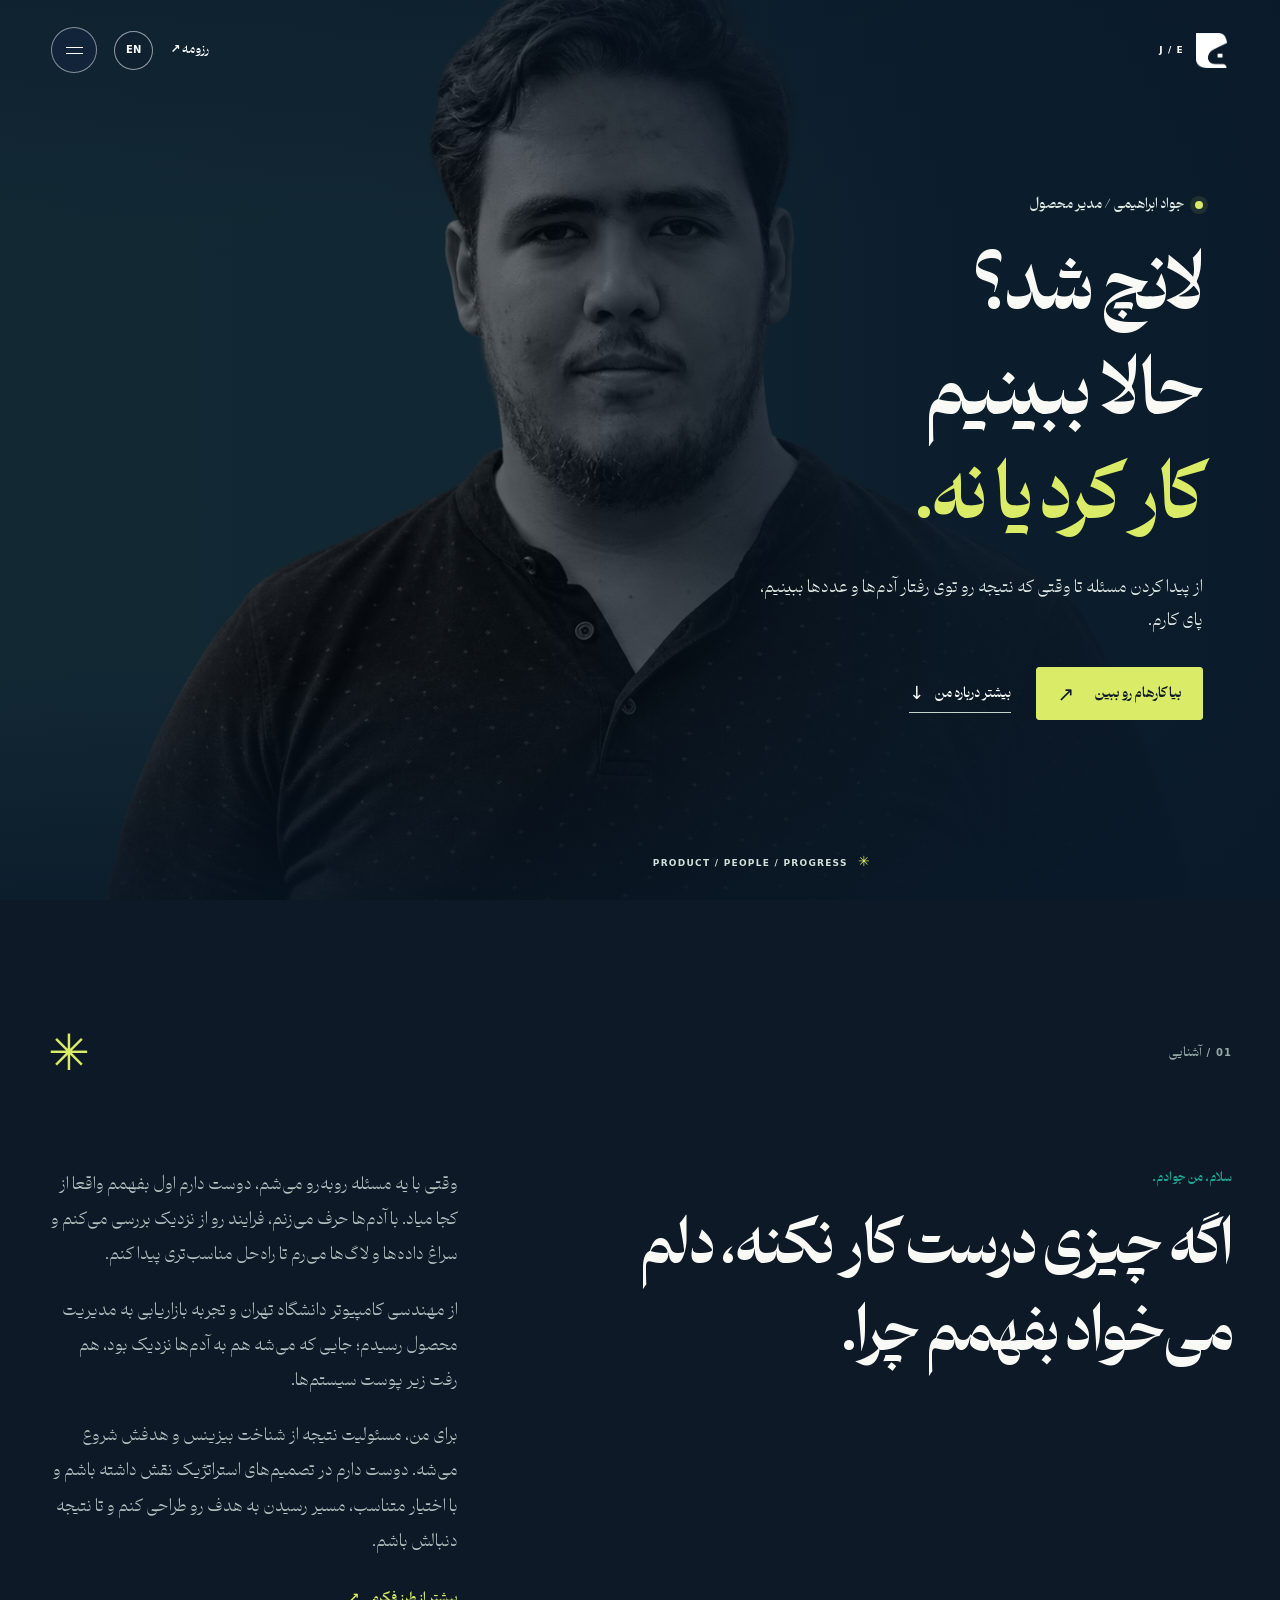
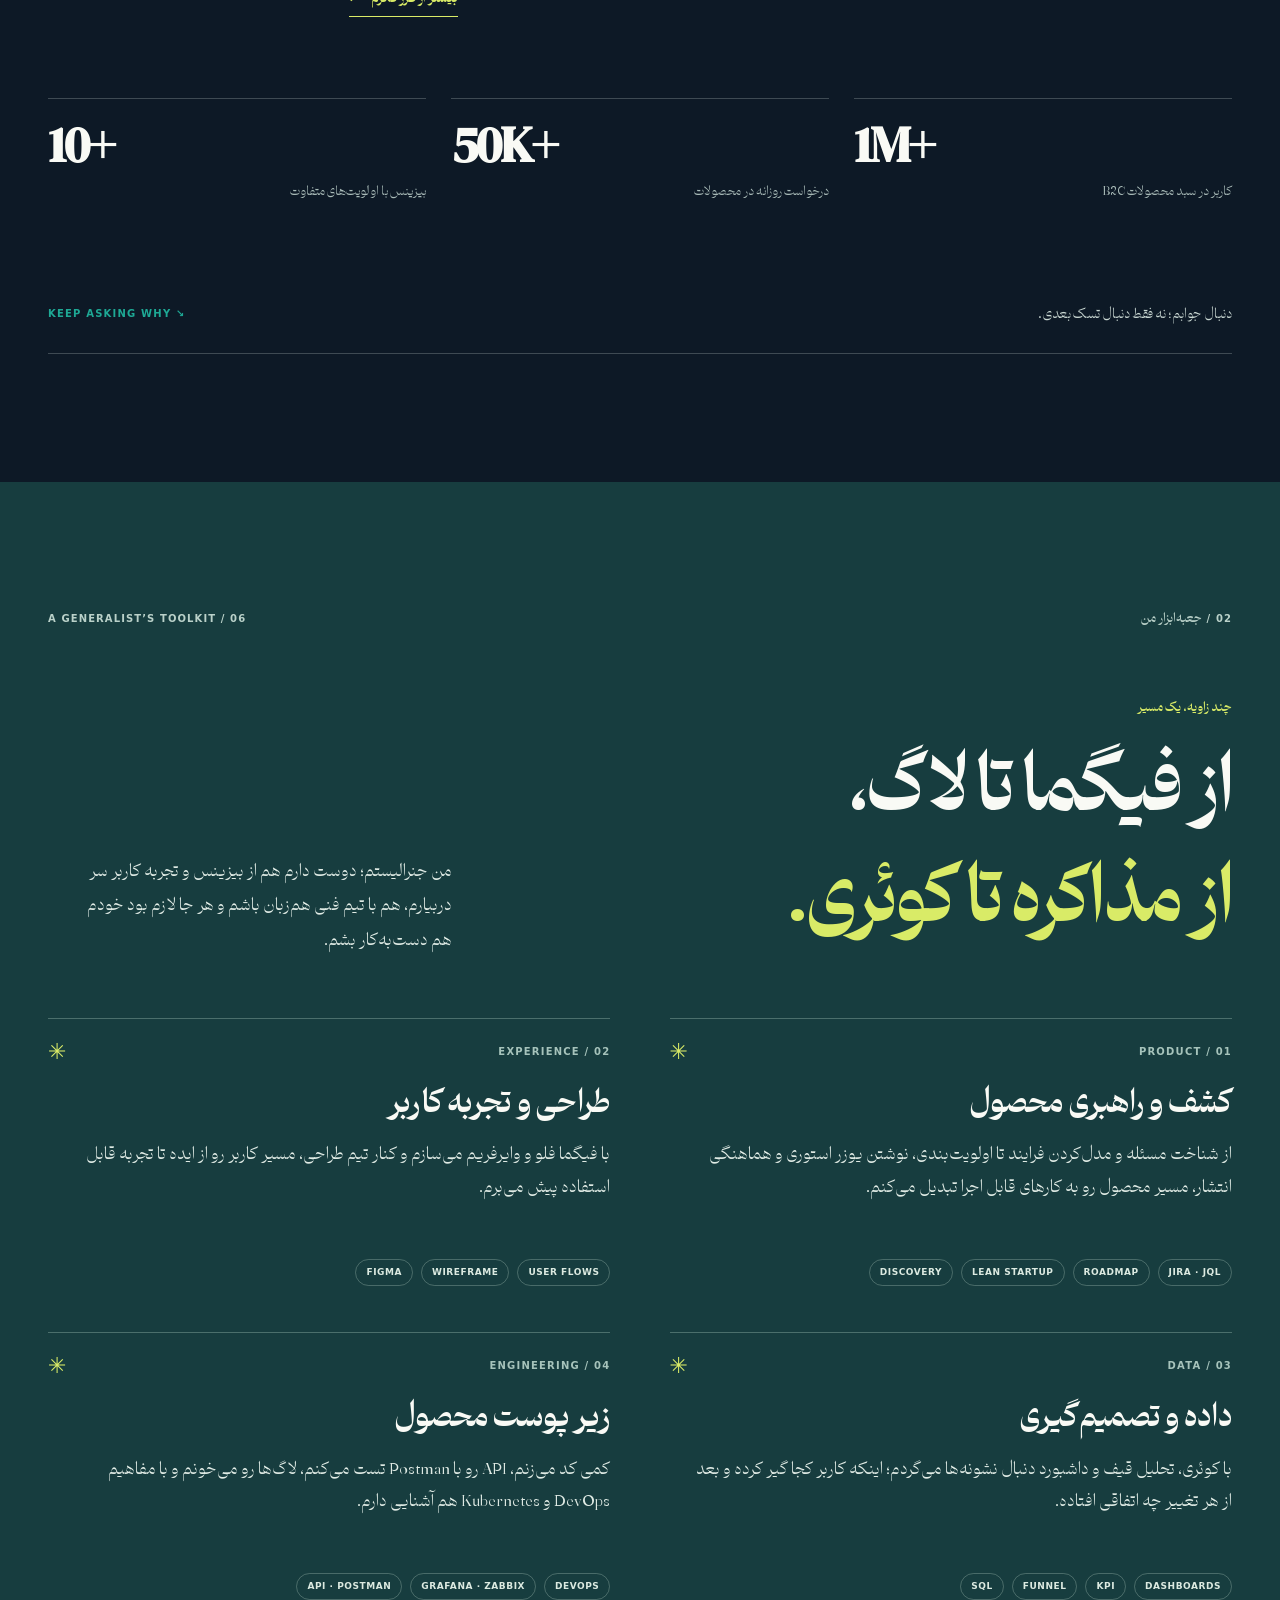
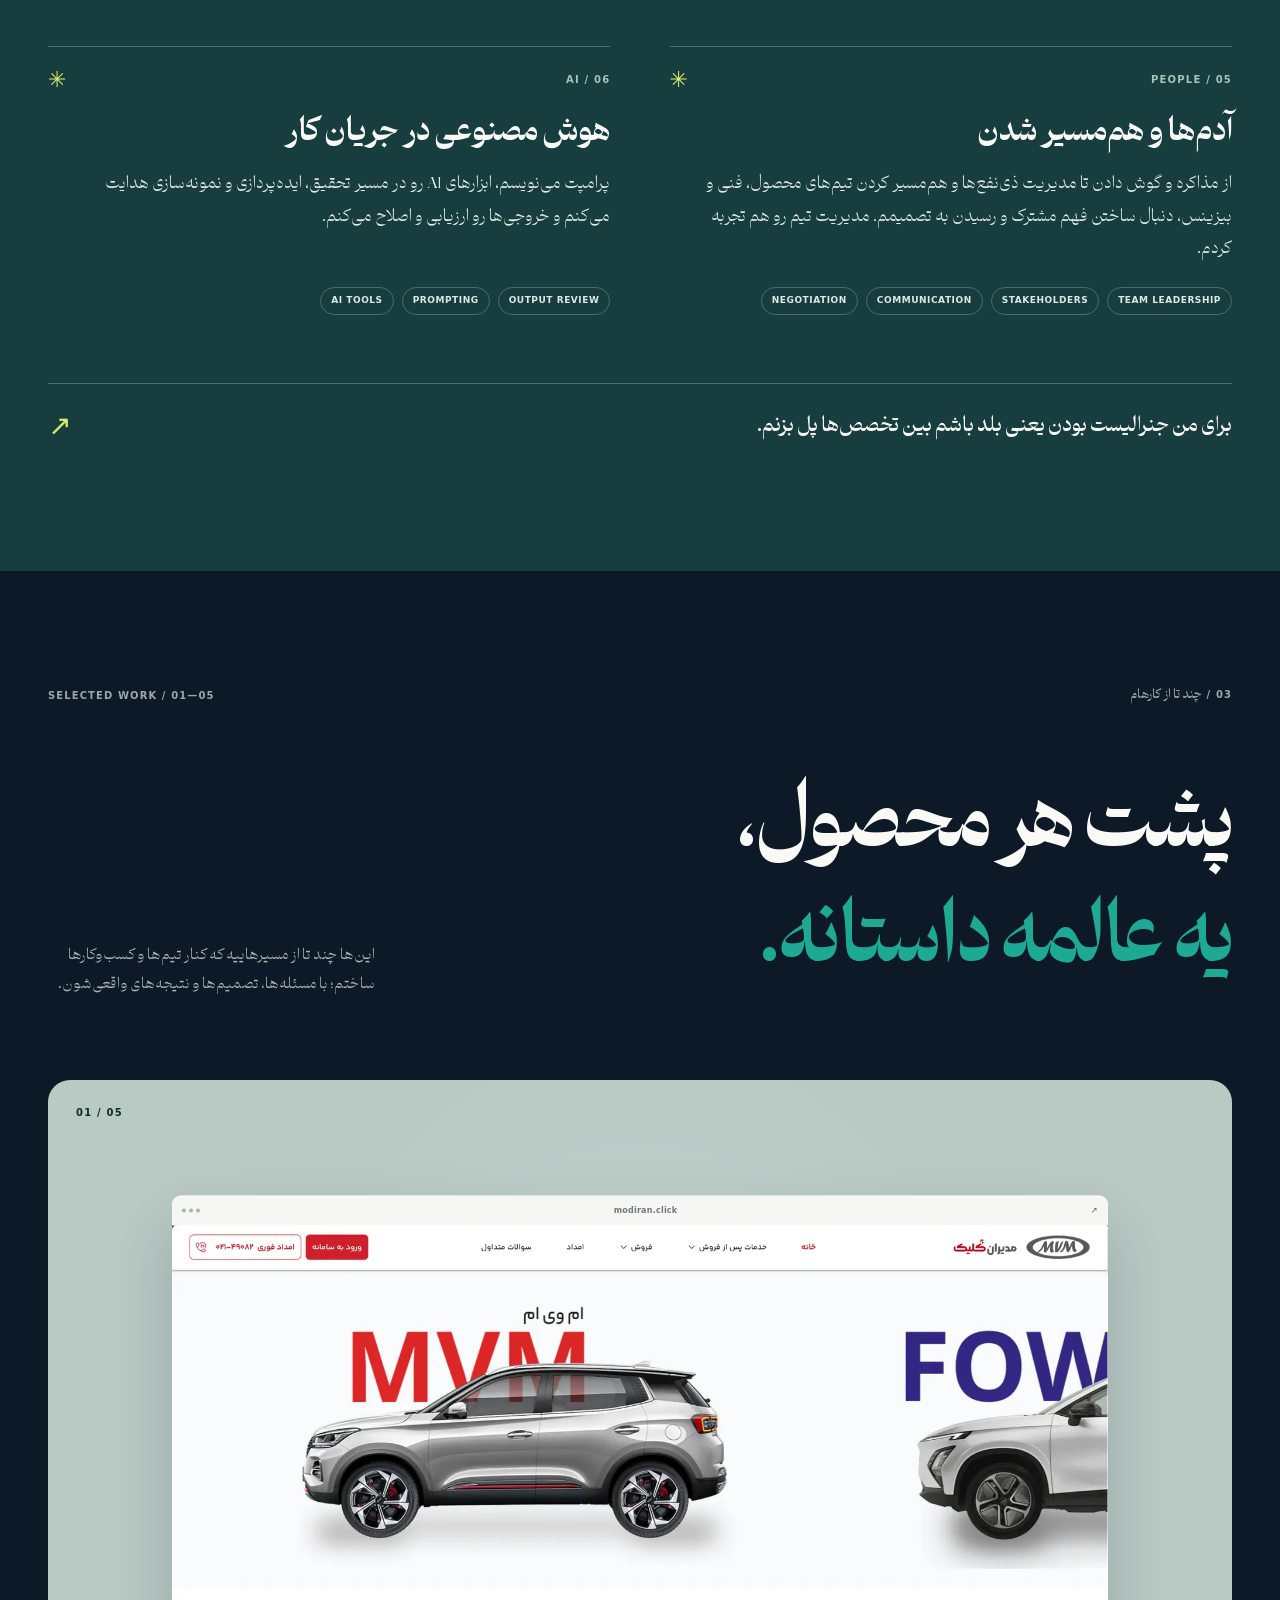
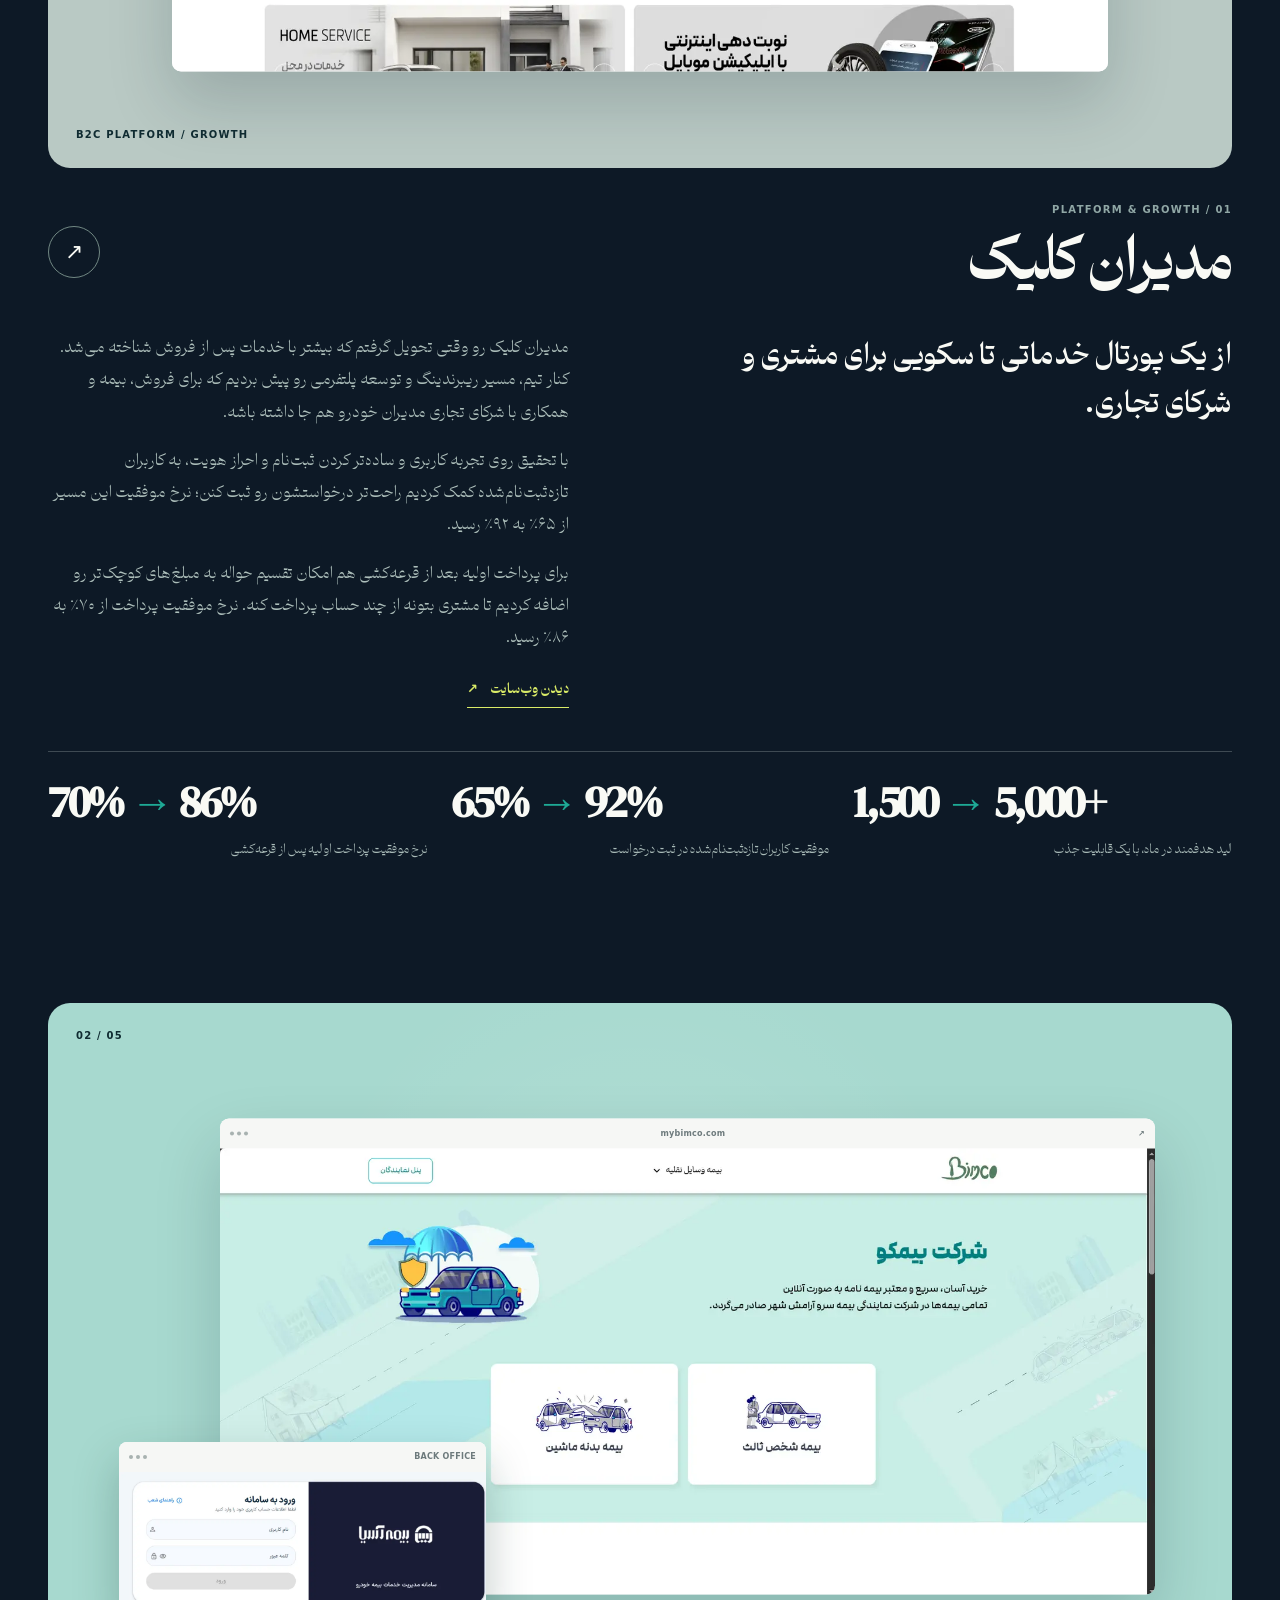
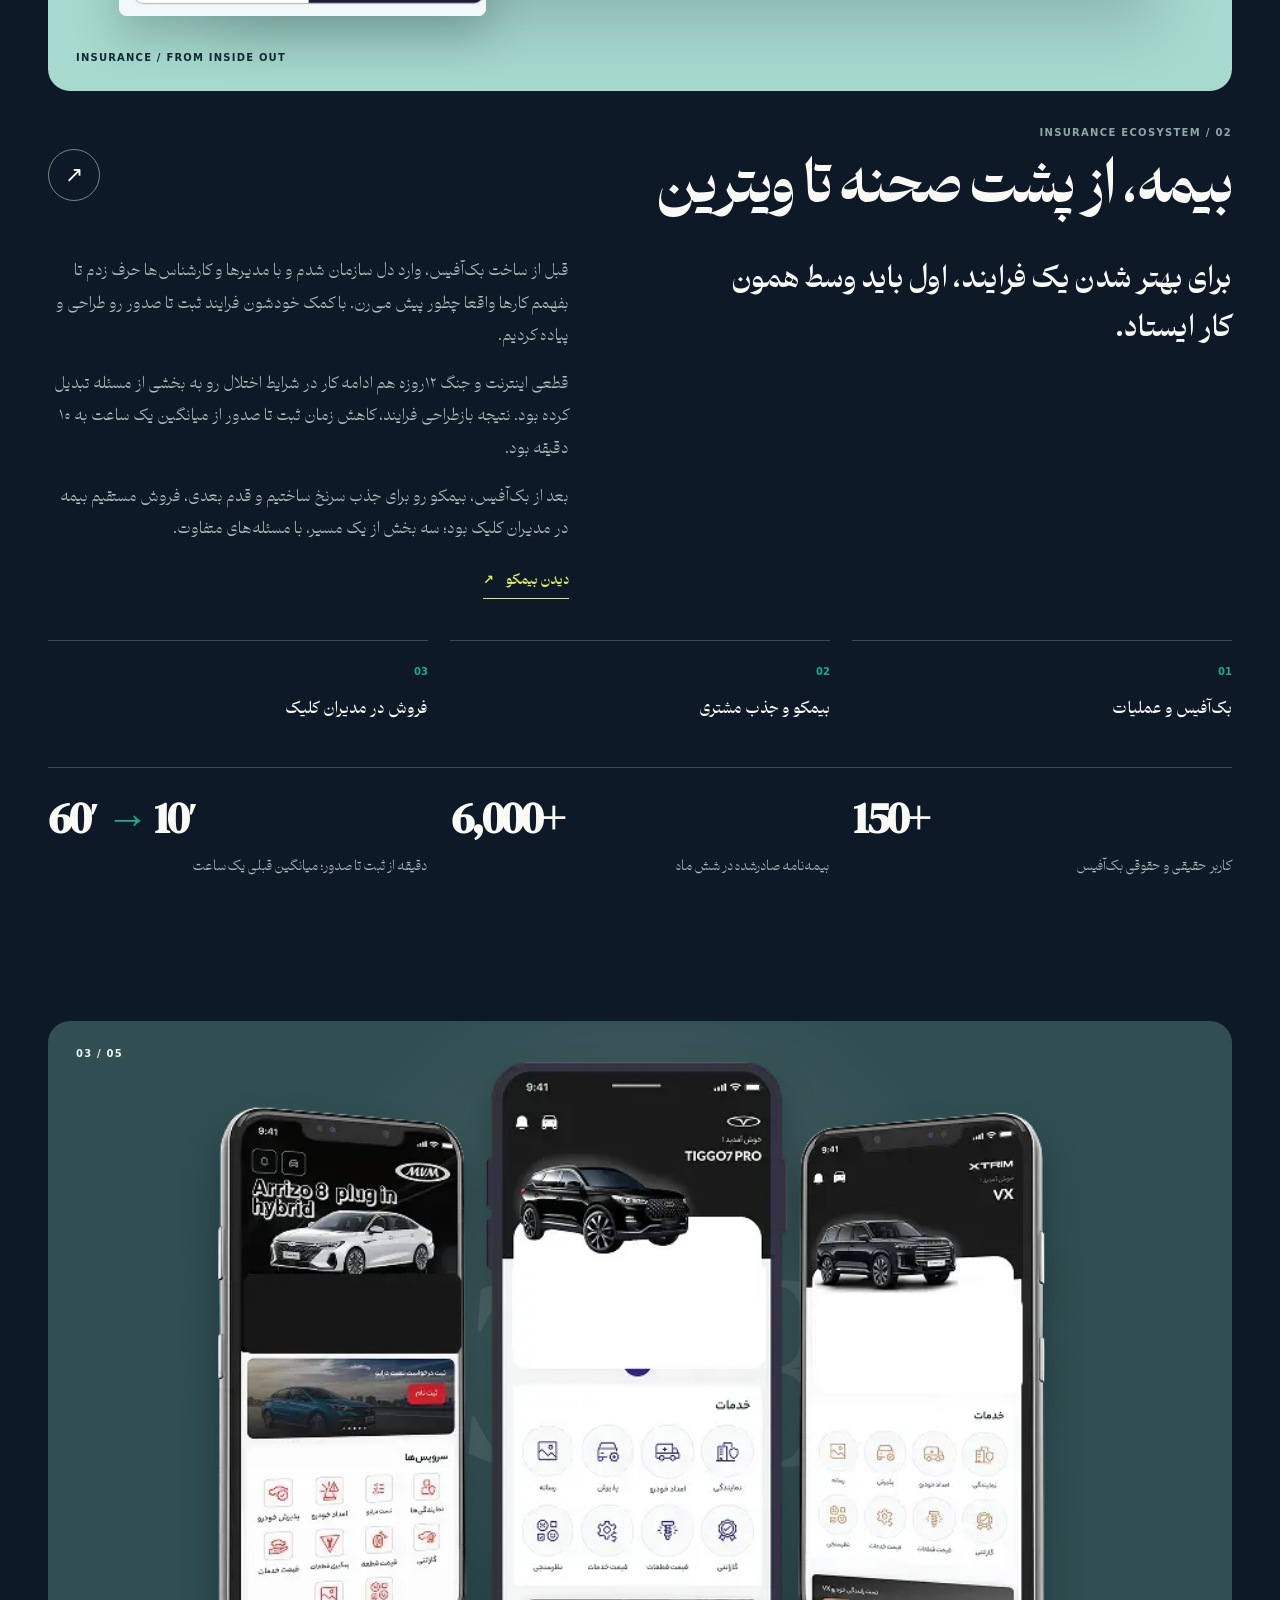
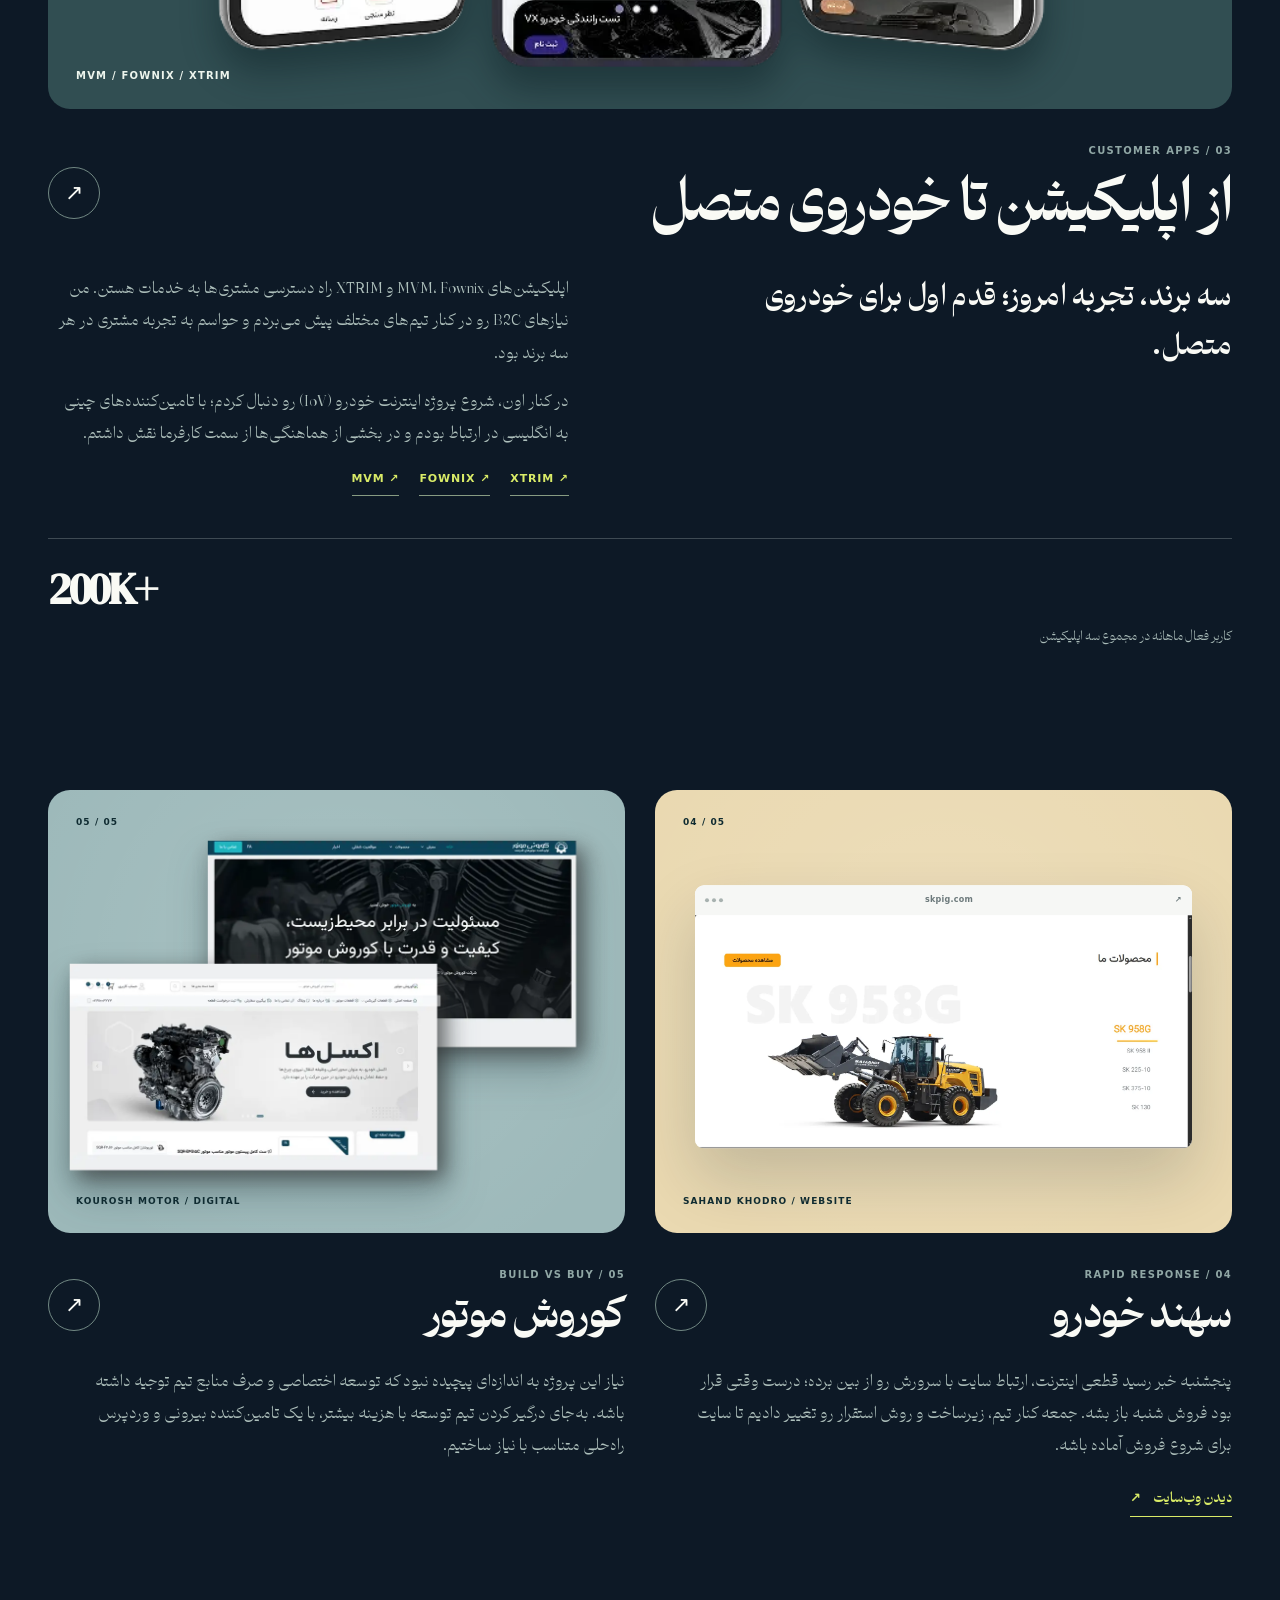
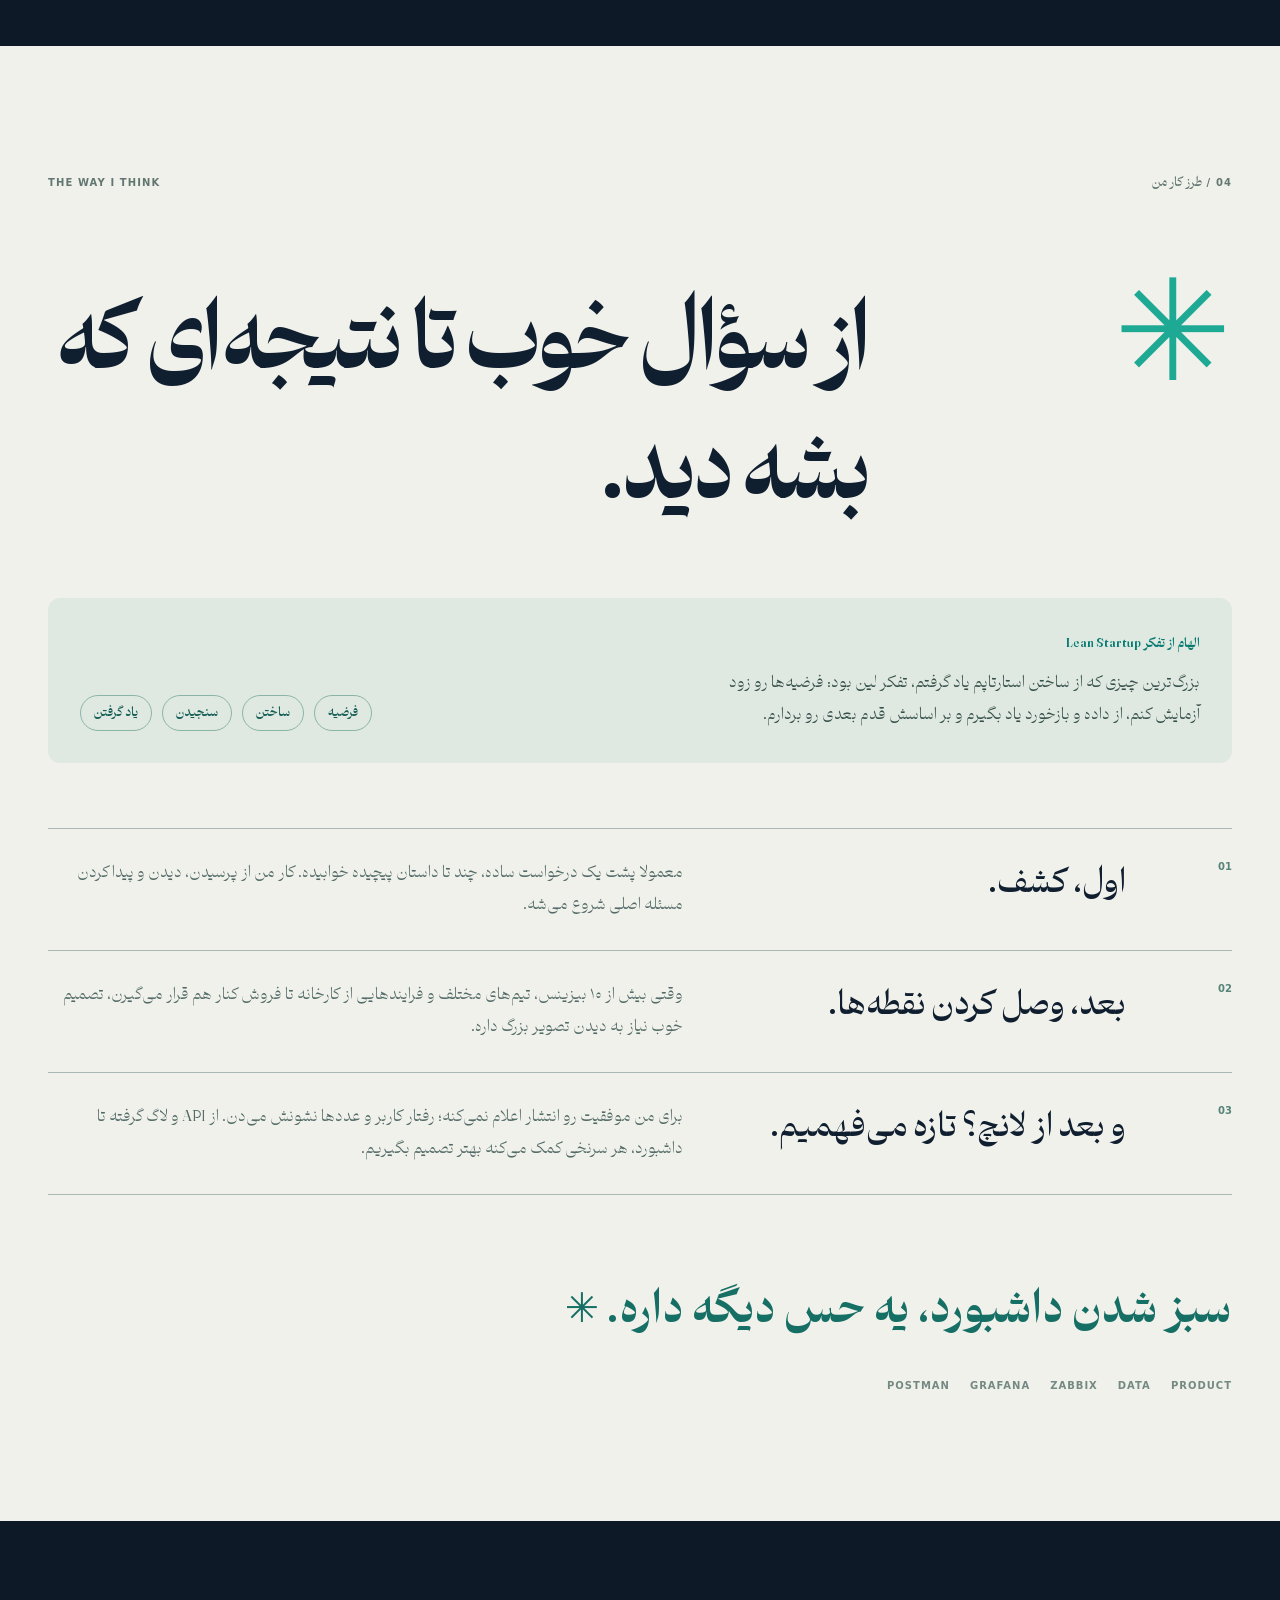
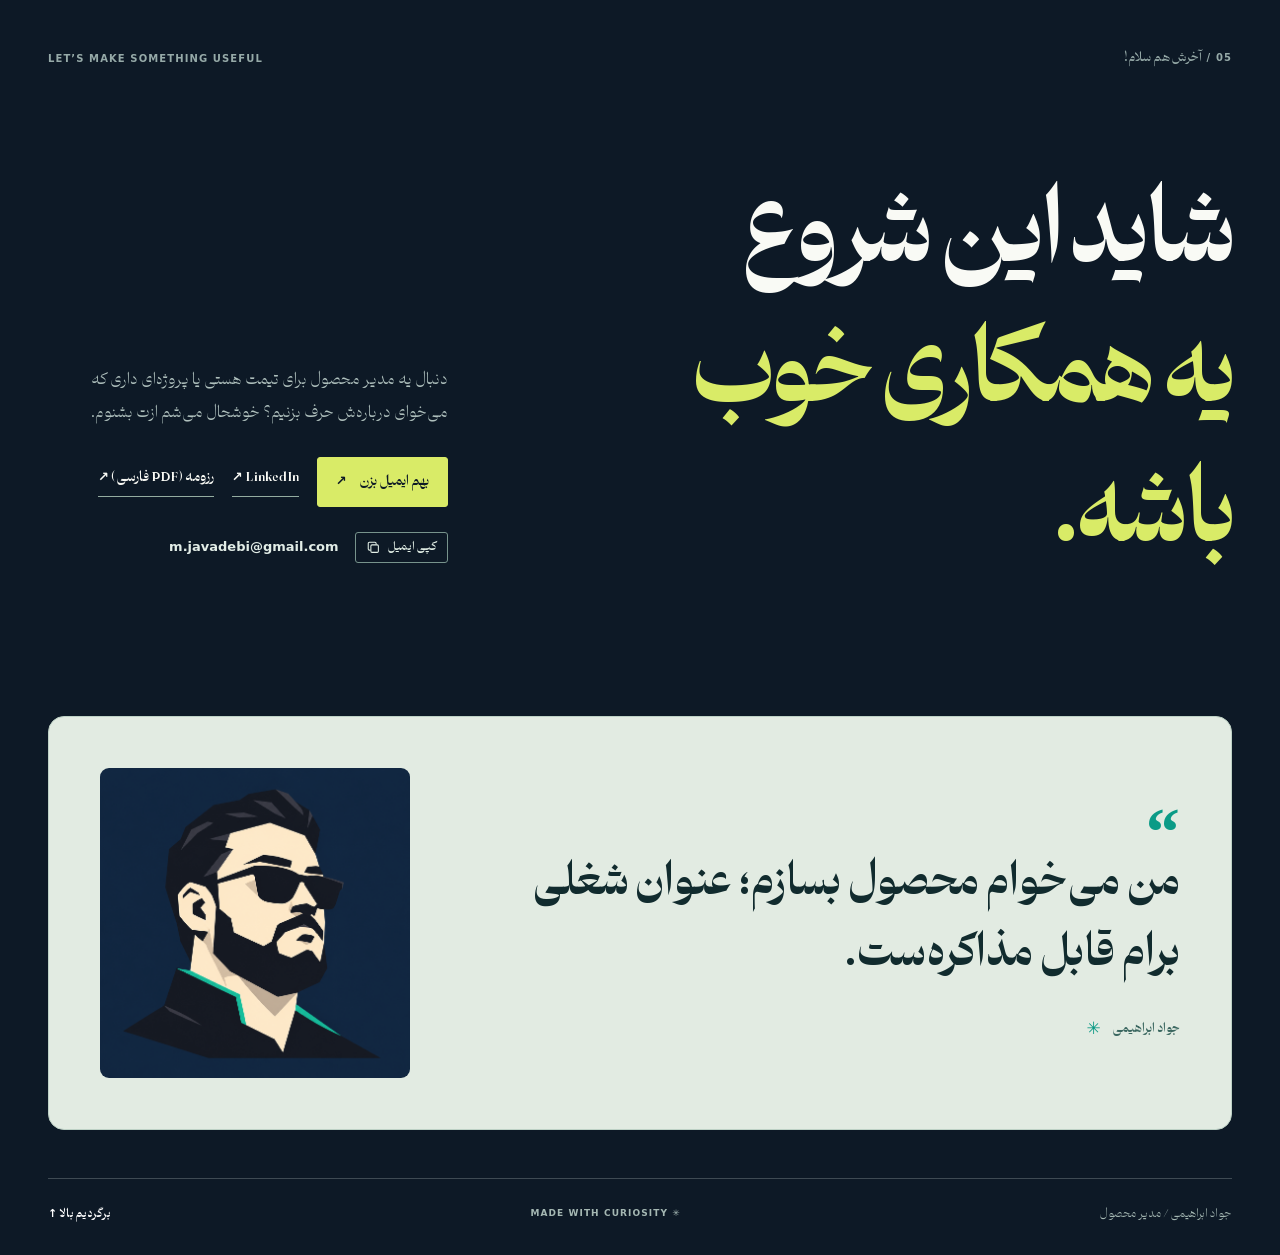
<file: index.html>
<!doctype html>
<html lang="fa" dir="rtl" class="no-js">
<head>
  <meta charset="utf-8">
  <meta name="viewport" content="width=device-width, initial-scale=1">
  <meta name="theme-color" content="#101f30">
  <meta name="description" content="جواد ابراهیمی، مدیر محصول؛ از پیدا کردن سؤال درست تا دیدن نتیجه در دنیای واقعی.">
  <meta property="og:type" content="website">
  <meta property="og:title" content="جواد ابراهیمی — مدیر محصول">
  <meta property="og:description" content="محصول، آدم‌ها و کمی کنجکاویِ بی‌پایان.">
  <link rel="icon" type="image/png" href="./assets/images/brand-dark.png">
  <link rel="preload" href="./assets/fonts/Doran-VF.ttf" as="font" type="font/ttf" crossorigin>
  <link rel="preload" href="./assets/portfolio-v3/javad-hero.png" as="image" fetchpriority="high">
  <link rel="stylesheet" href="./styles.css">
  <title>جواد ابراهیمی — مدیر محصول</title>
  <script>document.documentElement.classList.replace('no-js','js');</script>
  <script src="./script.js" defer></script>
</head>
<body>
<a href="#main" class="skip-link" data-i18n="skip">رفتن به محتوای اصلی</a>
<div class="loader" id="loader" aria-hidden="true">
  <div class="loader-top"><img src="./assets/images/brand-light.png" alt=""><span>JAVAD EBRAHIMI / PORTFOLIO</span><span>EST. CURIOSITY</span></div>
  <div class="loader-main" dir="ltr"><span class="loader-outline">javad.</span><span class="loader-fill" id="loader-fill">javad.</span></div>
  <div class="loader-bottom"><span data-i18n="loadingNote">جواد همین دور و براست، صداش کنم بیاد…</span><span dir="ltr"><span id="loader-count">00</span> / 100</span></div>
  <div class="loader-line"><span id="loader-line"></span></div>
</div>
<header class="site-header" id="site-header">
  <a class="mark" href="#top" aria-label="جواد ابراهیمی، صفحه اصلی" data-i18n-aria="homeAria"><img src="./assets/images/brand-light.png" alt=""><span>J / E</span></a>
  <div class="header-right"><a class="header-cv" href="./assets/portfolio-v3/javad-cv-fa.pdf" target="_blank" rel="noopener noreferrer"><span data-i18n="cv">رزومه</span> ↗</a><button class="lang-switch" id="language-toggle" type="button" aria-label="Switch to English">EN</button><button class="menu-button" id="menu-toggle" type="button" aria-label="باز کردن منو" aria-expanded="false" aria-controls="site-menu"><span></span><span></span></button></div>
  <nav class="site-menu" id="site-menu" aria-label="منوی اصلی" data-i18n-aria="navAria"><a href="#about"><small>01</small><span data-i18n="navAbout">درباره من</span><b>↗</b></a><a href="#skills"><small>02</small><span data-i18n="navSkills">مهارت‌ها</span><b>↗</b></a><a href="#work"><small>03</small><span data-i18n="navWork">پروژه‌ها</span><b>↗</b></a><a href="#approach"><small>04</small><span data-i18n="navApproach">طرز فکر</span><b>↗</b></a><a href="#contact"><small>05</small><span data-i18n="navContact">ارتباط</span><b>↗</b></a></nav>
</header>
<main id="main">
  <section class="hero" id="top" aria-labelledby="hero-title">
    <div class="hero-content">
      <p class="hero-kicker"><span class="hero-dot" aria-hidden="true"></span><span data-i18n="heroKicker">جواد ابراهیمی / مدیر محصول</span></p>
      <h1 id="hero-title"><span data-i18n="heroLine1">لانچ شد؟</span><br><span data-i18n="heroLine2">حالا ببینیم</span><br><em data-i18n="heroLine3">کار کرد یا نه.</em></h1>
      <p class="hero-lede" data-i18n="heroLede">از پیدا کردن مسئله تا وقتی که نتیجه رو توی رفتار آدم‌ها و عددها ببینیم، پای کارم.</p>
      <div class="hero-actions"><a class="hero-primary" href="#work"><span data-i18n="heroPrimary">بیا کارهام رو ببین</span><span aria-hidden="true">↗</span></a><a class="hero-secondary" href="#about"><span data-i18n="heroSecondary">بیشتر درباره من</span><span aria-hidden="true">↓</span></a></div>
      <p class="hero-signature" dir="ltr">PRODUCT / PEOPLE / PROGRESS <span>✳</span></p>
    </div>
    <div class="hero-portrait"><img src="./assets/portfolio-v3/javad-hero.png" alt="پرتره جواد ابراهیمی" data-i18n-alt="heroPhotoAlt" fetchpriority="high" width="1080" height="700"></div>
  </section>

  <section class="intro section shell" id="about" aria-labelledby="intro-title">
    <div class="section-top reveal"><span>01 / <span data-i18n="aboutLabel">آشنایی</span></span><span class="tiny-star" aria-hidden="true">✳</span></div>
    <div class="intro-grid"><div class="reveal"><p class="eyebrow" data-i18n="introEyebrow">سلام، من جوادم.</p><h2 id="intro-title" data-i18n="introTitle">اگه چیزی درست کار نکنه، دلم می‌خواد بفهمم چرا.</h2></div><div class="intro-copy reveal"><p data-i18n="introBody1">وقتی با یه مسئله روبه‌رو می‌شم، دوست دارم اول بفهمم واقعا از کجا میاد. با آدم‌ها حرف می‌زنم، فرایند رو از نزدیک بررسی می‌کنم و سراغ داده‌ها و لاگ‌ها می‌رم تا راه‌حل مناسب‌تری پیدا کنم.</p><p data-i18n="introBody2">از مهندسی کامپیوتر دانشگاه تهران و تجربه بازاریابی به مدیریت محصول رسیدم؛ جایی که می‌شه هم به آدم‌ها نزدیک بود، هم رفت زیر پوست سیستم‌ها.</p><p data-i18n="introBody3">برای من، مسئولیت نتیجه از شناخت بیزینس و هدفش شروع می‌شه. دوست دارم در تصمیم‌های استراتژیک نقش داشته باشم و با اختیار متناسب، مسیر رسیدن به هدف رو طراحی کنم و تا نتیجه دنبالش باشم.</p><a class="text-link" href="#approach"><span data-i18n="introLink">بیشتر از طرز فکرم</span> <span>↗</span></a></div></div>
    <div class="scale-line reveal"><div><strong dir="ltr"><b data-count="1" data-precision="1" data-suffix="M+">1M+</b></strong><span data-i18n="scaleUsers">کاربر در سبد محصولات B2C</span></div><div><strong dir="ltr"><b data-count="50" data-suffix="K+">50K+</b></strong><span data-i18n="scaleRequests">درخواست روزانه در محصولات</span></div><div><strong dir="ltr"><b data-count="10" data-suffix="+">10+</b></strong><span data-i18n="scaleClients">بیزینس با اولویت‌های متفاوت</span></div></div>
    <div class="intro-foot reveal"><span data-i18n="introFoot">دنبال جوابم؛ نه فقط دنبال تسک بعدی.</span><span dir="ltr">KEEP ASKING WHY ↘</span></div>
  </section>

  <section class="skills section" id="skills" aria-labelledby="skills-title"><div class="shell">
    <div class="section-top skills-top reveal"><span>02 / <span data-i18n="skillsLabel">جعبه‌ابزار من</span></span><span dir="ltr">A GENERALIST’S TOOLKIT / 06</span></div>
    <div class="skills-heading reveal"><div><p class="skills-kicker" data-i18n="skillsKicker">چند زاویه، یک مسیر</p><h2 id="skills-title"><span data-i18n="skillsTitle1">از فیگما تا لاگ،</span><br><em data-i18n="skillsTitle2">از مذاکره تا کوئری.</em></h2></div><p class="skills-intro" data-i18n="skillsIntro">من جنرالیستم؛ دوست دارم هم از بیزینس و تجربه کاربر سر دربیارم، هم با تیم فنی هم‌زبان باشم و هر جا لازم بود خودم هم دست‌به‌کار بشم.</p></div>
    <div class="skills-grid">
      <article class="skill-card reveal"><div class="skill-card-head"><span>01 / PRODUCT</span><span aria-hidden="true">✳</span></div><h3 data-i18n="skillProductTitle">کشف و راهبری محصول</h3><p data-i18n="skillProductBody">از شناخت مسئله و مدل‌کردن فرایند تا اولویت‌بندی، نوشتن یوزر استوری و هماهنگی انتشار، مسیر محصول رو به کارهای قابل اجرا تبدیل می‌کنم.</p><ul class="skill-tags" aria-label="مهارت‌های محصول" data-i18n-aria="skillAriaProduct"><li>DISCOVERY</li><li>LEAN STARTUP</li><li>ROADMAP</li><li>JIRA · JQL</li></ul></article>
      <article class="skill-card reveal"><div class="skill-card-head"><span>02 / EXPERIENCE</span><span aria-hidden="true">✳</span></div><h3 data-i18n="skillDesignTitle">طراحی و تجربه کاربر</h3><p data-i18n="skillDesignBody">با فیگما فلو و وایرفریم می‌سازم و کنار تیم طراحی، مسیر کاربر رو از ایده تا تجربه قابل استفاده پیش می‌برم.</p><ul class="skill-tags" aria-label="مهارت‌های طراحی" data-i18n-aria="skillAriaDesign"><li>FIGMA</li><li>WIREFRAME</li><li>USER FLOWS</li></ul></article>
      <article class="skill-card reveal"><div class="skill-card-head"><span>03 / DATA</span><span aria-hidden="true">✳</span></div><h3 data-i18n="skillDataTitle">داده و تصمیم‌گیری</h3><p data-i18n="skillDataBody">با کوئری، تحلیل قیف و داشبورد دنبال نشونه‌ها می‌گردم؛ اینکه کاربر کجا گیر کرده و بعد از هر تغییر چه اتفاقی افتاده.</p><ul class="skill-tags" aria-label="مهارت‌های داده" data-i18n-aria="skillAriaData"><li>SQL</li><li>FUNNEL</li><li>KPI</li><li>DASHBOARDS</li></ul></article>
      <article class="skill-card reveal"><div class="skill-card-head"><span>04 / ENGINEERING</span><span aria-hidden="true">✳</span></div><h3 data-i18n="skillTechTitle">زیر پوست محصول</h3><p data-i18n="skillTechBody">کمی کد می‌زنم، API رو با Postman تست می‌کنم، لاگ‌ها رو می‌خونم و با مفاهیم DevOps و Kubernetes هم آشنایی دارم.</p><ul class="skill-tags" aria-label="مهارت‌های فنی" data-i18n-aria="skillAriaTech"><li>API · POSTMAN</li><li>GRAFANA · ZABBIX</li><li>DEVOPS</li></ul></article>
      <article class="skill-card reveal"><div class="skill-card-head"><span>05 / PEOPLE</span><span aria-hidden="true">✳</span></div><h3 data-i18n="skillPeopleTitle">آدم‌ها و هم‌مسیر شدن</h3><p data-i18n="skillPeopleBody">از مذاکره و گوش دادن تا مدیریت ذی‌نفع‌ها و هم‌مسیر کردن تیم‌های محصول، فنی و بیزینس، دنبال ساختن فهم مشترک و رسیدن به تصمیمم. مدیریت تیم رو هم تجربه کردم.</p><ul class="skill-tags" aria-label="مهارت‌های کار با آدم‌ها" data-i18n-aria="skillAriaPeople"><li>NEGOTIATION</li><li>COMMUNICATION</li><li>STAKEHOLDERS</li><li>TEAM LEADERSHIP</li></ul></article>
      <article class="skill-card reveal"><div class="skill-card-head"><span>06 / AI</span><span aria-hidden="true">✳</span></div><h3 data-i18n="skillAiTitle">هوش مصنوعی در جریان کار</h3><p data-i18n="skillAiBody">پرامپت می‌نویسم، ابزارهای AI رو در مسیر تحقیق، ایده‌پردازی و نمونه‌سازی هدایت می‌کنم و خروجی‌ها رو ارزیابی و اصلاح می‌کنم.</p><ul class="skill-tags" aria-label="مهارت‌های هوش مصنوعی" data-i18n-aria="skillAriaAi"><li>AI TOOLS</li><li>PROMPTING</li><li>OUTPUT REVIEW</li></ul></article>
    </div>
    <p class="skills-note reveal"><span data-i18n="skillsNote">برای من جنرالیست بودن یعنی بلد باشم بین تخصص‌ها پل بزنم.</span><span aria-hidden="true">↗</span></p>
  </div></section>

  <section class="work section shell" id="work" aria-labelledby="work-title">
    <div class="section-top reveal"><span>03 / <span data-i18n="workLabel">چند تا از کارهام</span></span><span dir="ltr">SELECTED WORK / 01—05</span></div>
    <div class="work-heading reveal"><h2 id="work-title"><span data-i18n="workTitleA">پشت هر محصول،</span><br><em data-i18n="workTitleB">یه عالمه داستانه.</em></h2><p data-i18n="workIntro">این‌ها چند تا از مسیرهاییه که کنار تیم‌ها و کسب‌وکارها ساختم؛ با مسئله‌ها، تصمیم‌ها و نتیجه‌های واقعی‌شون.</p></div>

    <article class="case reveal" id="modiran-case">
      <a class="case-cover cover-click" href="#modiran-story" aria-label="مشاهده داستان مدیران کلیک" data-i18n-aria="clickCoverAria"><div class="cover-no">01 / 05</div><div class="browser-window"><div class="browser-bar" dir="ltr"><span class="dots"><i></i><i></i><i></i></span><span>modiran.click</span><span>↗</span></div><img src="./assets/portfolio-v3/modiran-home.webp" alt="نمای کامل صفحه اصلی مدیران کلیک" data-i18n-alt="clickAlt" loading="lazy"></div><div class="cover-label" dir="ltr">B2C PLATFORM / GROWTH</div><span class="pointer-bubble" aria-hidden="true">↗</span></a>
      <div class="case-title"><div><span class="case-meta">01 / PLATFORM &amp; GROWTH</span><h3 data-i18n="clickTitle">مدیران کلیک</h3></div><span class="case-arrow" aria-hidden="true">↗</span></div>
      <div class="case-story" id="modiran-story"><p class="case-headline" data-i18n="clickHeadline">از یک پورتال خدماتی تا سکویی برای مشتری و شرکای تجاری.</p><div class="case-copy"><p data-i18n="clickBody">مدیران کلیک رو وقتی تحویل گرفتم که بیشتر با خدمات پس از فروش شناخته می‌شد. کنار تیم، مسیر ریبرندینگ و توسعه پلتفرمی رو پیش بردیم که برای فروش، بیمه و همکاری با شرکای تجاری مدیران خودرو هم جا داشته باشه.</p><p data-i18n="clickBody2">با تحقیق روی تجربه کاربری و ساده‌تر کردن ثبت‌نام و احراز هویت، به کاربران تازه‌ثبت‌نام‌شده کمک کردیم راحت‌تر درخواستشون رو ثبت کنن؛ نرخ موفقیت این مسیر از ۶۵٪ به ۹۲٪ رسید.</p><p data-i18n="clickPayment">برای پرداخت اولیه بعد از قرعه‌کشی هم امکان تقسیم حواله به مبلغ‌های کوچک‌تر رو اضافه کردیم تا مشتری بتونه از چند حساب پرداخت کنه. نرخ موفقیت پرداخت از ۷۰٪ به ۸۶٪ رسید.</p><a class="text-link" href="https://modiran.click" target="_blank" rel="noopener noreferrer"><span data-i18n="visit">دیدن وب‌سایت</span> ↗</a></div></div>
      <div class="stats"><div><strong dir="ltr"><b data-count="1500">1,500</b> <i>→</i> <b data-count="5000" data-suffix="+">5,000+</b></strong><span data-i18n="clickStat1">لید هدفمند در ماه، با یک قابلیت جذب</span></div><div><strong dir="ltr"><b data-count="65" data-suffix="%">65%</b> <i>→</i> <b data-count="92" data-suffix="%">92%</b></strong><span data-i18n="clickStat2">موفقیت کاربران تازه‌ثبت‌نام‌شده در ثبت درخواست</span></div><div><strong dir="ltr"><b data-count="70" data-suffix="%">70%</b> <i>→</i> <b data-count="86" data-suffix="%">86%</b></strong><span data-i18n="clickStat3">نرخ موفقیت پرداخت اولیه پس از قرعه‌کشی</span></div></div>
    </article>

    <article class="case reveal" id="insurance-case">
      <a class="case-cover cover-insurance" href="#insurance-story" aria-label="مشاهده داستان بیمه" data-i18n-aria="insuranceCoverAria"><div class="cover-no">02 / 05</div><div class="browser-window"><div class="browser-bar" dir="ltr"><span class="dots"><i></i><i></i><i></i></span><span>mybimco.com</span><span>↗</span></div><img src="./assets/portfolio-v3/mybimco.webp" alt="صفحه اصلی وب‌سایت بیمکو" data-i18n-alt="insuranceAlt" loading="lazy"></div><div class="floating-window"><div class="browser-bar" dir="ltr"><span class="dots"><i></i><i></i><i></i></span><span>BACK OFFICE</span></div><img src="./assets/portfolio-v3/insurance-office.webp" alt="نمای ورود به بک‌آفیس بیمه" data-i18n-alt="officeAlt" loading="lazy"></div><div class="cover-label" dir="ltr">INSURANCE / FROM INSIDE OUT</div><span class="pointer-bubble" aria-hidden="true">↗</span></a>
      <div class="case-title"><div><span class="case-meta">02 / INSURANCE ECOSYSTEM</span><h3 data-i18n="insuranceTitle">بیمه، از پشت صحنه تا ویترین</h3></div><span class="case-arrow" aria-hidden="true">↗</span></div>
      <div class="case-story" id="insurance-story"><p class="case-headline" data-i18n="insuranceHeadline">برای بهتر شدن یک فرایند، اول باید وسط همون کار ایستاد.</p><div class="case-copy"><p data-i18n="insuranceBody">قبل از ساخت بک‌آفیس، وارد دل سازمان شدم و با مدیرها و کارشناس‌ها حرف زدم تا بفهمم کارها واقعا چطور پیش می‌رن. با کمک خودشون فرایند ثبت تا صدور رو طراحی و پیاده کردیم.</p><p data-i18n="insuranceBody2">قطعی اینترنت و جنگ ۱۲روزه هم ادامه کار در شرایط اختلال رو به بخشی از مسئله تبدیل کرده بود. نتیجه بازطراحی فرایند، کاهش زمان ثبت تا صدور از میانگین یک ساعت به ۱۰ دقیقه بود.</p><p data-i18n="insuranceBody3">بعد از بک‌آفیس، بیمکو رو برای جذب سرنخ ساختیم و قدم بعدی، فروش مستقیم بیمه در مدیران کلیک بود؛ سه بخش از یک مسیر، با مسئله‌های متفاوت.</p><a class="text-link" href="https://mybimco.com" target="_blank" rel="noopener noreferrer"><span data-i18n="visitBimco">دیدن بیمکو</span> ↗</a></div></div>
      <div class="case-sequence"><div><span>01</span><b data-i18n="phase1">بک‌آفیس و عملیات</b></div><div><span>02</span><b data-i18n="phase2">بیمکو و جذب مشتری</b></div><div><span>03</span><b data-i18n="phase3">فروش در مدیران کلیک</b></div></div>
      <div class="stats insurance-stats" role="group" aria-label="دستاوردهای محصول بیمه" data-i18n-aria="insuranceStatsAria">
        <div><strong dir="ltr"><b data-count="150" data-suffix="+">150+</b></strong><span data-i18n="insuranceStatUsers">کاربر حقیقی و حقوقی بک‌آفیس</span></div>
        <div><strong dir="ltr"><b data-count="6000" data-suffix="+">6,000+</b></strong><span data-i18n="insuranceStatPolicies">بیمه‌نامه صادرشده در شش ماه</span></div>
        <div><strong dir="ltr"><b data-count="60" data-suffix="′">60′</b> <i>→</i> <b data-count="10" data-suffix="′">10′</b></strong><span data-i18n="insuranceStatTime">دقیقه از ثبت تا صدور؛ میانگین قبلی یک ساعت</span></div>
      </div>
    </article>

    <article class="case reveal" id="apps-case">
      <a class="case-cover cover-apps" href="#apps-story" aria-label="مشاهده داستان اپلیکیشن‌های مشتریان" data-i18n-aria="appsCoverAria"><div class="cover-no">03 / 05</div><div class="cover-giant" aria-hidden="true">3 / 3</div><img class="phone-image" src="./assets/portfolio-v3/apps-masked.webp" alt="سه اپلیکیشن مشتریان با اطلاعات حساب پوشانده‌شده" data-i18n-alt="appsAlt" loading="lazy"><div class="cover-label" dir="ltr">MVM / FOWNIX / XTRIM</div><span class="pointer-bubble" aria-hidden="true">↗</span></a>
      <div class="case-title"><div><span class="case-meta">03 / CUSTOMER APPS</span><h3 data-i18n="appsTitle">از اپلیکیشن تا خودروی متصل</h3></div><span class="case-arrow" aria-hidden="true">↗</span></div>
      <div class="case-story" id="apps-story"><p class="case-headline" data-i18n="appsHeadline">سه برند، تجربه امروز؛ قدم اول برای خودروی متصل.</p><div class="case-copy"><p data-i18n="appsBody">اپلیکیشن‌های MVM، Fownix و XTRIM راه دسترسی مشتری‌ها به خدمات هستن. من نیازهای B2C رو در کنار تیم‌های مختلف پیش می‌بردم و حواسم به تجربه مشتری در هر سه برند بود.</p><p data-i18n="appsIov">در کنار اون، شروع پروژه اینترنت خودرو (IoV) رو دنبال کردم؛ با تامین‌کننده‌های چینی به انگلیسی در ارتباط بودم و در بخشی از هماهنگی‌ها از سمت کارفرما نقش داشتم.</p><div class="inline-links" dir="ltr"><a href="https://app.mvmco.ir" target="_blank" rel="noopener noreferrer">MVM ↗</a><a href="https://app.fownix.com" target="_blank" rel="noopener noreferrer">FOWNIX ↗</a><a href="https://app.xtrimcars.com" target="_blank" rel="noopener noreferrer">XTRIM ↗</a></div></div></div>
      <div class="stats one-stat"><div><strong dir="ltr"><b data-count="200" data-suffix="K+">200K+</b></strong><span data-i18n="appsStat">کاربر فعال ماهانه در مجموع سه اپلیکیشن</span></div></div>
    </article>

    <div class="paired-cases"><article class="case reveal" id="sahand-case"><a class="case-cover cover-sahand" href="#sahand-story" aria-label="مشاهده پروژه وب‌سایت سهند خودرو" data-i18n-aria="sahandAria"><div class="cover-no">04 / 05</div><div class="browser-window"><div class="browser-bar" dir="ltr"><span class="dots"><i></i><i></i><i></i></span><span>skpig.com</span><span>↗</span></div><img src="./assets/portfolio-v3/industrial.webp" alt="نمای کامل بخش محصولات وب‌سایت سهند خودرو" data-i18n-alt="sahandAlt" loading="lazy"></div><div class="cover-label" dir="ltr">SAHAND KHODRO / WEBSITE</div><span class="pointer-bubble" aria-hidden="true">↗</span></a><div class="case-title"><div><span class="case-meta">04 / RAPID RESPONSE</span><h3 data-i18n="sahandTitle">سهند خودرو</h3></div><span class="case-arrow" aria-hidden="true">↗</span></div><div id="sahand-story" class="small-story"><p data-i18n="sahandBody">پنجشنبه خبر رسید قطعی اینترنت، ارتباط سایت با سرورش رو از بین برده؛ درست وقتی قرار بود فروش شنبه باز بشه. جمعه کنار تیم، زیرساخت و روش استقرار رو تغییر دادیم تا سایت برای شروع فروش آماده باشه.</p><a class="text-link" href="https://skpig.com" target="_blank" rel="noopener noreferrer"><span data-i18n="visit">دیدن وب‌سایت</span> ↗</a></div></article>
    <article class="case reveal" id="kourosh-case"><a class="case-cover cover-kourosh" href="#kourosh-story" aria-label="مشاهده پروژه کوروش موتور" data-i18n-aria="kouroshAria"><div class="cover-no">05 / 05</div><img class="kourosh-first" src="./assets/portfolio-v3/kourosh-corporate.webp" alt="نمای وب‌سایت شرکتی کوروش موتور" data-i18n-alt="kouroshAlt" loading="lazy"><img class="kourosh-second" src="./assets/portfolio-v3/kourosh-shop.webp" alt="نمای فروشگاه کوروش موتور" data-i18n-alt="kouroshShopAlt" loading="lazy"><div class="cover-label" dir="ltr">KOUROSH MOTOR / DIGITAL</div><span class="pointer-bubble" aria-hidden="true">↗</span></a><div class="case-title"><div><span class="case-meta">05 / BUILD VS BUY</span><h3 data-i18n="kouroshTitle">کوروش موتور</h3></div><span class="case-arrow" aria-hidden="true">↗</span></div><div id="kourosh-story" class="small-story"><p data-i18n="kouroshBody">نیاز این پروژه به اندازه‌ای پیچیده نبود که توسعه اختصاصی و صرف منابع تیم توجیه داشته باشه. به‌جای درگیر کردن تیم توسعه با هزینه بیشتر، با یک تامین‌کننده بیرونی و وردپرس راه‌حلی متناسب با نیاز ساختیم.</p></div></article></div>
  </section>

  <section class="approach section" id="approach" aria-labelledby="approach-title"><div class="shell"><div class="section-top reveal"><span>04 / <span data-i18n="approachLabel">طرز کار من</span></span><span dir="ltr">THE WAY I THINK</span></div><div class="approach-heading reveal"><span class="approach-star">✳</span><h2 id="approach-title" data-i18n="approachTitle">از سؤال خوب تا نتیجه‌ای که بشه دید.</h2></div><div class="lean-framework reveal"><div><span class="lean-label" data-i18n="leanLabel">الهام از تفکر Lean Startup</span><p data-i18n="leanBody">بزرگ‌ترین چیزی که از ساختن استارتاپم یاد گرفتم، تفکر لین بود: فرضیه‌ها رو زود آزمایش کنم، از داده و بازخورد یاد بگیرم و بر اساسش قدم بعدی رو بردارم.</p></div><ol class="lean-steps"><li data-i18n="leanHypothesis">فرضیه</li><li data-i18n="leanBuild">ساختن</li><li data-i18n="leanMeasure">سنجیدن</li><li data-i18n="leanLearn">یاد گرفتن</li></ol></div><div class="approach-list"><div class="approach-row reveal"><span>01</span><h3 data-i18n="approach1Title">اول، کشف.</h3><p data-i18n="approach1Body">معمولا پشت یک درخواست ساده، چند تا داستان پیچیده خوابیده. کار من از پرسیدن، دیدن و پیدا کردن مسئله اصلی شروع می‌شه.</p></div><div class="approach-row reveal"><span>02</span><h3 data-i18n="approach2Title">بعد، وصل کردن نقطه‌ها.</h3><p data-i18n="approach2Body">وقتی بیش از ۱۰ بیزینس، تیم‌های مختلف و فرایندهایی از کارخانه تا فروش کنار هم قرار می‌گیرن، تصمیم خوب نیاز به دیدن تصویر بزرگ داره.</p></div><div class="approach-row reveal"><span>03</span><h3 data-i18n="approach3Title">و بعد از لانچ؟ تازه می‌فهمیم.</h3><p data-i18n="approach3Body">برای من موفقیت رو انتشار اعلام نمی‌کنه؛ رفتار کاربر و عددها نشونش می‌دن. از API و لاگ گرفته تا داشبورد، هر سرنخی کمک می‌کنه بهتر تصمیم بگیریم.</p></div></div><p class="approach-punch reveal" data-i18n="punch">سبز شدن داشبورد، یه حس دیگه داره. <span>✳</span></p><div class="tool-line reveal"><span>POSTMAN</span><span>GRAFANA</span><span>ZABBIX</span><span>DATA</span><span>PRODUCT</span></div></div></section>

  <section class="contact section shell" id="contact" aria-labelledby="contact-title"><div class="section-top reveal"><span>05 / <span data-i18n="contactLabel">آخرش هم سلام!</span></span><span dir="ltr">LET’S MAKE SOMETHING USEFUL</span></div><div class="contact-grid reveal"><h2 id="contact-title"><span data-i18n="contactTitle1">شاید این شروع</span><br><em data-i18n="contactTitle2">یه همکاری خوب باشه.</em></h2><div><p data-i18n="contactBody">دنبال یه مدیر محصول برای تیمت هستی یا پروژه‌ای داری که می‌خوای درباره‌ش حرف بزنیم؟ خوشحال می‌شم ازت بشنوم.</p><div class="contact-links"><a href="mailto:m.javadebi@gmail.com"><span data-i18n="contactMail">بهم ایمیل بزن</span> ↗</a><a href="https://www.linkedin.com/in/ebrahimi-javad" target="_blank" rel="noopener noreferrer">LinkedIn ↗</a><a href="./assets/portfolio-v3/javad-cv-fa.pdf" target="_blank" rel="noopener noreferrer"><span data-i18n="cvFull">رزومه (PDF فارسی)</span> ↗</a></div><div class="contact-email" dir="ltr"><span class="email-address" id="email-address">m.javadebi@gmail.com</span><button class="copy-email" id="copy-email" type="button" aria-label="کپی کردن آدرس ایمیل" data-i18n-aria="copyEmailAria"><svg viewBox="0 0 20 20" fill="none" aria-hidden="true"><rect x="6.5" y="6.5" width="10" height="10" rx="1.5" stroke="currentColor" stroke-width="1.4"/><path d="M13.5 6V4.5A1.5 1.5 0 0 0 12 3H4.5A1.5 1.5 0 0 0 3 4.5V12A1.5 1.5 0 0 0 4.5 13.5H6" stroke="currentColor" stroke-width="1.4"/></svg><span data-i18n="copyEmail">کپی ایمیل</span></button></div><p class="email-copy-status" id="email-copy-status" role="status" aria-live="polite"></p></div></div><figure class="quote-card reveal"><div class="quote-portrait"><img src="./assets/portfolio-v3/javad-quote.png" alt="تصویرسازی چهره جواد ابراهیمی" data-i18n-alt="quotePortraitAlt" width="1254" height="1254" loading="lazy"></div><blockquote class="quote-content"><span class="quote-mark" aria-hidden="true">“</span><p data-i18n="personalQuote">من می‌خوام محصول بسازم؛ عنوان شغلی برام قابل مذاکره‌ست.</p><footer><span data-i18n="quoteName">جواد ابراهیمی</span><span aria-hidden="true">✳</span></footer></blockquote></figure><div class="footer-bottom"><span data-i18n="footerName">جواد ابراهیمی / مدیر محصول</span><span dir="ltr">MADE WITH CURIOSITY ✳</span><a href="#top"><span data-i18n="backTop">برگردیم بالا</span> ↑</a></div></section>
</main>
</body>
</html>
</file>
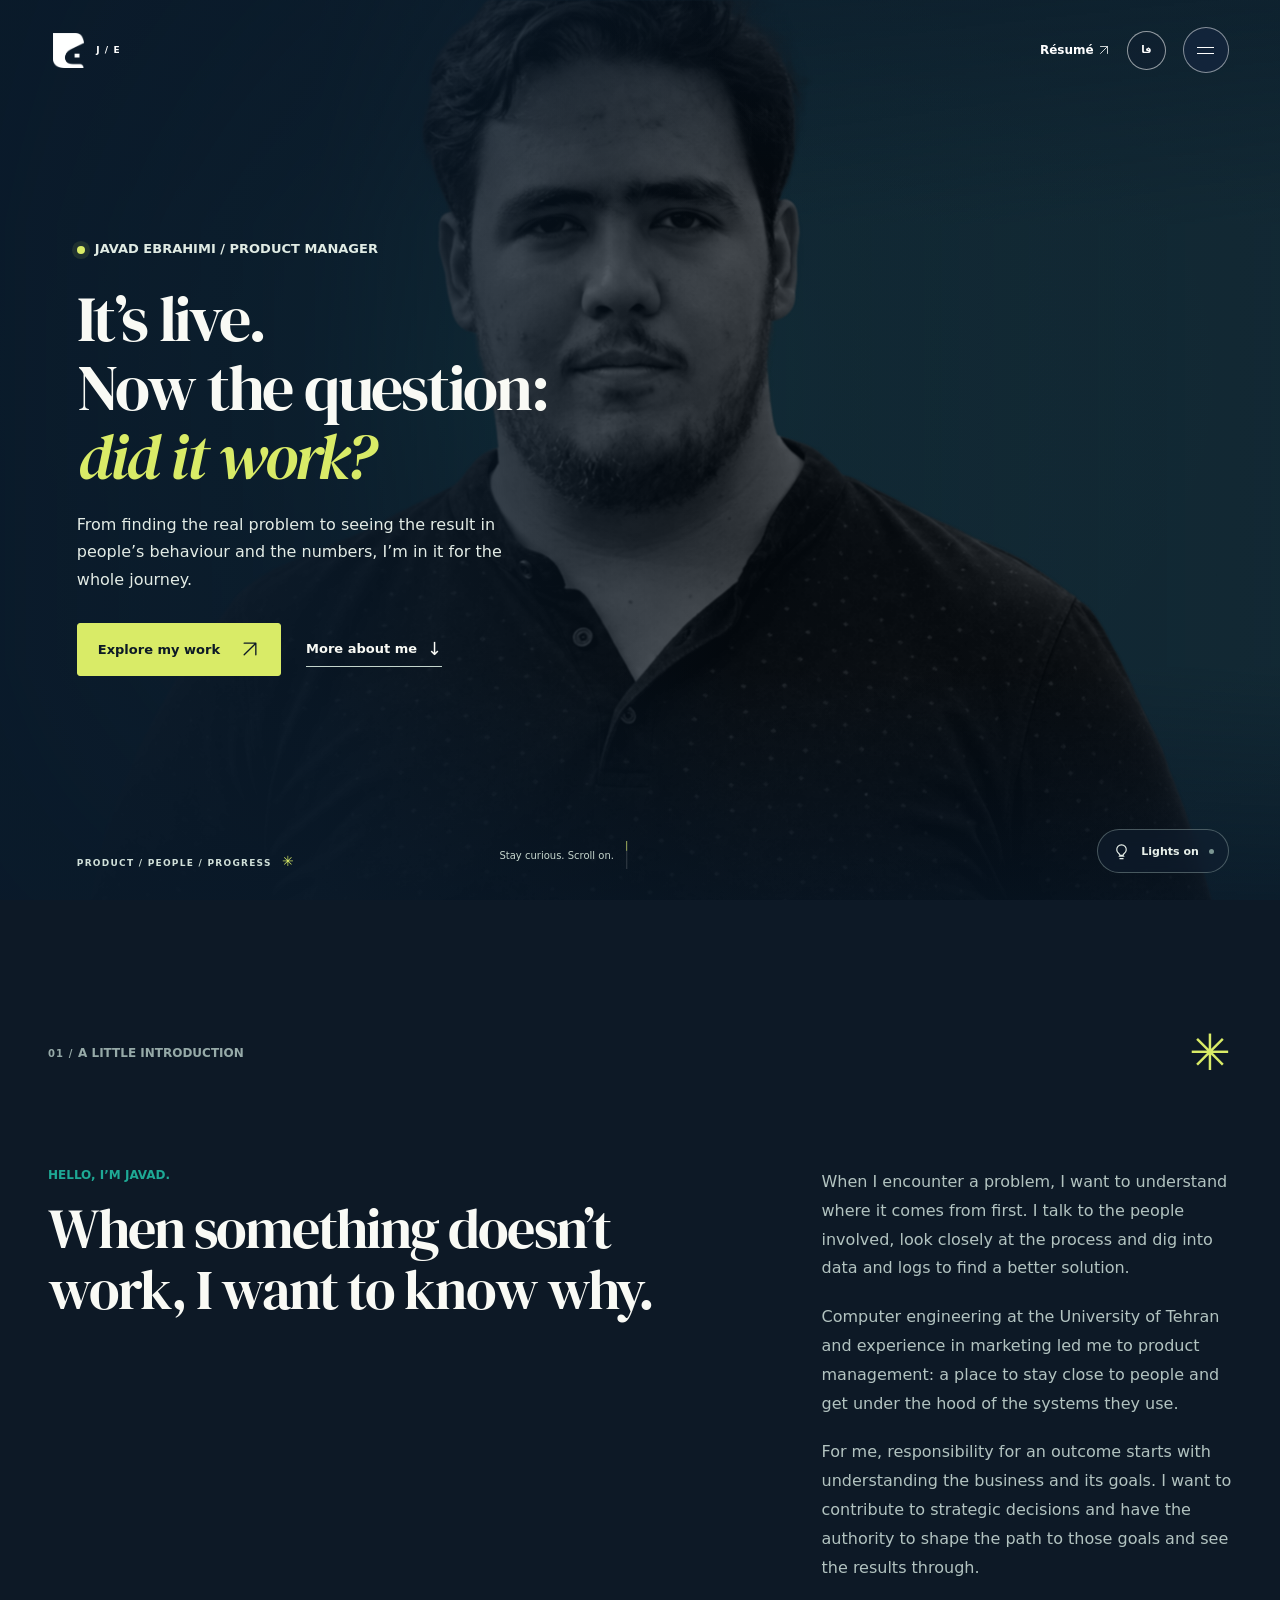
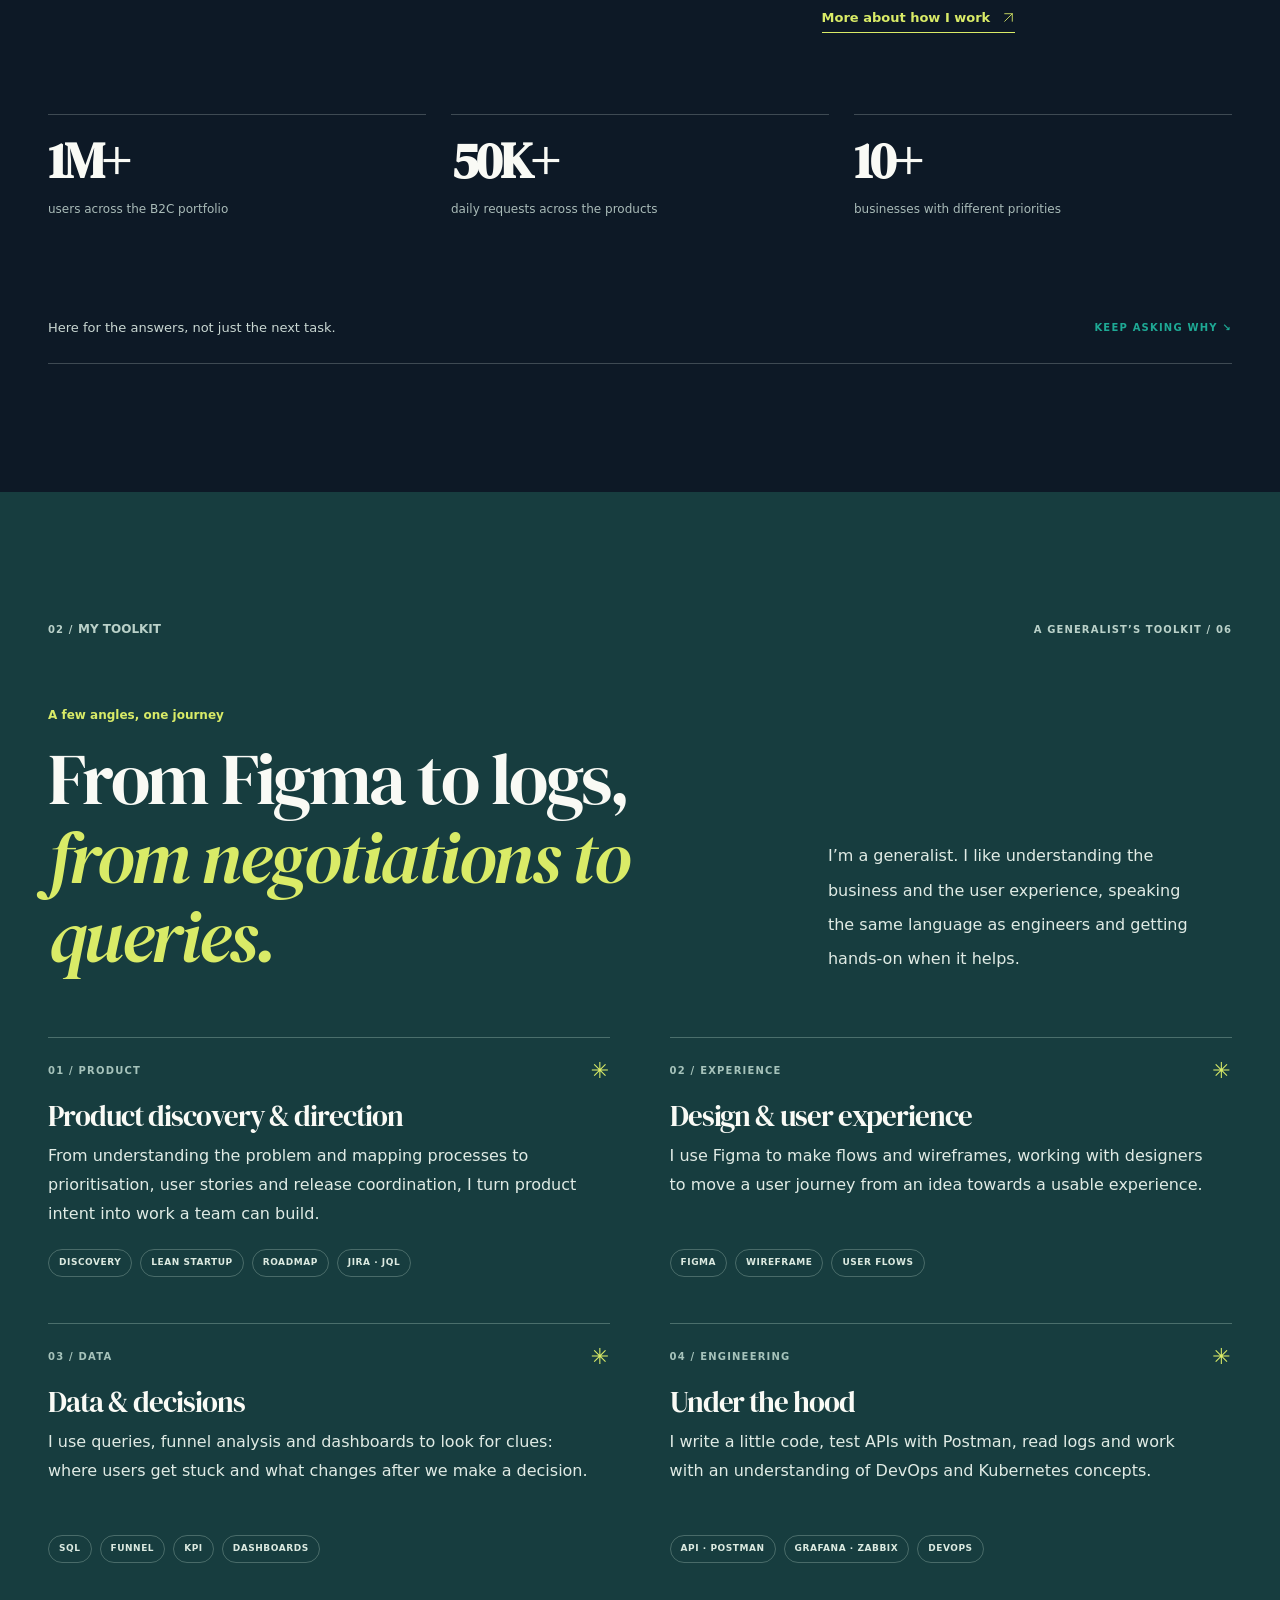
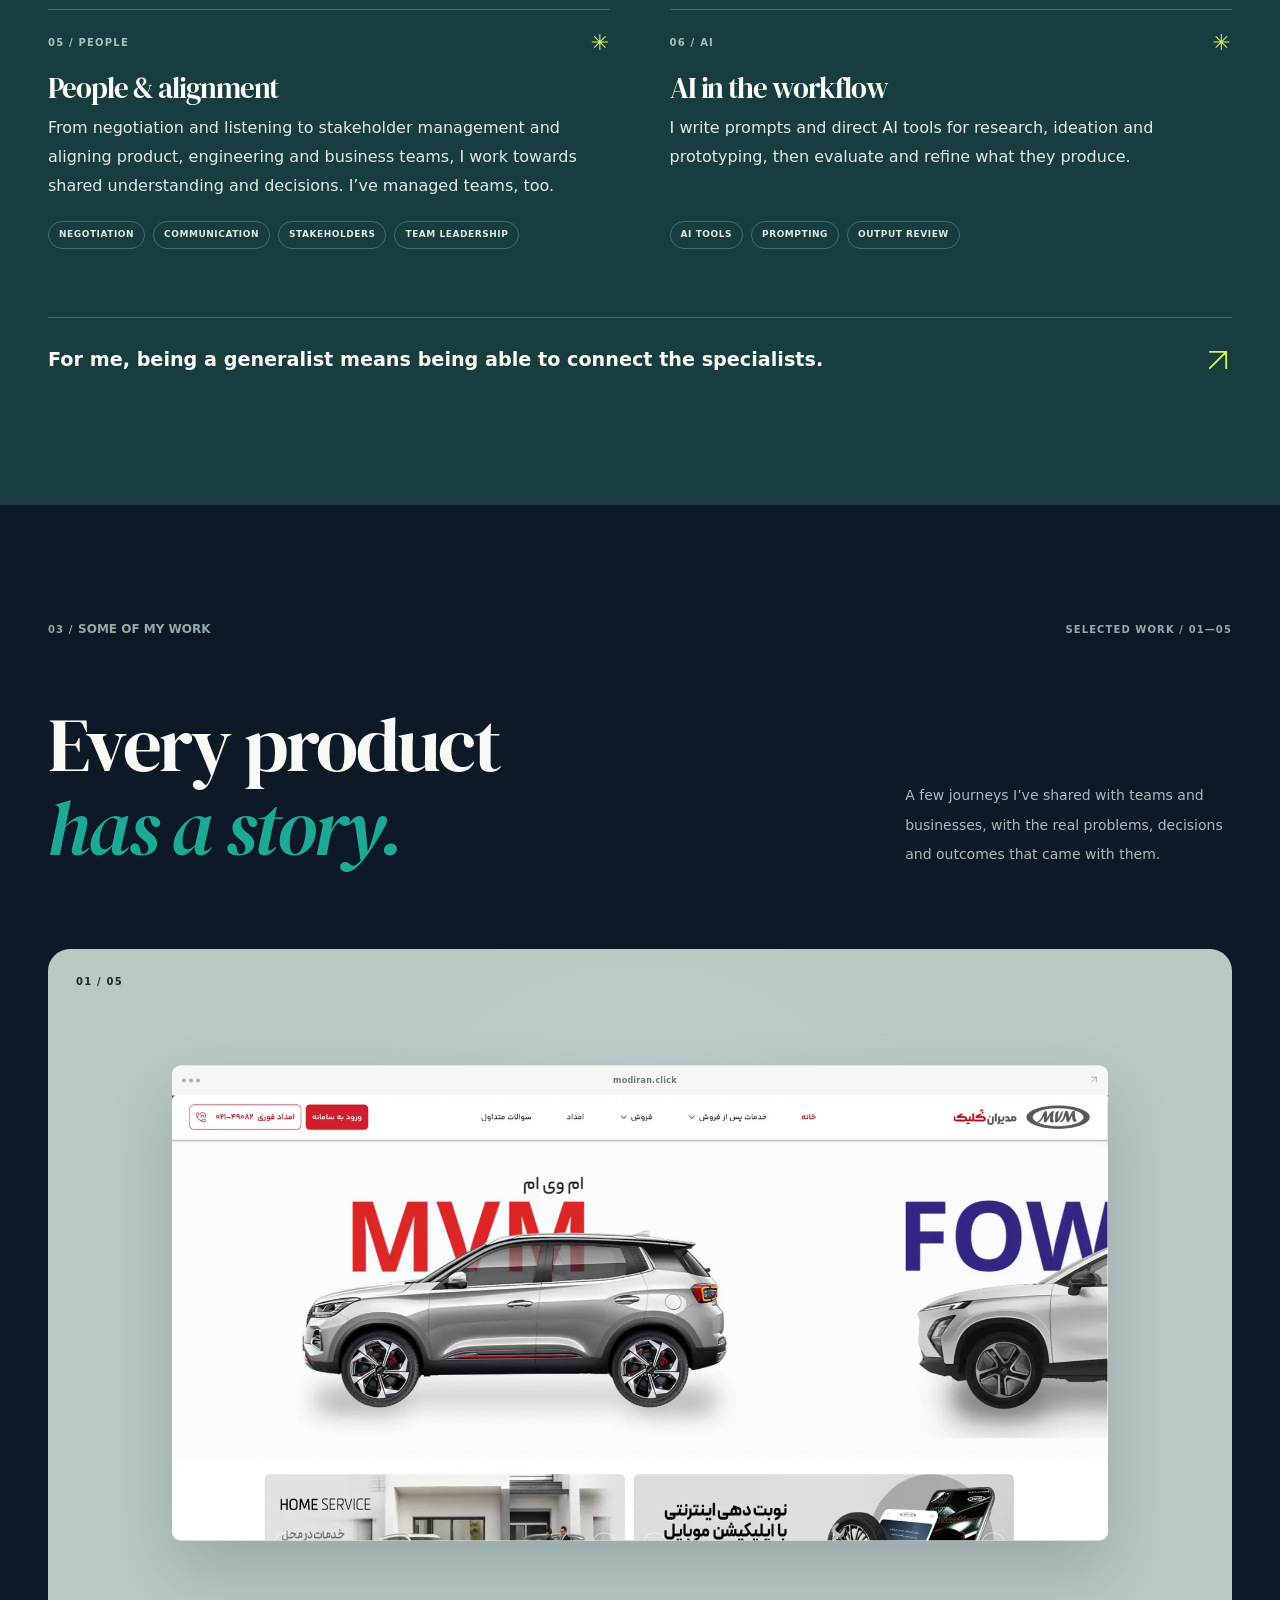
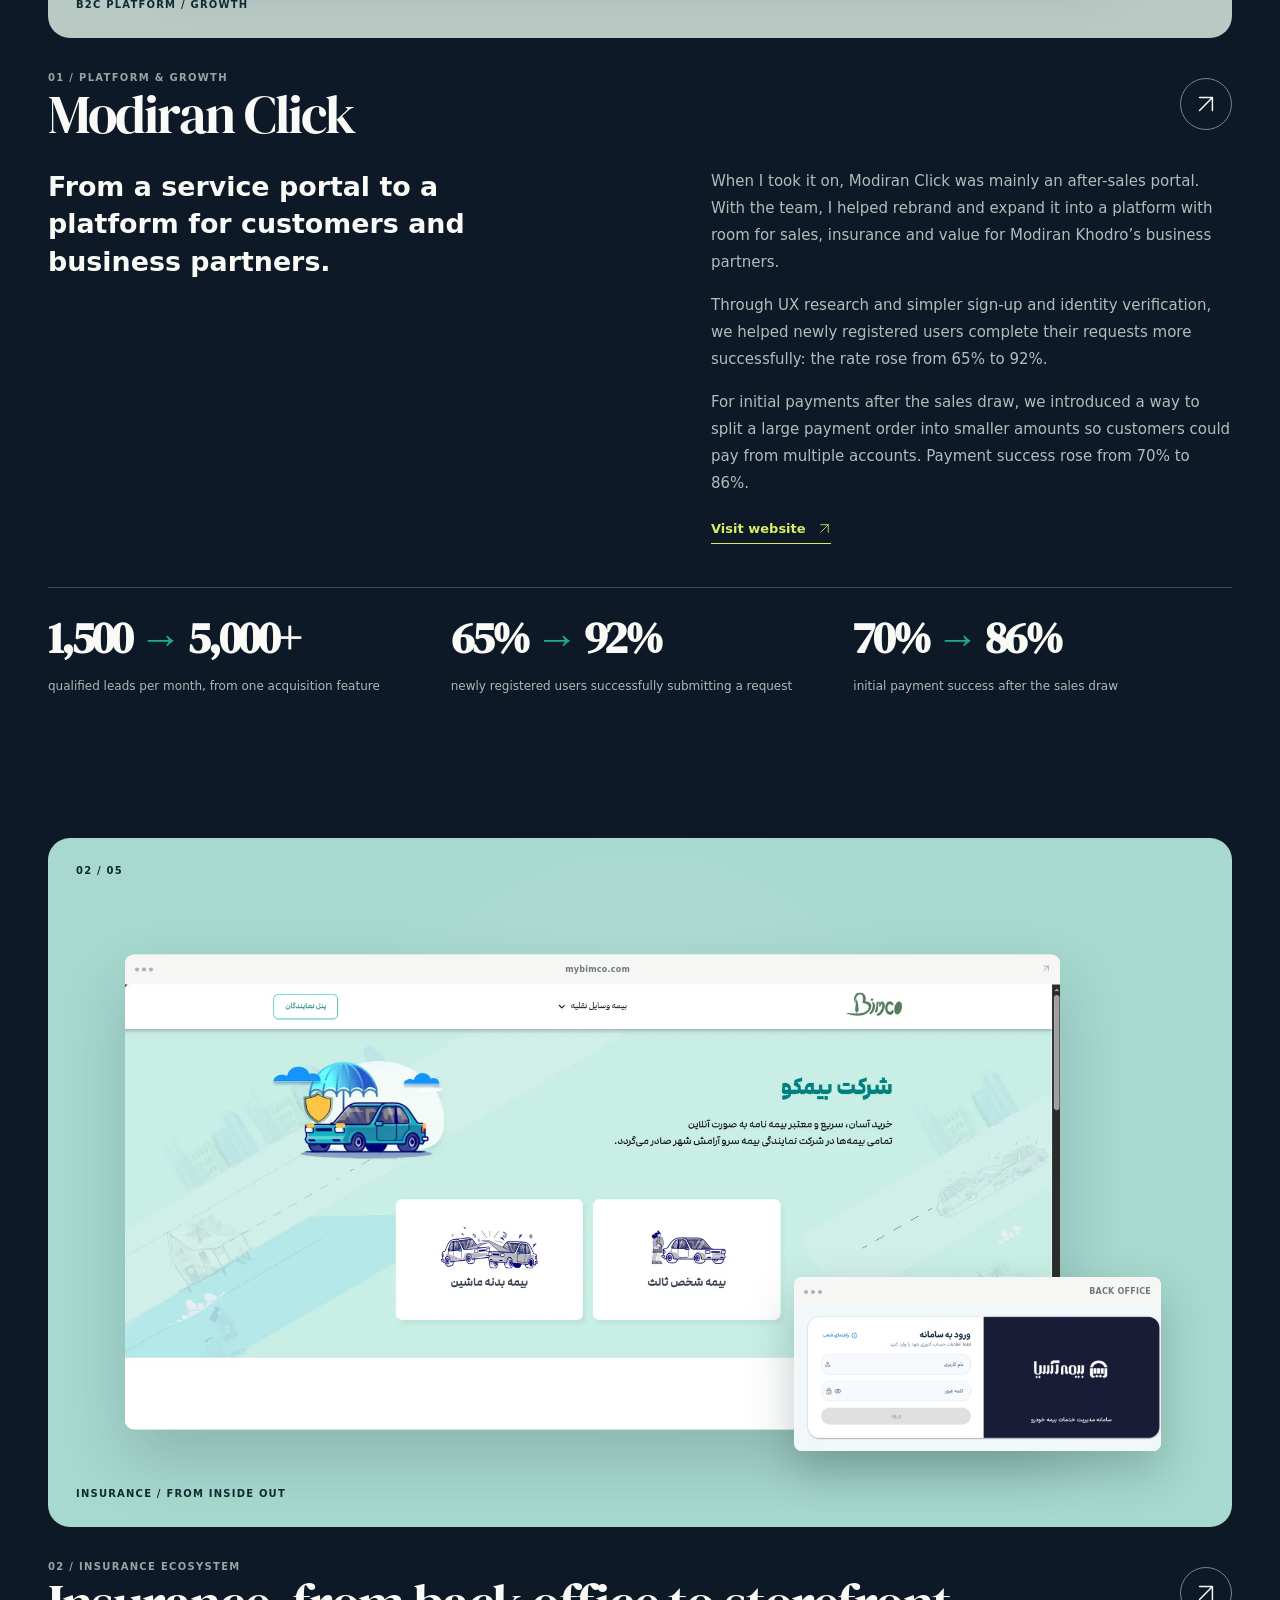
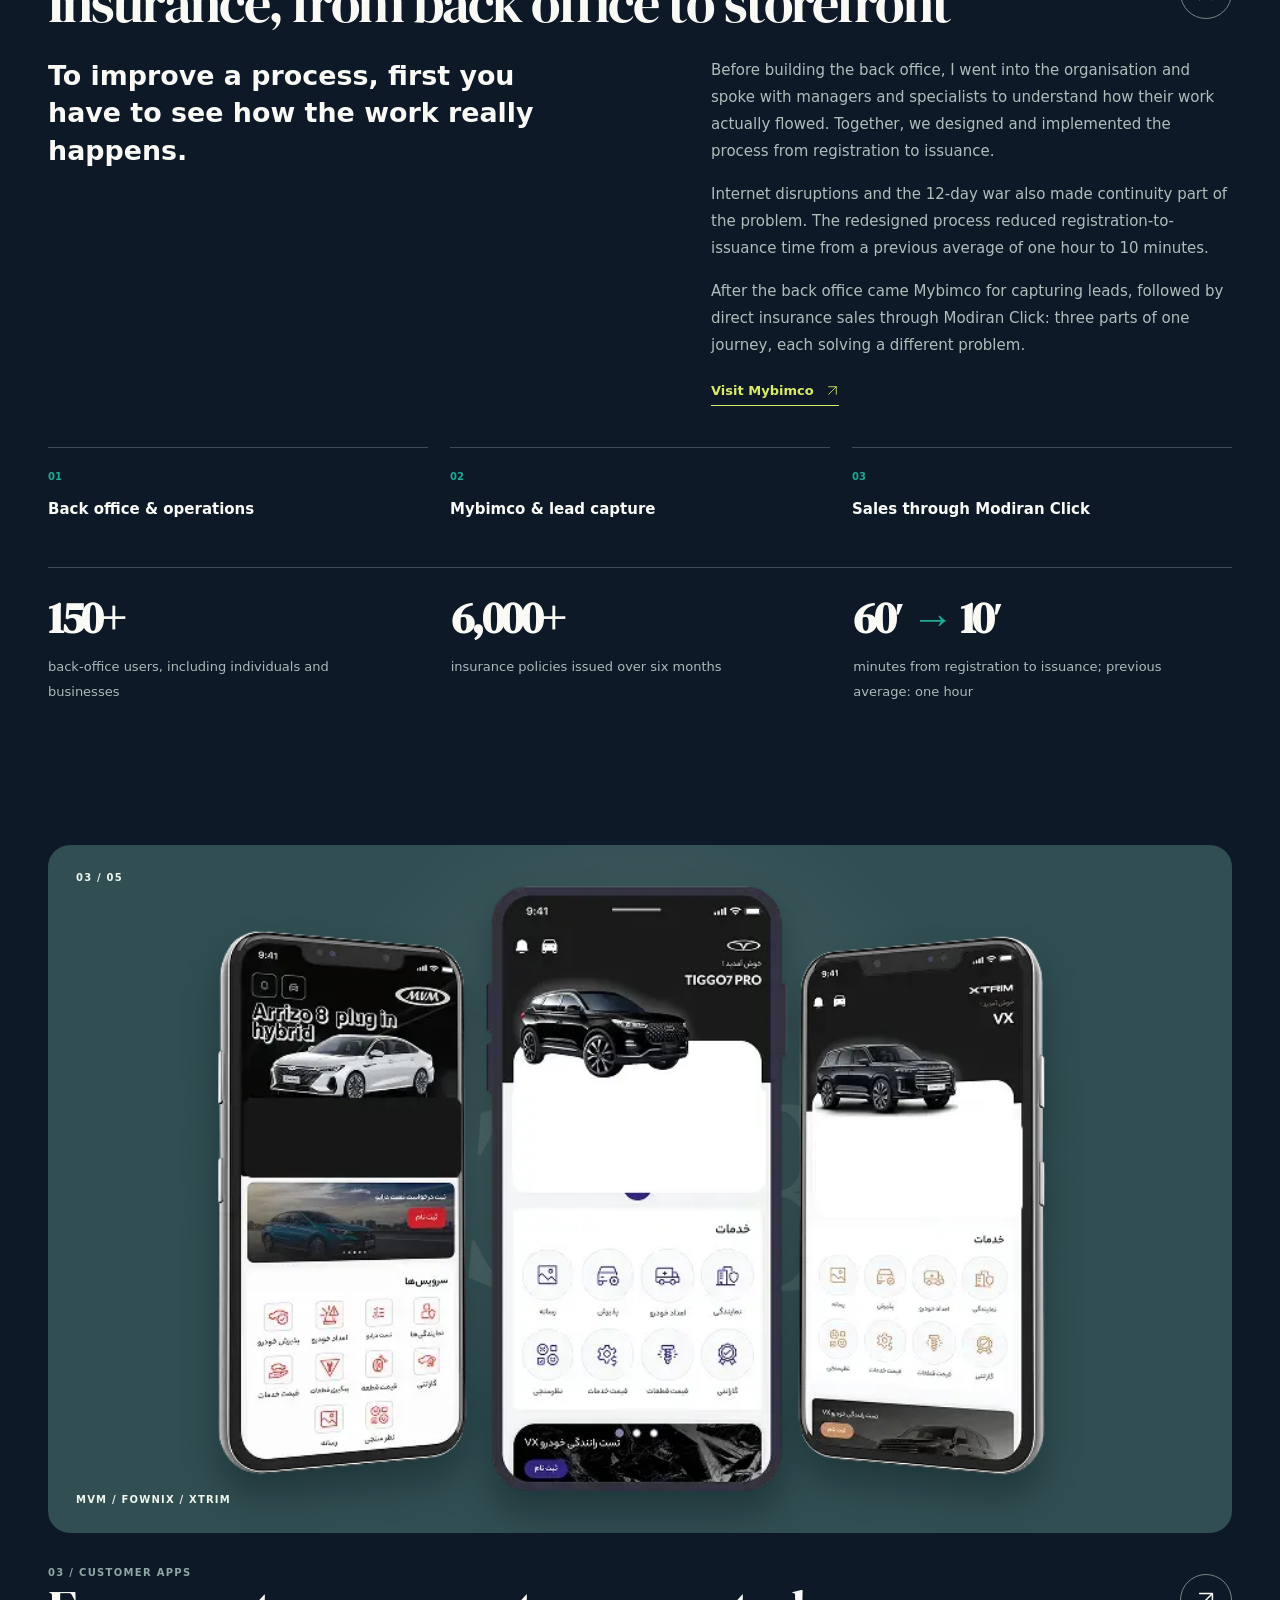
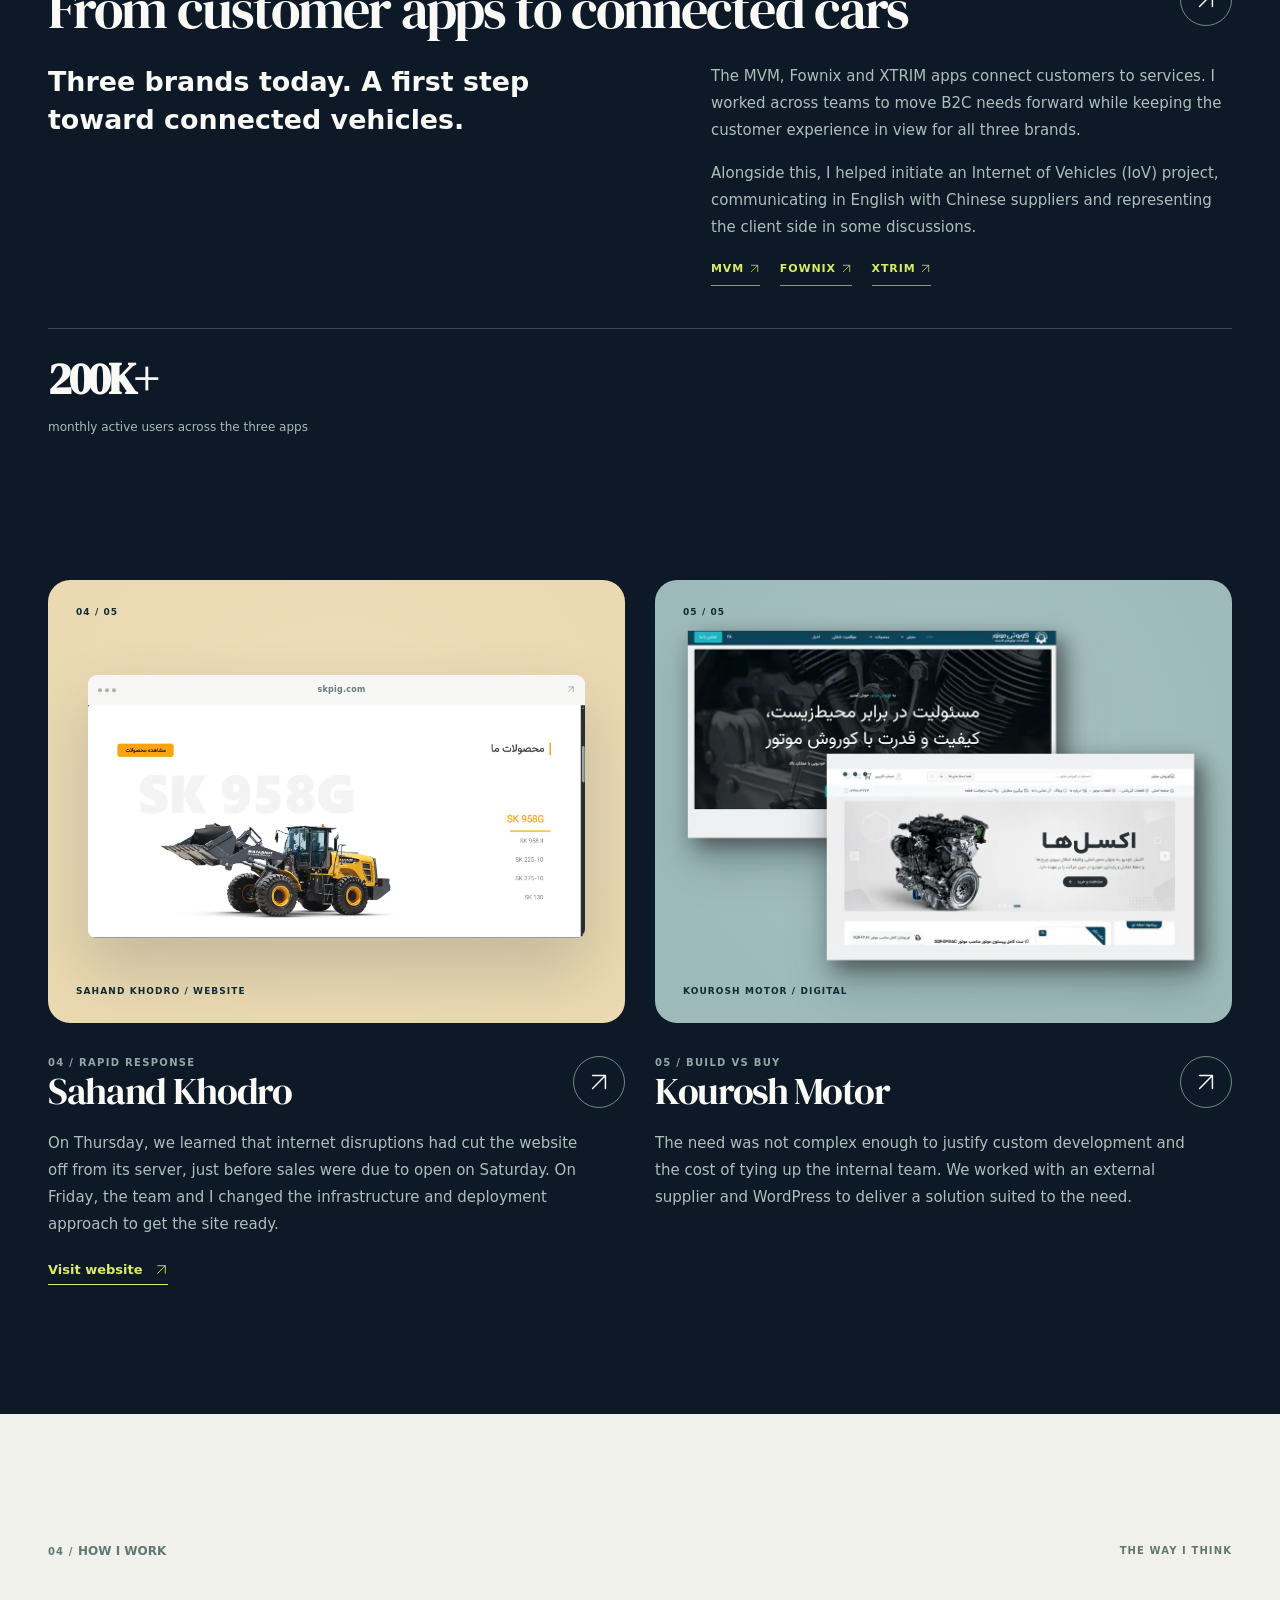
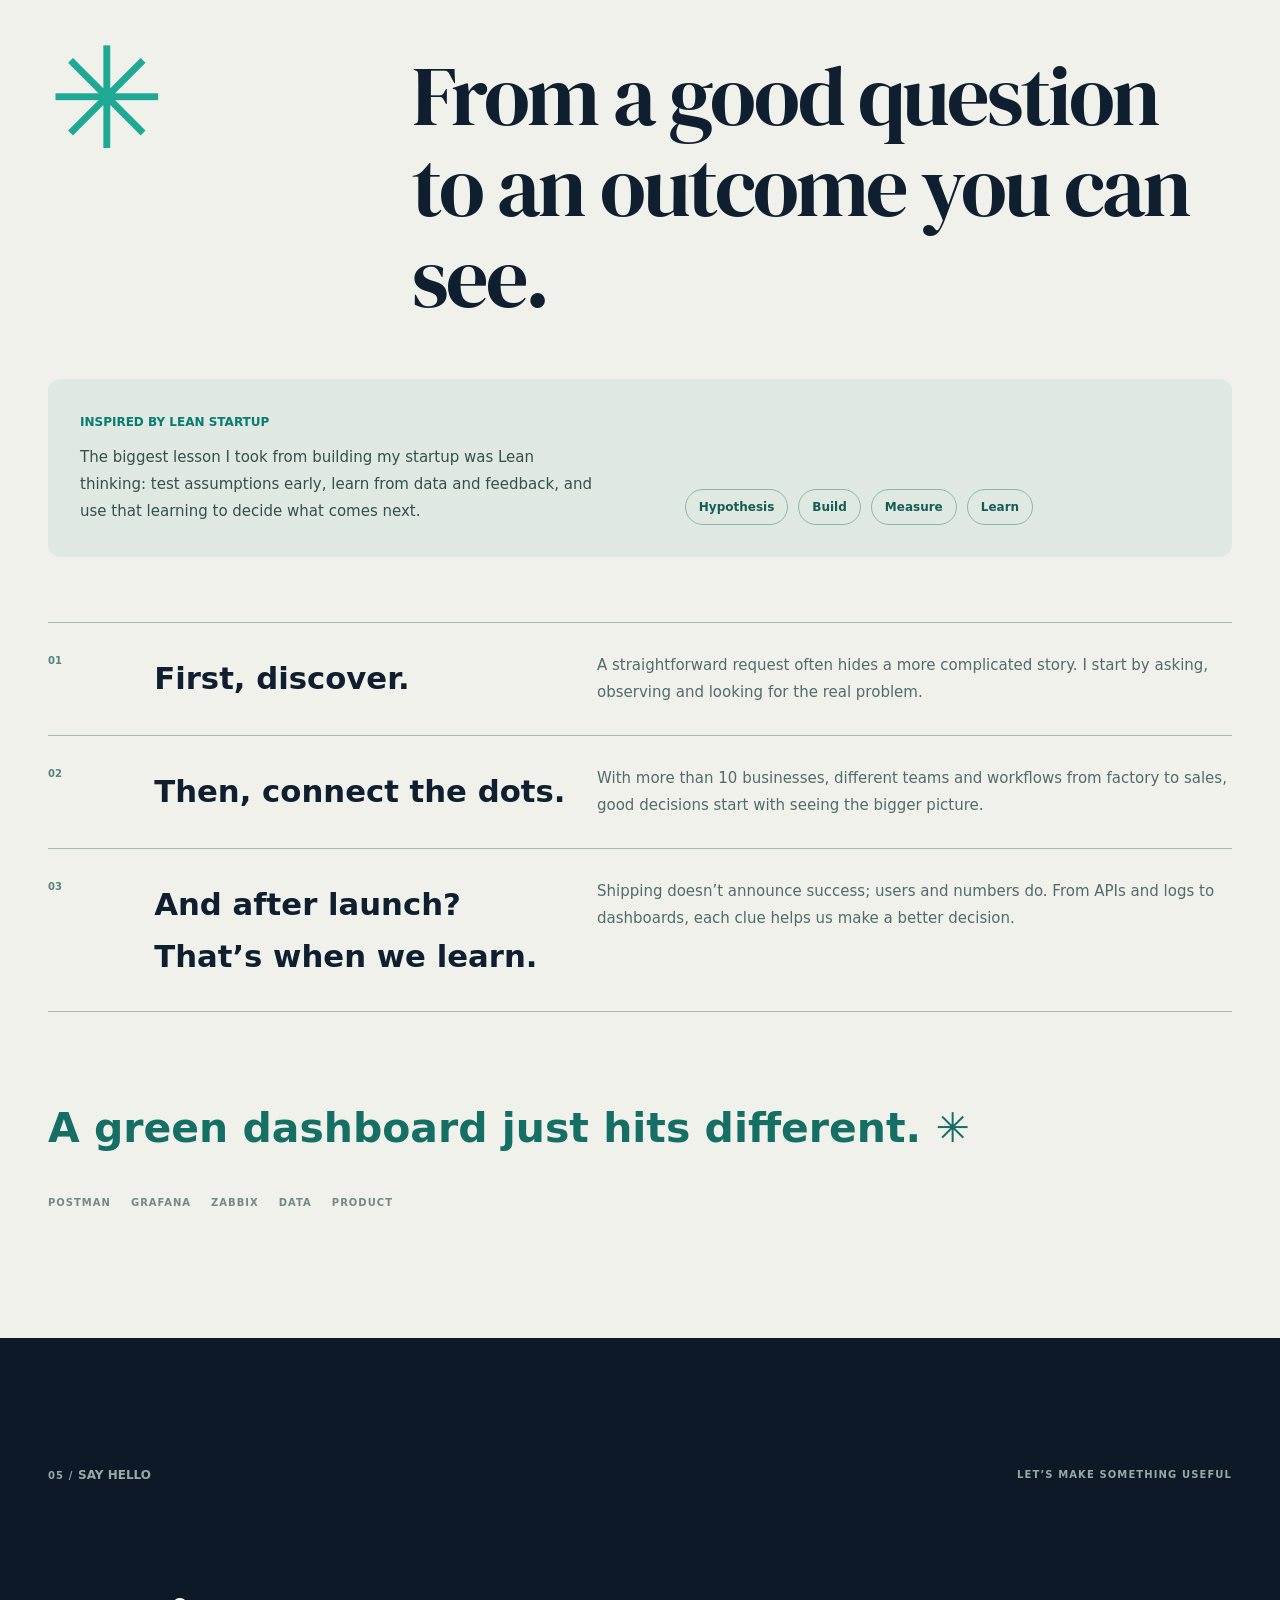
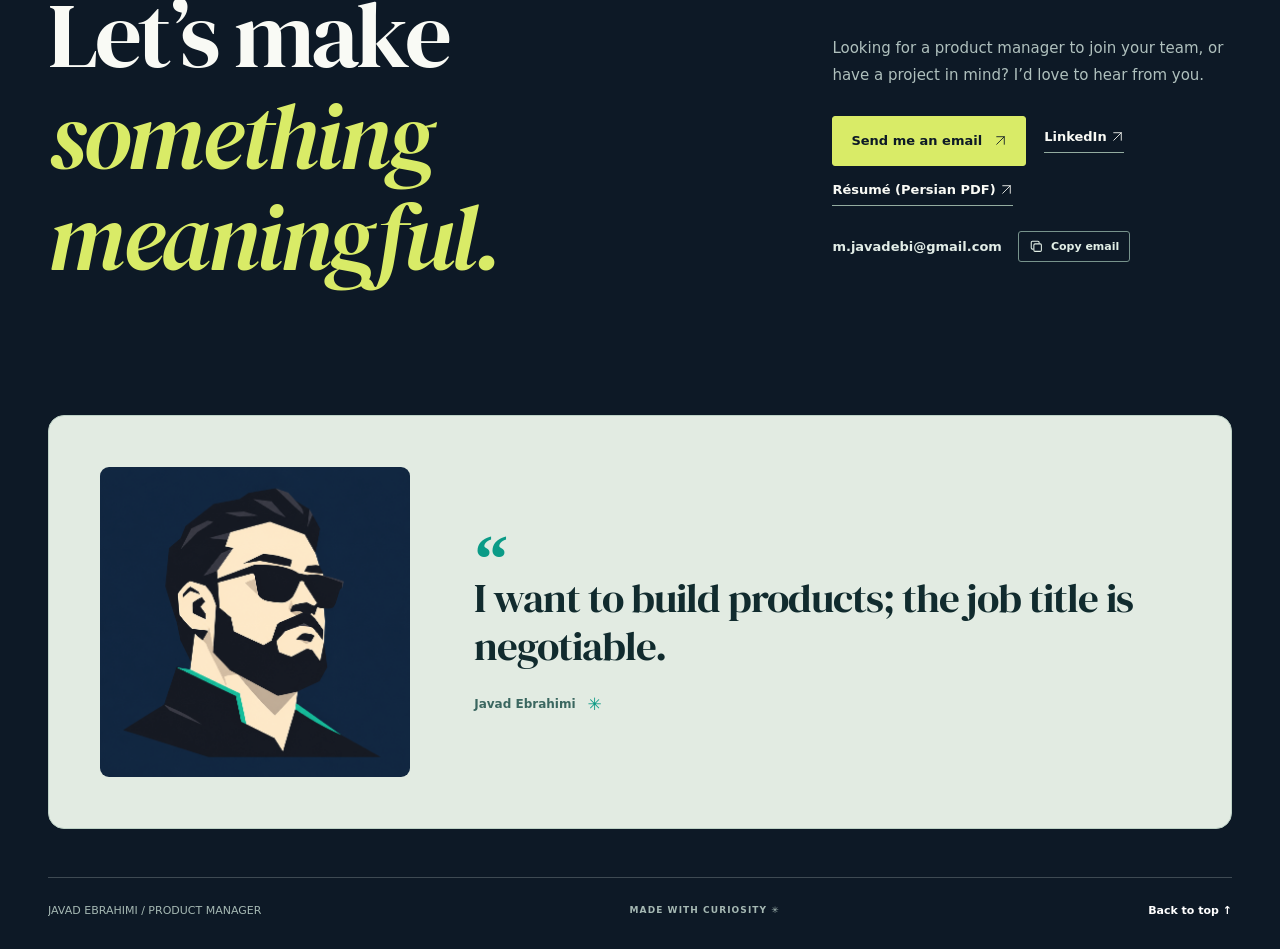
<file: en/index.html>
<!doctype html>
<html lang="en" dir="ltr" class="no-js">
<head>
  <meta charset="utf-8">
  <meta name="viewport" content="width=device-width, initial-scale=1">
  <meta name="theme-color" content="#101f30">
  <meta name="description" content="Javad Ebrahimi, product manager: from asking the right question to seeing results in the real world.">
  <meta property="og:type" content="website">
  <meta property="og:title" content="Javad Ebrahimi — Product Manager">
  <meta property="og:description" content="Javad Ebrahimi, product manager: from asking the right question to seeing results in the real world.">
  <link rel="icon" type="image/png" href="../assets/images/brand-dark.png">
  <link rel="preload" href="../assets/fonts/Doran-VF.ttf" as="font" type="font/ttf" crossorigin>
  <link rel="preload" href="../assets/portfolio-v3/javad-hero.png" as="image" fetchpriority="high">
  <link rel="stylesheet" href="../styles.css">
  <title>Javad Ebrahimi — Product Manager</title>
  <script>document.documentElement.classList.replace('no-js','js');</script>
  <script src="../script.js" defer></script>
  <script src="../motion.js" defer></script>
</head>
<body>
<div class="reading-progress" aria-hidden="true"><span id="reading-progress"></span></div>
<a href="#main" class="skip-link" data-i18n="skip">Skip to main content</a>
<div class="loader" id="loader" aria-hidden="true">
  <div class="loader-top"><img src="../assets/images/brand-light.png" alt=""><span>JAVAD EBRAHIMI / PORTFOLIO</span><span>EST. CURIOSITY</span></div>
  <div class="loader-main" dir="ltr"><span class="loader-outline">javad.</span><span class="loader-fill" id="loader-fill">javad.</span></div>
  <div class="loader-bottom"><span data-i18n="loadingNote">Javad’s around here somewhere. Let me get him…</span><span dir="ltr"><span id="loader-count">00</span> / 100</span></div>
  <div class="loader-line"><span id="loader-line"></span></div>
</div>
<header class="site-header" id="site-header">
  <a class="mark" href="#top" aria-label="Javad Ebrahimi, home" data-i18n-aria="homeAria"><img src="../assets/images/brand-light.png" alt=""><span>J / E</span></a>
  <div class="header-right"><a class="header-cv" href="../assets/portfolio-v3/javad-cv-fa.pdf" target="_blank" rel="noopener noreferrer"><span data-i18n="cv">Résumé</span> <svg class="arrow-icon" viewBox="0 0 24 24" fill="none" aria-hidden="true"><path d="M5 19 19 5M5 5h14v14" stroke="currentColor" stroke-width="1.6" stroke-linecap="round" stroke-linejoin="round"/></svg></a><button class="lang-switch" id="language-toggle" type="button" aria-label="تغییر زبان به فارسی">فا</button><button class="menu-button" id="menu-toggle" type="button" aria-label="باز کردن منو" aria-expanded="false" aria-controls="site-menu"><span></span><span></span></button></div>
  <nav class="site-menu" id="site-menu" aria-label="Main navigation" data-i18n-aria="navAria"><a href="#about"><small>01</small><span data-i18n="navAbout">About</span><b><svg class="arrow-icon" viewBox="0 0 24 24" fill="none" aria-hidden="true"><path d="M5 19 19 5M5 5h14v14" stroke="currentColor" stroke-width="1.6" stroke-linecap="round" stroke-linejoin="round"/></svg></b></a><a href="#skills"><small>02</small><span data-i18n="navSkills">Skills</span><b><svg class="arrow-icon" viewBox="0 0 24 24" fill="none" aria-hidden="true"><path d="M5 19 19 5M5 5h14v14" stroke="currentColor" stroke-width="1.6" stroke-linecap="round" stroke-linejoin="round"/></svg></b></a><a href="#work"><small>03</small><span data-i18n="navWork">Work</span><b><svg class="arrow-icon" viewBox="0 0 24 24" fill="none" aria-hidden="true"><path d="M5 19 19 5M5 5h14v14" stroke="currentColor" stroke-width="1.6" stroke-linecap="round" stroke-linejoin="round"/></svg></b></a><a href="#approach"><small>04</small><span data-i18n="navApproach">Approach</span><b><svg class="arrow-icon" viewBox="0 0 24 24" fill="none" aria-hidden="true"><path d="M5 19 19 5M5 5h14v14" stroke="currentColor" stroke-width="1.6" stroke-linecap="round" stroke-linejoin="round"/></svg></b></a><a href="#contact"><small>05</small><span data-i18n="navContact">Contact</span><b><svg class="arrow-icon" viewBox="0 0 24 24" fill="none" aria-hidden="true"><path d="M5 19 19 5M5 5h14v14" stroke="currentColor" stroke-width="1.6" stroke-linecap="round" stroke-linejoin="round"/></svg></b></a></nav>
</header>
<main id="main">
  <section class="hero" id="top" aria-labelledby="hero-title">
    <div class="hero-content">
      <p class="hero-kicker"><span class="hero-dot" aria-hidden="true"></span><span data-i18n="heroKicker">JAVAD EBRAHIMI / PRODUCT MANAGER</span></p>
      <h1 id="hero-title"><span data-i18n="heroLine1">It’s live.</span><br><span data-i18n="heroLine2">Now the question:</span><br><em data-i18n="heroLine3">did it work?</em></h1>
      <p class="hero-lede" data-i18n="heroLede">From finding the real problem to seeing the result in people’s behaviour and the numbers, I’m in it for the whole journey.</p>
      <div class="hero-actions"><a class="hero-primary" href="#work"><span data-i18n="heroPrimary">Explore my work</span><span aria-hidden="true"><svg class="arrow-icon" viewBox="0 0 24 24" fill="none" aria-hidden="true"><path d="M5 19 19 5M5 5h14v14" stroke="currentColor" stroke-width="1.6" stroke-linecap="round" stroke-linejoin="round"/></svg></span></a><a class="hero-secondary" href="#about"><span data-i18n="heroSecondary">More about me</span><span aria-hidden="true">↓</span></a></div>
      <p class="hero-signature" dir="ltr">PRODUCT / PEOPLE / PROGRESS <span>✳</span></p>
    </div>
    <div class="hero-portrait" id="hero-portrait"><div class="portrait-aura" aria-hidden="true"></div><img class="portrait-base" src="../assets/portfolio-v3/javad-hero.png" alt="Portrait of Javad Ebrahimi" data-i18n-alt="heroPhotoAlt" fetchpriority="high" width="1342" height="1172"><img class="portrait-light" src="../assets/portfolio-v3/javad-hero.png" alt="" aria-hidden="true" width="1342" height="1172"></div>
    <button class="portrait-switch" id="portrait-switch" type="button" aria-pressed="false" aria-controls="hero-portrait"><svg viewBox="0 0 24 24" fill="none" aria-hidden="true"><path d="M9 18h6m-5 3h4M8.6 14.5a6 6 0 1 1 6.8 0c-.9.6-1.4 1.4-1.4 2.5h-4c0-1.1-.5-1.9-1.4-2.5Z" stroke="currentColor" stroke-width="1.5" stroke-linecap="round"/></svg><span data-i18n="portraitLight">Lights on</span><span class="switch-dot" aria-hidden="true"></span></button>
    <a class="hero-scroll" href="#about"><span data-i18n="scrollHint">Stay curious. Scroll on.</span><span class="scroll-track" aria-hidden="true"><i></i></span></a>
  </section>

  <section class="intro section shell" id="about" aria-labelledby="intro-title">
    <div class="section-top reveal"><span>01 / <span data-i18n="aboutLabel">A LITTLE INTRODUCTION</span></span><span class="tiny-star" aria-hidden="true">✳</span></div>
    <div class="intro-grid"><div class="reveal"><p class="eyebrow" data-i18n="introEyebrow">HELLO, I’M JAVAD.</p><h2 id="intro-title" data-i18n="introTitle">When something doesn’t work, I want to know why.</h2></div><div class="intro-copy reveal"><p data-i18n="introBody1">When I encounter a problem, I want to understand where it comes from first. I talk to the people involved, look closely at the process and dig into data and logs to find a better solution.</p><p data-i18n="introBody2">Computer engineering at the University of Tehran and experience in marketing led me to product management: a place to stay close to people and get under the hood of the systems they use.</p><p data-i18n="introBody3">For me, responsibility for an outcome starts with understanding the business and its goals. I want to contribute to strategic decisions and have the authority to shape the path to those goals and see the results through.</p><a class="text-link" href="#approach"><span data-i18n="introLink">More about how I work</span> <span><svg class="arrow-icon" viewBox="0 0 24 24" fill="none" aria-hidden="true"><path d="M5 19 19 5M5 5h14v14" stroke="currentColor" stroke-width="1.6" stroke-linecap="round" stroke-linejoin="round"/></svg></span></a></div></div>
    <div class="scale-line reveal"><div><strong dir="ltr"><b data-count="1" data-precision="1" data-suffix="M+">1M+</b></strong><span data-i18n="scaleUsers">users across the B2C portfolio</span></div><div><strong dir="ltr"><b data-count="50" data-suffix="K+">50K+</b></strong><span data-i18n="scaleRequests">daily requests across the products</span></div><div><strong dir="ltr"><b data-count="10" data-suffix="+">10+</b></strong><span data-i18n="scaleClients">businesses with different priorities</span></div></div>
    <div class="intro-foot reveal"><span data-i18n="introFoot">Here for the answers, not just the next task.</span><span dir="ltr">KEEP ASKING WHY ↘</span></div>
  </section>

  <section class="skills section" id="skills" aria-labelledby="skills-title"><div class="shell">
    <div class="section-top skills-top reveal"><span>02 / <span data-i18n="skillsLabel">MY TOOLKIT</span></span><span dir="ltr">A GENERALIST’S TOOLKIT / 06</span></div>
    <div class="skills-heading reveal"><div><p class="skills-kicker" data-i18n="skillsKicker">A few angles, one journey</p><h2 id="skills-title"><span data-i18n="skillsTitle1">From Figma to logs,</span><br><em data-i18n="skillsTitle2">from negotiations to queries.</em></h2></div><p class="skills-intro" data-i18n="skillsIntro">I’m a generalist. I like understanding the business and the user experience, speaking the same language as engineers and getting hands-on when it helps.</p></div>
    <div class="skills-grid">
      <article class="skill-card reveal"><div class="skill-card-head"><span>01 / PRODUCT</span><span aria-hidden="true">✳</span></div><h3 data-i18n="skillProductTitle">Product discovery &amp; direction</h3><p data-i18n="skillProductBody">From understanding the problem and mapping processes to prioritisation, user stories and release coordination, I turn product intent into work a team can build.</p><ul class="skill-tags" aria-label="Product skills" data-i18n-aria="skillAriaProduct"><li>DISCOVERY</li><li>LEAN STARTUP</li><li>ROADMAP</li><li>JIRA · JQL</li></ul></article>
      <article class="skill-card reveal"><div class="skill-card-head"><span>02 / EXPERIENCE</span><span aria-hidden="true">✳</span></div><h3 data-i18n="skillDesignTitle">Design &amp; user experience</h3><p data-i18n="skillDesignBody">I use Figma to make flows and wireframes, working with designers to move a user journey from an idea towards a usable experience.</p><ul class="skill-tags" aria-label="Design skills" data-i18n-aria="skillAriaDesign"><li>FIGMA</li><li>WIREFRAME</li><li>USER FLOWS</li></ul></article>
      <article class="skill-card reveal"><div class="skill-card-head"><span>03 / DATA</span><span aria-hidden="true">✳</span></div><h3 data-i18n="skillDataTitle">Data &amp; decisions</h3><p data-i18n="skillDataBody">I use queries, funnel analysis and dashboards to look for clues: where users get stuck and what changes after we make a decision.</p><ul class="skill-tags" aria-label="Data skills" data-i18n-aria="skillAriaData"><li>SQL</li><li>FUNNEL</li><li>KPI</li><li>DASHBOARDS</li></ul></article>
      <article class="skill-card reveal"><div class="skill-card-head"><span>04 / ENGINEERING</span><span aria-hidden="true">✳</span></div><h3 data-i18n="skillTechTitle">Under the hood</h3><p data-i18n="skillTechBody">I write a little code, test APIs with Postman, read logs and work with an understanding of DevOps and Kubernetes concepts.</p><ul class="skill-tags" aria-label="Technical skills" data-i18n-aria="skillAriaTech"><li>API · POSTMAN</li><li>GRAFANA · ZABBIX</li><li>DEVOPS</li></ul></article>
      <article class="skill-card reveal"><div class="skill-card-head"><span>05 / PEOPLE</span><span aria-hidden="true">✳</span></div><h3 data-i18n="skillPeopleTitle">People &amp; alignment</h3><p data-i18n="skillPeopleBody">From negotiation and listening to stakeholder management and aligning product, engineering and business teams, I work towards shared understanding and decisions. I’ve managed teams, too.</p><ul class="skill-tags" aria-label="People skills" data-i18n-aria="skillAriaPeople"><li>NEGOTIATION</li><li>COMMUNICATION</li><li>STAKEHOLDERS</li><li>TEAM LEADERSHIP</li></ul></article>
      <article class="skill-card reveal"><div class="skill-card-head"><span>06 / AI</span><span aria-hidden="true">✳</span></div><h3 data-i18n="skillAiTitle">AI in the workflow</h3><p data-i18n="skillAiBody">I write prompts and direct AI tools for research, ideation and prototyping, then evaluate and refine what they produce.</p><ul class="skill-tags" aria-label="AI skills" data-i18n-aria="skillAriaAi"><li>AI TOOLS</li><li>PROMPTING</li><li>OUTPUT REVIEW</li></ul></article>
    </div>
    <p class="skills-note reveal"><span data-i18n="skillsNote">For me, being a generalist means being able to connect the specialists.</span><span aria-hidden="true"><svg class="arrow-icon" viewBox="0 0 24 24" fill="none" aria-hidden="true"><path d="M5 19 19 5M5 5h14v14" stroke="currentColor" stroke-width="1.6" stroke-linecap="round" stroke-linejoin="round"/></svg></span></p>
  </div></section>

  <section class="work section shell" id="work" aria-labelledby="work-title">
    <div class="section-top reveal"><span>03 / <span data-i18n="workLabel">SOME OF MY WORK</span></span><span dir="ltr">SELECTED WORK / 01—05</span></div>
    <div class="work-heading reveal"><h2 id="work-title"><span data-i18n="workTitleA">Every product</span><br><em data-i18n="workTitleB">has a story.</em></h2><p data-i18n="workIntro">A few journeys I’ve shared with teams and businesses, with the real problems, decisions and outcomes that came with them.</p></div>

    <article class="case reveal" id="modiran-case">
      <a class="case-cover cover-click" href="#modiran-story" aria-label="Explore the Modiran Click story" data-i18n-aria="clickCoverAria"><div class="cover-no">01 / 05</div><div class="browser-window"><div class="browser-bar" dir="ltr"><span class="dots"><i></i><i></i><i></i></span><span>modiran.click</span><span><svg class="arrow-icon" viewBox="0 0 24 24" fill="none" aria-hidden="true"><path d="M5 19 19 5M5 5h14v14" stroke="currentColor" stroke-width="1.6" stroke-linecap="round" stroke-linejoin="round"/></svg></span></div><img src="../assets/portfolio-v3/modiran-home.webp" alt="The full Modiran Click home page" data-i18n-alt="clickAlt" loading="lazy"></div><div class="cover-label" dir="ltr">B2C PLATFORM / GROWTH</div><span class="pointer-bubble" aria-hidden="true"><svg class="arrow-icon" viewBox="0 0 24 24" fill="none" aria-hidden="true"><path d="M5 19 19 5M5 5h14v14" stroke="currentColor" stroke-width="1.6" stroke-linecap="round" stroke-linejoin="round"/></svg></span></a>
      <div class="case-title"><div><span class="case-meta">01 / PLATFORM &amp; GROWTH</span><h3 data-i18n="clickTitle">Modiran Click</h3></div><span class="case-arrow" aria-hidden="true"><svg class="arrow-icon" viewBox="0 0 24 24" fill="none" aria-hidden="true"><path d="M5 19 19 5M5 5h14v14" stroke="currentColor" stroke-width="1.6" stroke-linecap="round" stroke-linejoin="round"/></svg></span></div>
      <div class="case-story" id="modiran-story"><p class="case-headline" data-i18n="clickHeadline">From a service portal to a platform for customers and business partners.</p><div class="case-copy"><p data-i18n="clickBody">When I took it on, Modiran Click was mainly an after-sales portal. With the team, I helped rebrand and expand it into a platform with room for sales, insurance and value for Modiran Khodro’s business partners.</p><p data-i18n="clickBody2">Through UX research and simpler sign-up and identity verification, we helped newly registered users complete their requests more successfully: the rate rose from 65% to 92%.</p><p data-i18n="clickPayment">For initial payments after the sales draw, we introduced a way to split a large payment order into smaller amounts so customers could pay from multiple accounts. Payment success rose from 70% to 86%.</p><a class="text-link" href="https://modiran.click" target="_blank" rel="noopener noreferrer"><span data-i18n="visit">Visit website</span> <svg class="arrow-icon" viewBox="0 0 24 24" fill="none" aria-hidden="true"><path d="M5 19 19 5M5 5h14v14" stroke="currentColor" stroke-width="1.6" stroke-linecap="round" stroke-linejoin="round"/></svg></a></div></div>
      <div class="stats"><div><strong dir="ltr"><b data-count="1500">1,500</b> <i>→</i> <b data-count="5000" data-suffix="+">5,000+</b></strong><span data-i18n="clickStat1">qualified leads per month, from one acquisition feature</span></div><div><strong dir="ltr"><b data-count="65" data-suffix="%">65%</b> <i>→</i> <b data-count="92" data-suffix="%">92%</b></strong><span data-i18n="clickStat2">newly registered users successfully submitting a request</span></div><div><strong dir="ltr"><b data-count="70" data-suffix="%">70%</b> <i>→</i> <b data-count="86" data-suffix="%">86%</b></strong><span data-i18n="clickStat3">initial payment success after the sales draw</span></div></div>
    </article>

    <article class="case reveal" id="insurance-case">
      <a class="case-cover cover-insurance" href="#insurance-story" aria-label="Explore the insurance story" data-i18n-aria="insuranceCoverAria"><div class="cover-no">02 / 05</div><div class="browser-window"><div class="browser-bar" dir="ltr"><span class="dots"><i></i><i></i><i></i></span><span>mybimco.com</span><span><svg class="arrow-icon" viewBox="0 0 24 24" fill="none" aria-hidden="true"><path d="M5 19 19 5M5 5h14v14" stroke="currentColor" stroke-width="1.6" stroke-linecap="round" stroke-linejoin="round"/></svg></span></div><img src="../assets/portfolio-v3/mybimco.webp" alt="Mybimco home page" data-i18n-alt="insuranceAlt" loading="lazy"></div><div class="floating-window"><div class="browser-bar" dir="ltr"><span class="dots"><i></i><i></i><i></i></span><span>BACK OFFICE</span></div><img src="../assets/portfolio-v3/insurance-office.webp" alt="Insurance back-office sign-in screen" data-i18n-alt="officeAlt" loading="lazy"></div><div class="cover-label" dir="ltr">INSURANCE / FROM INSIDE OUT</div><span class="pointer-bubble" aria-hidden="true"><svg class="arrow-icon" viewBox="0 0 24 24" fill="none" aria-hidden="true"><path d="M5 19 19 5M5 5h14v14" stroke="currentColor" stroke-width="1.6" stroke-linecap="round" stroke-linejoin="round"/></svg></span></a>
      <div class="case-title"><div><span class="case-meta">02 / INSURANCE ECOSYSTEM</span><h3 data-i18n="insuranceTitle">Insurance, from back office to storefront</h3></div><span class="case-arrow" aria-hidden="true"><svg class="arrow-icon" viewBox="0 0 24 24" fill="none" aria-hidden="true"><path d="M5 19 19 5M5 5h14v14" stroke="currentColor" stroke-width="1.6" stroke-linecap="round" stroke-linejoin="round"/></svg></span></div>
      <div class="case-story" id="insurance-story"><p class="case-headline" data-i18n="insuranceHeadline">To improve a process, first you have to see how the work really happens.</p><div class="case-copy"><p data-i18n="insuranceBody">Before building the back office, I went into the organisation and spoke with managers and specialists to understand how their work actually flowed. Together, we designed and implemented the process from registration to issuance.</p><p data-i18n="insuranceBody2">Internet disruptions and the 12-day war also made continuity part of the problem. The redesigned process reduced registration-to-issuance time from a previous average of one hour to 10 minutes.</p><p data-i18n="insuranceBody3">After the back office came Mybimco for capturing leads, followed by direct insurance sales through Modiran Click: three parts of one journey, each solving a different problem.</p><a class="text-link" href="https://mybimco.com" target="_blank" rel="noopener noreferrer"><span data-i18n="visitBimco">Visit Mybimco</span> <svg class="arrow-icon" viewBox="0 0 24 24" fill="none" aria-hidden="true"><path d="M5 19 19 5M5 5h14v14" stroke="currentColor" stroke-width="1.6" stroke-linecap="round" stroke-linejoin="round"/></svg></a></div></div>
      <div class="case-sequence"><div><span>01</span><b data-i18n="phase1">Back office &amp; operations</b></div><div><span>02</span><b data-i18n="phase2">Mybimco &amp; lead capture</b></div><div><span>03</span><b data-i18n="phase3">Sales through Modiran Click</b></div></div>
      <div class="stats insurance-stats" role="group" aria-label="Insurance product outcomes" data-i18n-aria="insuranceStatsAria">
        <div><strong dir="ltr"><b data-count="150" data-suffix="+">150+</b></strong><span data-i18n="insuranceStatUsers">back-office users, including individuals and businesses</span></div>
        <div><strong dir="ltr"><b data-count="6000" data-suffix="+">6,000+</b></strong><span data-i18n="insuranceStatPolicies">insurance policies issued over six months</span></div>
        <div><strong dir="ltr"><b data-count="60" data-suffix="′">60′</b> <i>→</i> <b data-count="10" data-suffix="′">10′</b></strong><span data-i18n="insuranceStatTime">minutes from registration to issuance; previous average: one hour</span></div>
      </div>
    </article>

    <article class="case reveal" id="apps-case">
      <a class="case-cover cover-apps" href="#apps-story" aria-label="Explore the customer apps story" data-i18n-aria="appsCoverAria"><div class="cover-no">03 / 05</div><div class="cover-giant" aria-hidden="true">3 / 3</div><img class="phone-image" src="../assets/portfolio-v3/apps-masked.webp" alt="Three customer apps with account information concealed" data-i18n-alt="appsAlt" loading="lazy"><div class="cover-label" dir="ltr">MVM / FOWNIX / XTRIM</div><span class="pointer-bubble" aria-hidden="true"><svg class="arrow-icon" viewBox="0 0 24 24" fill="none" aria-hidden="true"><path d="M5 19 19 5M5 5h14v14" stroke="currentColor" stroke-width="1.6" stroke-linecap="round" stroke-linejoin="round"/></svg></span></a>
      <div class="case-title"><div><span class="case-meta">03 / CUSTOMER APPS</span><h3 data-i18n="appsTitle">From customer apps to connected cars</h3></div><span class="case-arrow" aria-hidden="true"><svg class="arrow-icon" viewBox="0 0 24 24" fill="none" aria-hidden="true"><path d="M5 19 19 5M5 5h14v14" stroke="currentColor" stroke-width="1.6" stroke-linecap="round" stroke-linejoin="round"/></svg></span></div>
      <div class="case-story" id="apps-story"><p class="case-headline" data-i18n="appsHeadline">Three brands today. A first step toward connected vehicles.</p><div class="case-copy"><p data-i18n="appsBody">The MVM, Fownix and XTRIM apps connect customers to services. I worked across teams to move B2C needs forward while keeping the customer experience in view for all three brands.</p><p data-i18n="appsIov">Alongside this, I helped initiate an Internet of Vehicles (IoV) project, communicating in English with Chinese suppliers and representing the client side in some discussions.</p><div class="inline-links" dir="ltr"><a href="https://app.mvmco.ir" target="_blank" rel="noopener noreferrer">MVM <svg class="arrow-icon" viewBox="0 0 24 24" fill="none" aria-hidden="true"><path d="M5 19 19 5M5 5h14v14" stroke="currentColor" stroke-width="1.6" stroke-linecap="round" stroke-linejoin="round"/></svg></a><a href="https://app.fownix.com" target="_blank" rel="noopener noreferrer">FOWNIX <svg class="arrow-icon" viewBox="0 0 24 24" fill="none" aria-hidden="true"><path d="M5 19 19 5M5 5h14v14" stroke="currentColor" stroke-width="1.6" stroke-linecap="round" stroke-linejoin="round"/></svg></a><a href="https://app.xtrimcars.com" target="_blank" rel="noopener noreferrer">XTRIM <svg class="arrow-icon" viewBox="0 0 24 24" fill="none" aria-hidden="true"><path d="M5 19 19 5M5 5h14v14" stroke="currentColor" stroke-width="1.6" stroke-linecap="round" stroke-linejoin="round"/></svg></a></div></div></div>
      <div class="stats one-stat"><div><strong dir="ltr"><b data-count="200" data-suffix="K+">200K+</b></strong><span data-i18n="appsStat">monthly active users across the three apps</span></div></div>
    </article>

    <div class="paired-cases"><article class="case reveal" id="sahand-case"><a class="case-cover cover-sahand" href="#sahand-story" aria-label="Explore the Sahand Khodro website project" data-i18n-aria="sahandAria"><div class="cover-no">04 / 05</div><div class="browser-window"><div class="browser-bar" dir="ltr"><span class="dots"><i></i><i></i><i></i></span><span>skpig.com</span><span><svg class="arrow-icon" viewBox="0 0 24 24" fill="none" aria-hidden="true"><path d="M5 19 19 5M5 5h14v14" stroke="currentColor" stroke-width="1.6" stroke-linecap="round" stroke-linejoin="round"/></svg></span></div><img src="../assets/portfolio-v3/industrial.webp" alt="Full product section of the Sahand Khodro website" data-i18n-alt="sahandAlt" loading="lazy"></div><div class="cover-label" dir="ltr">SAHAND KHODRO / WEBSITE</div><span class="pointer-bubble" aria-hidden="true"><svg class="arrow-icon" viewBox="0 0 24 24" fill="none" aria-hidden="true"><path d="M5 19 19 5M5 5h14v14" stroke="currentColor" stroke-width="1.6" stroke-linecap="round" stroke-linejoin="round"/></svg></span></a><div class="case-title"><div><span class="case-meta">04 / RAPID RESPONSE</span><h3 data-i18n="sahandTitle">Sahand Khodro</h3></div><span class="case-arrow" aria-hidden="true"><svg class="arrow-icon" viewBox="0 0 24 24" fill="none" aria-hidden="true"><path d="M5 19 19 5M5 5h14v14" stroke="currentColor" stroke-width="1.6" stroke-linecap="round" stroke-linejoin="round"/></svg></span></div><div id="sahand-story" class="small-story"><p data-i18n="sahandBody">On Thursday, we learned that internet disruptions had cut the website off from its server, just before sales were due to open on Saturday. On Friday, the team and I changed the infrastructure and deployment approach to get the site ready.</p><a class="text-link" href="https://skpig.com" target="_blank" rel="noopener noreferrer"><span data-i18n="visit">Visit website</span> <svg class="arrow-icon" viewBox="0 0 24 24" fill="none" aria-hidden="true"><path d="M5 19 19 5M5 5h14v14" stroke="currentColor" stroke-width="1.6" stroke-linecap="round" stroke-linejoin="round"/></svg></a></div></article>
    <article class="case reveal" id="kourosh-case"><a class="case-cover cover-kourosh" href="#kourosh-story" aria-label="Explore the Kourosh Motor project" data-i18n-aria="kouroshAria"><div class="cover-no">05 / 05</div><img class="kourosh-first" src="../assets/portfolio-v3/kourosh-corporate.webp" alt="Kourosh Motor corporate website" data-i18n-alt="kouroshAlt" loading="lazy"><img class="kourosh-second" src="../assets/portfolio-v3/kourosh-shop.webp" alt="Kourosh Motor online store" data-i18n-alt="kouroshShopAlt" loading="lazy"><div class="cover-label" dir="ltr">KOUROSH MOTOR / DIGITAL</div><span class="pointer-bubble" aria-hidden="true"><svg class="arrow-icon" viewBox="0 0 24 24" fill="none" aria-hidden="true"><path d="M5 19 19 5M5 5h14v14" stroke="currentColor" stroke-width="1.6" stroke-linecap="round" stroke-linejoin="round"/></svg></span></a><div class="case-title"><div><span class="case-meta">05 / BUILD VS BUY</span><h3 data-i18n="kouroshTitle">Kourosh Motor</h3></div><span class="case-arrow" aria-hidden="true"><svg class="arrow-icon" viewBox="0 0 24 24" fill="none" aria-hidden="true"><path d="M5 19 19 5M5 5h14v14" stroke="currentColor" stroke-width="1.6" stroke-linecap="round" stroke-linejoin="round"/></svg></span></div><div id="kourosh-story" class="small-story"><p data-i18n="kouroshBody">The need was not complex enough to justify custom development and the cost of tying up the internal team. We worked with an external supplier and WordPress to deliver a solution suited to the need.</p></div></article></div>
  </section>

  <section class="approach section" id="approach" aria-labelledby="approach-title"><div class="shell"><div class="section-top reveal"><span>04 / <span data-i18n="approachLabel">HOW I WORK</span></span><span dir="ltr">THE WAY I THINK</span></div><div class="approach-heading reveal"><span class="approach-star">✳</span><h2 id="approach-title" data-i18n="approachTitle">From a good question to an outcome you can see.</h2></div><div class="lean-framework reveal"><div><span class="lean-label" data-i18n="leanLabel">INSPIRED BY LEAN STARTUP</span><p data-i18n="leanBody">The biggest lesson I took from building my startup was Lean thinking: test assumptions early, learn from data and feedback, and use that learning to decide what comes next.</p></div><ol class="lean-steps"><li data-i18n="leanHypothesis">Hypothesis</li><li data-i18n="leanBuild">Build</li><li data-i18n="leanMeasure">Measure</li><li data-i18n="leanLearn">Learn</li></ol></div><div class="approach-list"><div class="approach-row reveal"><span>01</span><h3 data-i18n="approach1Title">First, discover.</h3><p data-i18n="approach1Body">A straightforward request often hides a more complicated story. I start by asking, observing and looking for the real problem.</p></div><div class="approach-row reveal"><span>02</span><h3 data-i18n="approach2Title">Then, connect the dots.</h3><p data-i18n="approach2Body">With more than 10 businesses, different teams and workflows from factory to sales, good decisions start with seeing the bigger picture.</p></div><div class="approach-row reveal"><span>03</span><h3 data-i18n="approach3Title">And after launch? That’s when we learn.</h3><p data-i18n="approach3Body">Shipping doesn’t announce success; users and numbers do. From APIs and logs to dashboards, each clue helps us make a better decision.</p></div></div><p class="approach-punch reveal" data-i18n="punch">A green dashboard just hits different. ✳</p><div class="tool-line reveal"><span>POSTMAN</span><span>GRAFANA</span><span>ZABBIX</span><span>DATA</span><span>PRODUCT</span></div></div></section>

  <section class="contact section shell" id="contact" aria-labelledby="contact-title"><div class="section-top reveal"><span>05 / <span data-i18n="contactLabel">SAY HELLO</span></span><span dir="ltr">LET’S MAKE SOMETHING USEFUL</span></div><div class="contact-grid reveal"><h2 id="contact-title"><span data-i18n="contactTitle1">Let’s make</span><br><em data-i18n="contactTitle2">something meaningful.</em></h2><div><p data-i18n="contactBody">Looking for a product manager to join your team, or have a project in mind? I’d love to hear from you.</p><div class="contact-links"><a href="mailto:m.javadebi@gmail.com"><span data-i18n="contactMail">Send me an email</span> <svg class="arrow-icon" viewBox="0 0 24 24" fill="none" aria-hidden="true"><path d="M5 19 19 5M5 5h14v14" stroke="currentColor" stroke-width="1.6" stroke-linecap="round" stroke-linejoin="round"/></svg></a><a href="https://www.linkedin.com/in/javad-ebrahimi-b08b9a247" target="_blank" rel="noopener noreferrer">LinkedIn <svg class="arrow-icon" viewBox="0 0 24 24" fill="none" aria-hidden="true"><path d="M5 19 19 5M5 5h14v14" stroke="currentColor" stroke-width="1.6" stroke-linecap="round" stroke-linejoin="round"/></svg></a><a href="../assets/portfolio-v3/javad-cv-fa.pdf" target="_blank" rel="noopener noreferrer"><span data-i18n="cvFull">Résumé (Persian PDF)</span> <svg class="arrow-icon" viewBox="0 0 24 24" fill="none" aria-hidden="true"><path d="M5 19 19 5M5 5h14v14" stroke="currentColor" stroke-width="1.6" stroke-linecap="round" stroke-linejoin="round"/></svg></a></div><div class="contact-email" dir="ltr"><span class="email-address" id="email-address">m.javadebi@gmail.com</span><button class="copy-email" id="copy-email" type="button" aria-label="Copy email address" data-i18n-aria="copyEmailAria"><svg viewBox="0 0 20 20" fill="none" aria-hidden="true"><rect x="6.5" y="6.5" width="10" height="10" rx="1.5" stroke="currentColor" stroke-width="1.4"/><path d="M13.5 6V4.5A1.5 1.5 0 0 0 12 3H4.5A1.5 1.5 0 0 0 3 4.5V12A1.5 1.5 0 0 0 4.5 13.5H6" stroke="currentColor" stroke-width="1.4"/></svg><span data-i18n="copyEmail">Copy email</span></button></div><p class="email-copy-status" id="email-copy-status" role="status" aria-live="polite"></p></div></div><figure class="quote-card reveal"><div class="quote-portrait"><img src="../assets/portfolio-v3/javad-quote.png" alt="Illustrated portrait of Javad Ebrahimi" data-i18n-alt="quotePortraitAlt" width="1254" height="1254" loading="lazy"></div><blockquote class="quote-content"><span class="quote-mark" aria-hidden="true">“</span><p data-i18n="personalQuote">I want to build products; the job title is negotiable.</p><footer><span data-i18n="quoteName">Javad Ebrahimi</span><span aria-hidden="true">✳</span></footer></blockquote></figure><div class="footer-bottom"><span data-i18n="footerName">JAVAD EBRAHIMI / PRODUCT MANAGER</span><span dir="ltr">MADE WITH CURIOSITY ✳</span><a href="#top"><span data-i18n="backTop">Back to top</span> ↑</a></div></section>
</main>
</body>
</html>
</file>
<file: styles.css>
@font-face{font-family:Doran;src:url('./assets/fonts/Doran-VF.ttf') format('truetype');font-display:swap;font-weight:100 900}
@font-face{font-family:DMSerif;src:url('./assets/fonts/DMSerifDisplay-Regular.ttf') format('truetype');font-display:swap;font-weight:400}
@font-face{font-family:DMSerif;src:url('./assets/fonts/DMSerifDisplay-Italic.ttf') format('truetype');font-display:swap;font-style:italic}
:root{--ink:#101f30;--night:#0d1926;--navy:#14263d;--paper:#f1f1eb;--white:#f9faf5;--teal:#1ea995;--lime:#d9eb67;--grey:#a7b8b7;--line:rgba(235,247,239,.22);--body:Doran,system-ui,sans-serif;--display:Doran,system-ui,sans-serif;scroll-behavior:smooth;scroll-padding-top:100px}
html[lang=en]{--body:system-ui,-apple-system,BlinkMacSystemFont,'Segoe UI',sans-serif;--display:DMSerif,Georgia,serif}
*,*::before,*::after{box-sizing:border-box}body{margin:0;background:var(--night);color:var(--white);font-family:var(--body);font-weight:500;-webkit-font-smoothing:antialiased;overflow-x:hidden}img,svg{display:block;max-width:100%}a{color:inherit;text-decoration:none}button{font:inherit}h1,h2,h3,p,figure{margin:0}button,a{touch-action:manipulation}a:focus-visible,button:focus-visible{outline:3px solid var(--lime);outline-offset:5px}.shell{width:min(100% - 96px,1440px);margin-inline:auto}.section{padding-block:clamp(100px,10vw,160px)}.skip-link{position:fixed;z-index:1000;top:10px;inset-inline-start:10px;padding:12px 18px;background:var(--lime);color:var(--night);transform:translateY(-160%)}.skip-link:focus{transform:none}
/* A brief opening sequence, with a guaranteed exit in JavaScript. */
.loader{position:fixed;z-index:999;inset:0;background:#101f30;color:white;display:flex;align-items:center;justify-content:center;overflow:hidden;visibility:hidden;opacity:0}.js .loader:not(.is-finished){visibility:visible;opacity:1}.loader.is-leaving{transform:translateY(-102%);transition:transform .85s cubic-bezier(.76,0,.24,1)}.loader-top,.loader-bottom{position:absolute;inset-inline:clamp(24px,4vw,64px);display:flex;justify-content:space-between;align-items:center;gap:20px;font:700 10px/1.4 system-ui;letter-spacing:.11em}.loader-top{top:32px}.loader-top img{width:34px;height:34px;object-fit:contain}.loader-bottom{bottom:37px}.loader-bottom>span:first-child{font:600 14px/1.8 var(--body);letter-spacing:0}.loader-main{position:relative;white-space:nowrap;font:800 clamp(120px,28vw,420px)/.85 system-ui;letter-spacing:-.08em;padding-right:.08em}.loader-outline{-webkit-text-stroke:1px rgba(255,255,255,.35);color:transparent}.loader-fill{position:absolute;inset:0 auto auto 0;color:var(--white);clip-path:inset(0 calc(100% - var(--load,0%)) 0 0)}.loader-line{position:absolute;bottom:0;left:0;width:100%;height:3px;background:#ffffff22}.loader-line span{display:block;width:100%;height:100%;background:var(--lime);transform:scaleX(0);transform-origin:left}
.site-header{position:fixed;z-index:90;inset:0 0 auto;display:flex;justify-content:space-between;align-items:center;padding:27px clamp(24px,4vw,64px);color:#fff;pointer-events:none}.site-header>a,.site-header .header-right,.site-menu{pointer-events:auto}.mark{display:inline-flex;align-items:center;gap:10px}.mark img{width:35px;height:35px;object-fit:contain}.mark span{font:700 9px/1 system-ui;letter-spacing:.12em}.header-right{display:flex;gap:17px;align-items:center}.header-cv{font-size:12px;font-weight:750}.header-cv:hover{color:var(--lime)}.lang-switch{border:1px solid #ffffff8c;border-radius:50%;background:#101f3060;color:white;width:39px;height:39px;font:700 10px/1 system-ui;cursor:pointer}.lang-switch:hover{background:#fff;color:var(--night)}.menu-button{position:relative;z-index:2;width:46px;height:46px;border:1px solid #ffffff7d;background:#14263dc9;border-radius:50%;cursor:pointer;display:grid;place-content:center;gap:5px}.menu-button span{display:block;width:17px;height:1px;background:white;transition:transform .3s}.menu-button[aria-expanded=true] span:first-child{transform:translateY(3px) rotate(45deg)}.menu-button[aria-expanded=true] span:last-child{transform:translateY(-3px) rotate(-45deg)}.site-menu{position:absolute;top:18px;inset-inline-end:clamp(15px,3vw,46px);width:min(430px,calc(100vw - 30px));padding:84px 28px 28px;border:1px solid #ffffff24;background:#122b3d;box-shadow:0 24px 70px #0005;clip-path:inset(0 0 100% 0 round 20px);visibility:hidden;transition:clip-path .45s cubic-bezier(.22,1,.36,1),visibility .45s}.site-menu.is-open{clip-path:inset(0 0 0 0 round 20px);visibility:visible}.site-menu a{display:flex;align-items:baseline;gap:18px;border-bottom:1px solid #ffffff2b;padding:12px 0;font-size:clamp(24px,4vw,38px);font-weight:800;transition:color .2s}.site-menu a:hover{color:var(--lime)}.site-menu small{font:600 10px/1 system-ui;opacity:.55}.site-menu b{margin-inline-start:auto;font:20px/1 system-ui}.no-js .site-menu{visibility:visible;clip-path:none;position:static;padding:0;background:none;border:0;box-shadow:none;width:auto;display:flex;gap:18px}.no-js .site-menu a{font-size:12px;border:0}.no-js .site-menu small,.no-js .site-menu b,.no-js .menu-button{display:none}

.section-top{display:flex;justify-content:space-between;align-items:center;gap:20px;font:700 10px/1.5 system-ui;letter-spacing:.11em;color:#96aaa8}.section-top span span{font-family:var(--body);letter-spacing:0;font-size:12px}.tiny-star{color:var(--lime);font:50px/1 system-ui}.eyebrow{font-size:12px;font-weight:800;color:var(--teal);margin-bottom:17px}.intro-grid{display:grid;grid-template-columns:1fr .65fr;gap:12%;margin-top:90px;align-items:start}.intro-grid h2{font-family:var(--display);font-size:clamp(38px,4.4vw,68px);font-weight:850;line-height:1.55;letter-spacing:-.045em}.intro-copy p{font-size:16px;line-height:2.2;color:#b2c3c0;margin-bottom:20px}.text-link{display:inline-flex;align-items:center;gap:12px;border-bottom:1px solid currentColor;color:var(--lime);padding:8px 0;font-size:13px;font-weight:800;transition:gap .25s,color .25s}.text-link:hover{gap:20px;color:#fff}.intro-foot{display:flex;justify-content:space-between;gap:20px;align-items:center;border-bottom:1px solid var(--line);margin-top:100px;padding-bottom:28px;color:#c9d7d2;font-size:13px}.intro-foot span:last-child{font:700 10px/1 system-ui;letter-spacing:.12em;color:var(--teal)}
.work{padding-top:0}.work-heading{display:grid;grid-template-columns:1.4fr .6fr;gap:8%;align-items:end;margin:65px 0 80px}.work-heading h2{font-family:var(--display);font-weight:850;font-size:clamp(46px,6vw,95px);line-height:1.5;letter-spacing:-.05em}.work-heading h2 em{font-style:normal;color:var(--teal)}.work-heading>p{font-size:14px;line-height:2.1;color:#a8bbb8;max-width:340px}.case{margin-bottom:clamp(90px,11vw,160px)}.case-cover{position:relative;display:flex;align-items:center;justify-content:center;aspect-ratio:1.72;border-radius:22px;overflow:hidden;isolation:isolate;background:#36565b;cursor:pointer}.case-cover::before{content:'';position:absolute;inset:0;background:radial-gradient(circle at 50% 40%,#ffffff30,transparent 60%);opacity:.5;transition:opacity .6s}.case-cover:hover::before{opacity:1}.cover-click{background:#b9c9c4}.cover-insurance{background:#a7d9cf}.cover-apps{background:#314e52}.cover-sahand{background:#ead9b1}.cover-kourosh{background:#9db9ba}.cover-no,.cover-label{position:absolute;z-index:5;color:#0f2b31;font:700 10px/1.4 system-ui;letter-spacing:.12em}.cover-no{top:26px;inset-inline-start:28px}.cover-label{bottom:26px;inset-inline-start:28px}.cover-apps .cover-no,.cover-apps .cover-label{color:#edf5ed}.browser-window{width:79%;position:relative;z-index:2;background:#fff;border-radius:9px;overflow:hidden;box-shadow:0 30px 65px #0a1c292e;transform:translateY(2%);transition:transform .75s cubic-bezier(.22,1,.36,1),box-shadow .75s}.case-cover:hover .browser-window{transform:translateY(0) scale(1.025);box-shadow:0 38px 75px #0a1c294d}.browser-bar{height:30px;display:flex;align-items:center;justify-content:space-between;gap:12px;padding:0 10px;background:#f6f7f5;color:#6d7a7c;font:600 8px/1 system-ui;letter-spacing:.03em}.dots{display:inline-flex;gap:3px}.dots i{display:block;width:4px;height:4px;border-radius:50%;background:#a8b2b0}.browser-window img{width:100%;height:auto;object-fit:contain}.floating-window{position:absolute;z-index:3;width:31%;bottom:11%;inset-inline-end:6%;background:#fff;box-shadow:0 20px 45px #12312c42;border-radius:8px;overflow:hidden;transition:transform .8s cubic-bezier(.22,1,.36,1)}.floating-window img{width:100%;height:auto}.case-cover:hover .floating-window{transform:translateY(-9px) rotate(-2deg)}.cover-insurance .browser-window{margin-inline-end:8%}.cover-giant{position:absolute;z-index:0;color:#e6eee8;opacity:.12;font:400 clamp(100px,22vw,320px)/1 DMSerif,Georgia,serif;white-space:nowrap;letter-spacing:-.1em}.phone-image{height:88%;width:auto;max-width:76%;object-fit:contain;position:relative;z-index:2;filter:drop-shadow(0 22px 18px #061a1f6e);transition:transform .75s cubic-bezier(.22,1,.36,1)}.case-cover:hover .phone-image{transform:translateY(-9px) scale(1.025)}.pointer-bubble{position:absolute;z-index:9;left:var(--x,50%);top:var(--y,50%);display:grid;place-items:center;width:74px;height:74px;border-radius:50%;background:#102a31;color:#fff;font:30px/1 system-ui;opacity:0;transform:translate(-50%,-50%) scale(.55);transition:opacity .2s,transform .3s;pointer-events:none}.case-cover.is-pointer .pointer-bubble{opacity:1;transform:translate(-50%,-50%) scale(1)}.case-title{display:flex;justify-content:space-between;align-items:center;gap:20px;padding-top:28px}.case-meta{font:700 10px/1.4 system-ui;letter-spacing:.13em;color:#90a7a5}.case-title h3{font-family:var(--display);font-size:clamp(30px,4.2vw,60px);font-weight:850;line-height:1.6;letter-spacing:-.035em}.case-arrow{display:grid;place-items:center;width:52px;height:52px;border:1px solid #718883;border-radius:50%;font:22px/1 system-ui;transition:background .3s,color .3s,transform .3s}.case:hover .case-arrow{transform:rotate(45deg);background:var(--lime);color:var(--night)}.case-story{display:grid;grid-template-columns:1fr 1fr;gap:12%;padding-top:25px}.case-headline{font-size:clamp(19px,2.1vw,30px);font-weight:800;line-height:1.8}.case-copy p,.small-story p{font-size:15px;line-height:2.15;color:#adbfbb;margin-bottom:16px}.stats{display:grid;grid-template-columns:repeat(3,1fr);gap:24px;margin-top:42px;padding-top:25px;border-top:1px solid var(--line)}.stats strong{display:block;text-align:start;white-space:nowrap;font:400 clamp(30px,3.4vw,52px)/1.15 DMSerif,Georgia,serif;letter-spacing:-.055em}.stats strong i{font-style:normal;color:var(--teal)}.stats span{display:block;font-size:12px;line-height:1.9;color:#a9bbb8;margin-top:12px}.one-stat{grid-template-columns:1fr}.case-sequence{display:grid;grid-template-columns:repeat(3,1fr);gap:22px;margin-top:40px}.case-sequence>div{border-top:1px solid var(--line);padding-top:17px}.case-sequence span{font:700 10px/1 system-ui;color:var(--teal)}.case-sequence b{display:block;font-size:15px;line-height:1.8;margin-top:12px}.inline-links{display:flex;justify-content:flex-end;gap:20px;flex-wrap:wrap;margin-top:20px}.inline-links a{font:700 11px/1.5 system-ui;letter-spacing:.08em;color:var(--lime);border-bottom:1px solid #879b82;padding-bottom:7px}html[lang=en] .inline-links{justify-content:flex-start}
.paired-cases{display:grid;grid-template-columns:1fr 1fr;gap:30px}.paired-cases .case{margin-bottom:0}.paired-cases .case-cover{aspect-ratio:1.3}.paired-cases .case-cover .browser-window{width:86%}.paired-cases .cover-label,.paired-cases .cover-no{font-size:9px}.paired-cases .case-title h3{font-size:clamp(26px,3vw,42px)}.small-story{margin-top:18px;max-width:550px}.cover-sahand .browser-window img{object-fit:contain}.cover-kourosh .kourosh-first,.cover-kourosh .kourosh-second{position:absolute;z-index:2;width:72%;height:auto;filter:drop-shadow(0 20px 18px #142c3440);transition:transform .7s cubic-bezier(.22,1,.36,1)}.kourosh-first{top:8%;inset-inline-start:3%}.kourosh-second{bottom:7%;inset-inline-end:1%}.cover-kourosh:hover .kourosh-first{transform:translate(-4px,-8px)}.cover-kourosh:hover .kourosh-second{transform:translate(4px,8px)}
.approach{background:var(--paper);color:var(--ink)}.approach .section-top{color:#627772}.approach-heading{display:grid;grid-template-columns:.3fr 1fr;gap:10%;align-items:start;margin:90px 0}.approach-star{color:var(--teal);font:clamp(75px,11vw,165px)/.7 system-ui}.approach-heading h2{font-family:var(--display);font-size:clamp(46px,6.6vw,100px);font-weight:850;line-height:1.55;letter-spacing:-.05em;max-width:1000px}.approach-list{border-top:1px solid #a9b8b2}.approach-row{display:grid;grid-template-columns:.12fr .65fr 1fr;gap:30px;align-items:start;padding:29px 0;border-bottom:1px solid #a9b8b2}.approach-row>span{font:700 10px/1.7 system-ui;color:#56847b}.approach-row h3{font-size:clamp(22px,2.4vw,34px);line-height:1.7}.approach-row p{font-size:15px;line-height:2.1;color:#536b68}.approach-punch{margin-top:80px;font-size:clamp(23px,3.2vw,46px);font-weight:850;line-height:1.8;color:#166f65}.tool-line{display:flex;gap:20px;flex-wrap:wrap;margin-top:30px;color:#748984;font:700 10px/1.4 system-ui;letter-spacing:.1em;direction:ltr;justify-content:flex-end}html[lang=en] .tool-line{justify-content:flex-start}
.contact{overflow:hidden;padding-bottom:32px}.contact-grid{display:grid;grid-template-columns:1.25fr .75fr;gap:10%;align-items:end;margin-top:100px}.contact h2{font-family:var(--display);font-size:clamp(52px,7.3vw,108px);font-weight:850;line-height:1.5;letter-spacing:-.06em}.contact h2 em{font-style:normal;color:var(--lime)}.contact-grid p{font-size:15px;line-height:2.2;color:#afc0bd}.contact-links{display:flex;flex-wrap:wrap;gap:18px;margin-top:27px}.contact-links a{font-size:13px;font-weight:750;border-bottom:1px solid #93aca0;padding-bottom:8px;transition:color .2s}.contact-links a:hover{color:var(--lime)}.footer-bottom{border-top:1px solid var(--line);padding-top:26px;margin-top:50px;display:flex;justify-content:space-between;gap:20px;align-items:center;font-size:11px;color:#a5b8b3}.footer-bottom span:nth-child(2){font:700 9px/1 system-ui;letter-spacing:.12em}.footer-bottom a{font-weight:800;color:white}
html[lang=en] .intro-grid h2,html[lang=en] .work-heading h2,html[lang=en] .approach-heading h2,html[lang=en] .contact h2,html[lang=en] .case-title h3{font-weight:400;line-height:1.08;letter-spacing:-.035em}html[lang=en] .work-heading h2 em,html[lang=en] .contact h2 em{font-style:italic}html[lang=en] .case-headline{line-height:1.4}html[lang=en] .intro-copy p,html[lang=en] .case-copy p,html[lang=en] .small-story p,html[lang=en] .approach-row p,html[lang=en] .contact-grid p{line-height:1.8}
@media(prefers-reduced-motion:no-preference){.js.motion-ready .reveal{opacity:0;transform:translateY(27px);transition:opacity .75s ease,transform .75s cubic-bezier(.22,1,.36,1)}.js.motion-ready .reveal.is-visible{opacity:1;transform:none}.js .hero-content{transition:transform 1.1s cubic-bezier(.22,1,.36,1),opacity 1.1s}.js.is-loading .hero-content{transform:translateY(24px);opacity:0}}
@media(max-width:950px){.intro-grid{gap:7%}.case-story{gap:7%}.work-heading{gap:5%}.approach-heading{gap:5%}}
@media(max-width:760px){:root{scroll-padding-top:78px}.shell{width:calc(100% - 40px)}.section{padding-block:85px}.site-header{padding:18px 20px}.mark img{width:30px;height:30px}.mark span{display:none}.header-right{gap:11px}.header-cv{font-size:11px}.lang-switch{width:35px;height:35px}.menu-button{width:40px;height:40px}.site-menu{top:10px;inset-inline-end:10px}.loader-top{top:22px}.loader-top span:last-child{display:none}.loader-bottom{bottom:26px}.loader-bottom>span:first-child{font-size:12px}.loader-main{font-size:32vw}.intro-grid,.work-heading,.case-story,.approach-heading,.contact-grid{grid-template-columns:1fr;gap:25px}.intro-grid{margin-top:50px}.intro-grid h2{font-size:38px}.intro-copy p{font-size:14px}.intro-foot{margin-top:60px}.intro-foot span:last-child{display:none}.work{padding-top:0}.work-heading{margin:45px 0 45px}.work-heading h2{font-size:clamp(39px,9vw,64px)}.work-heading>p{max-width:100%}.case{margin-bottom:85px}.case-cover{aspect-ratio:1.22;border-radius:15px}.browser-window{width:88%}.browser-bar{height:22px;font-size:7px}.cover-no{top:15px;inset-inline-start:16px;font-size:8px}.cover-label{bottom:15px;inset-inline-start:16px;font-size:8px}.floating-window{width:38%;bottom:10%;inset-inline-end:3%}.floating-window .browser-bar{height:19px}.cover-insurance .browser-window{margin-inline-end:4%}.phone-image{max-width:90%;height:auto;max-height:82%}.pointer-bubble{display:none}.case-title{padding-top:20px}.case-title h3{font-size:clamp(27px,7vw,40px)}.case-arrow{width:42px;height:42px;font-size:18px;flex:none}.case-story{padding-top:16px;gap:13px}.case-headline{font-size:20px}.case-copy p,.small-story p{font-size:14px}.stats{grid-template-columns:1fr;gap:20px;margin-top:25px}.stats>div{padding-bottom:16px;border-bottom:1px solid var(--line)}.stats>div:last-child{border:0;padding:0}.stats strong{font-size:36px}.case-sequence{grid-template-columns:1fr;gap:17px;margin-top:30px}.case-sequence b{margin-top:8px}.paired-cases{grid-template-columns:1fr;gap:70px}.paired-cases .case-cover{aspect-ratio:1.24}.paired-cases .case-title h3{font-size:30px}.approach-heading{margin:60px 0 45px}.approach-star{font-size:75px}.approach-heading h2{font-size:clamp(40px,9vw,65px)}.approach-row{grid-template-columns:28px 1fr;gap:9px 15px;padding-block:23px}.approach-row p{grid-column:2;font-size:14px}.approach-row h3{font-size:23px}.approach-punch{margin-top:50px;font-size:23px}.tool-line{gap:12px;font-size:9px}.contact-grid{margin-top:65px}.contact h2{font-size:clamp(46px,10vw,70px)}.contact-grid p{font-size:14px}.footer-bottom{margin-top:38px;flex-wrap:wrap;font-size:10px}.footer-bottom span:nth-child(2){display:none}.no-js .site-menu{position:static;overflow:auto}.no-js .site-menu a{white-space:nowrap}.no-js .header-right{display:none}}
@media(max-width:380px){.shell{width:calc(100% - 32px)}.cover-label{font-size:7px}.case-meta{font-size:9px}.stats strong{font-size:32px}}
@media(prefers-reduced-motion:reduce){:root{scroll-behavior:auto}*,*::before,*::after{animation-duration:.01ms!important;animation-iteration-count:1!important;transition-duration:.01ms!important}.js.motion-ready .reveal{opacity:1;transform:none}}

.cover-no{direction:ltr}
.site-header{transition:background .3s ease,backdrop-filter .3s ease}.site-header.is-scrolled{background:rgba(13,25,38,.94);backdrop-filter:blur(14px)}
.scale-line{display:grid;grid-template-columns:repeat(3,1fr);gap:25px;margin-top:80px}.scale-line>div{border-top:1px solid var(--line);padding-top:20px}.scale-line strong{display:block;text-align:start;font:400 clamp(36px,4vw,60px)/1 DMSerif,Georgia,serif;letter-spacing:-.04em}.scale-line span{display:block;margin-top:12px;color:#a9bbb8;font-size:12px;line-height:1.8}
@media(hover:hover) and (pointer:fine) and (prefers-reduced-motion:no-preference){.case-cover.is-pointer .browser-window{transform:perspective(1200px) rotateX(var(--rx,0deg)) rotateY(var(--ry,0deg)) translateY(-4px) scale(1.025)}}
@media(max-width:760px){.scale-line{gap:15px;margin-top:55px}.scale-line strong{font-size:clamp(30px,8vw,40px)}.scale-line span{font-size:10px}.site-header.is-scrolled{background:rgba(13,25,38,.96)}}
@keyframes loader-safety{to{visibility:hidden;opacity:0;pointer-events:none}}.js .loader:not(.is-finished){animation:loader-safety 0s 6s forwards}
@media(hover:hover) and (pointer:fine) and (prefers-reduced-motion:no-preference){.case-cover.is-pointer{cursor:none}}

/* The original portrait fills the opening; a soft scrim keeps the hook readable. */
.hero{position:relative;min-height:720px;height:100svh;max-height:1080px;overflow:hidden;background:var(--navy);isolation:isolate}
.hero-content{position:relative;z-index:2;display:flex;flex-direction:column;align-items:flex-start;justify-content:center;min-width:0;width:min(55%,760px);height:100%;padding:110px clamp(40px,6vw,96px) 95px}
.hero-kicker{display:flex;align-items:center;gap:10px;color:#e0ebe4;font-size:13px;line-height:1.6;font-weight:750}
.hero-dot{width:8px;height:8px;border-radius:50%;background:var(--lime);box-shadow:0 0 0 5px #d9eb671a;flex:none}
.hero-content h1{font-family:var(--display);font-size:clamp(48px,5.5vw,84px);line-height:1.48;letter-spacing:-.045em;font-weight:850;margin-block:24px 20px}
.hero-content h1 em{font-style:normal;color:var(--lime)}
.hero-lede{color:#e3ece6;max-width:450px;font-size:clamp(15px,1.25vw,18px);line-height:2.05}
.hero-actions{display:flex;align-items:center;gap:25px;flex-wrap:wrap;margin-top:30px}
.hero-primary{display:inline-flex;gap:20px;align-items:center;justify-content:space-between;min-height:53px;padding:12px 20px;background:var(--lime);color:var(--night);border:1px solid var(--lime);border-radius:3px;font-size:13px;font-weight:850;transition:background .25s,color .25s,transform .25s}
.hero-primary:hover{background:transparent;color:var(--lime);transform:translateY(-3px)}
.hero-primary span:last-child{font:20px/1 system-ui;transition:transform .25s}.hero-primary:hover span:last-child{transform:translate(3px,-3px)}
.hero-secondary{display:inline-flex;gap:10px;align-items:center;border-bottom:1px solid #c3d4cc;padding:8px 0;font-size:13px;font-weight:750;transition:color .25s,border-color .25s}.hero-secondary:hover{color:var(--lime);border-color:var(--lime)}.hero-secondary span:last-child{font:18px/1 system-ui}
.hero-signature{position:absolute;inset-inline-start:clamp(40px,6vw,96px);bottom:30px;color:#d0e0d9;font:700 9px/1.3 system-ui;letter-spacing:.14em}.hero-signature span{color:var(--lime);font-size:14px;margin-inline-start:6px}
.hero-portrait{position:absolute;z-index:0;inset:0;overflow:hidden;background:#233845}.hero-portrait::after{content:'';position:absolute;inset:0;pointer-events:none;background:linear-gradient(to left,rgba(10,26,42,.96) 0%,rgba(10,26,42,.84) 25%,rgba(10,26,42,.30) 58%,rgba(10,26,42,.18) 100%),linear-gradient(to bottom,#08172762,transparent 25%,transparent 74%,#081727a8)}
html[dir=ltr] .hero-portrait::after{background:linear-gradient(to right,rgba(10,26,42,.96) 0%,rgba(10,26,42,.84) 25%,rgba(10,26,42,.30) 58%,rgba(10,26,42,.18) 100%),linear-gradient(to bottom,#08172762,transparent 25%,transparent 74%,#081727a8)}
.hero-portrait img{display:block;width:100%;height:100%;max-width:none;object-fit:cover;object-position:50% 42%;filter:grayscale(.7) contrast(1.03) brightness(.88)}
html[lang=en] .hero-content h1{font-weight:400;font-size:clamp(46px,5vw,76px);line-height:1.08;letter-spacing:-.035em}html[lang=en] .hero-content h1 em{font-style:italic}html[lang=en] .hero-lede{line-height:1.7}
@media(max-width:1050px) and (min-width:761px){.hero-content{width:60%;padding-inline:clamp(30px,4vw,55px)}.hero-content h1{font-size:clamp(46px,5.6vw,62px)}.hero-actions{gap:15px}.hero-signature{inset-inline-start:clamp(30px,4vw,55px)}}
@media(max-width:760px){.hero{min-height:680px;height:100svh;max-height:900px}.hero-content{width:100%;height:100%;justify-content:flex-end;padding:90px 24px 38px}.hero-kicker{font-size:12px}.hero-content h1{font-size:clamp(39px,10.5vw,58px);line-height:1.48;margin-block:15px 10px}.hero-lede{font-size:14px;line-height:1.95;max-width:420px}.hero-actions{gap:17px;margin-top:18px}.hero-primary{min-height:49px;padding:10px 16px;font-size:12px}.hero-secondary{font-size:12px}.hero-signature{position:static;align-self:flex-start;margin-top:25px;font-size:8px}.hero-portrait img{position:absolute;top:0;left:0;width:100%;height:68%;object-position:50% 20%}.hero-portrait::after,html[dir=ltr] .hero-portrait::after{background:linear-gradient(180deg,#0c1b2a40 0%,#0c1b2a18 19%,#0d1c2a80 38%,#101f30ec 59%,#101f30 72%)}html[lang=en] .hero-content h1{font-size:clamp(39px,10vw,56px);line-height:1.08}}
@media(max-width:380px){.hero-content{padding-inline:20px}.hero-content h1{font-size:clamp(36px,10vw,42px)}.hero-actions{gap:13px}.hero-primary{gap:12px}.hero-secondary{font-size:11px}html[lang=en] .hero-content h1{font-size:clamp(35px,10vw,40px)}}

/* A clear picture of how the different skills connect. */
.skills{background:#173d3f;color:var(--white)}
.skills-top{color:#bad1c9}.skills-heading{display:grid;grid-template-columns:1.25fr .75fr;gap:9%;align-items:end;margin:70px 0 60px}
.skills-kicker{font-size:12px;font-weight:750;color:var(--lime);margin-bottom:18px}
.skills-heading h2{font-family:var(--display);font-size:clamp(41px,5.6vw,83px);font-weight:850;line-height:1.55;letter-spacing:-.05em}
.skills-heading h2 em{font-style:normal;color:var(--lime)}.skills-intro{max-width:380px;color:#d1e0da;font-size:15px;line-height:2.15}
.skills-grid{display:grid;grid-template-columns:repeat(2,minmax(0,1fr));column-gap:5%;row-gap:28px}
.skill-card{position:relative;border-top:1px solid #b3d1c755;padding:22px 0 18px;transition:border-color .35s ease}
.skill-card:hover{border-color:var(--lime)}.skill-card-head{display:flex;justify-content:space-between;align-items:center;color:#a6c3bb;font:700 10px/1.4 system-ui;letter-spacing:.12em}.skill-card-head span:last-child{font:22px/1 system-ui;color:var(--lime);transition:transform .4s}
.skill-card:hover .skill-card-head span:last-child{transform:rotate(45deg)}.skill-card h3{font-family:var(--display);font-size:clamp(23px,2.3vw,34px);font-weight:850;line-height:1.65;letter-spacing:-.03em;margin-top:18px}
.skill-card>p{color:#d1ded9;font-size:15px;line-height:2.05;max-width:540px;margin-top:10px;min-height:6.15em}
.skill-tags{display:flex;gap:8px;flex-wrap:wrap;list-style:none;padding:0;margin:21px 0 0;direction:ltr;justify-content:flex-end}.skill-tags li{border:1px solid #a9c3b957;border-radius:99px;padding:7px 10px;color:#dceae1;font:700 9px/1.25 system-ui;letter-spacing:.06em}
html[lang=en] .skill-tags{justify-content:flex-start}html[lang=en] .skills-heading h2,html[lang=en] .skill-card h3{font-weight:400;line-height:1.1;letter-spacing:-.035em}html[lang=en] .skills-heading h2 em{font-style:italic}html[lang=en] .skill-card>p{line-height:1.8;min-height:5.4em}
.skills-note{display:flex;justify-content:space-between;align-items:center;gap:24px;border-top:1px solid #b3d1c755;margin-top:50px;padding-top:25px;font-size:clamp(15px,1.5vw,20px);font-weight:750;line-height:1.8}.skills-note span:last-child{font:28px/1 system-ui;color:var(--lime)}
@media(max-width:760px){.skills-heading{grid-template-columns:1fr;gap:20px;margin:45px 0 38px}.skills-heading h2{font-size:clamp(36px,9vw,60px)}.skills-intro{max-width:none;font-size:14px}.skills-grid{grid-template-columns:1fr;row-gap:12px}.skill-card{padding:18px 0 16px}.skill-card h3{font-size:25px;margin-top:13px}.skill-card>p,html[lang=en] .skill-card>p{font-size:14px;min-height:0}.skill-tags{margin-top:16px;gap:6px}.skill-tags li{font-size:8px}.skills-note{margin-top:28px;padding-top:20px}}

.lean-framework{display:grid;grid-template-columns:1fr 1fr;gap:8%;align-items:end;background:#dfe9e1;border-radius:12px;padding:32px;margin:-35px 0 65px}
.lean-label{color:#087c71;font-size:12px;line-height:1.6;font-weight:850}.lean-framework p{max-width:650px;font-size:15px;line-height:2.1;color:#354f4a;margin-top:12px}
.lean-steps{display:flex;gap:10px;flex-wrap:wrap;justify-content:flex-end;list-style:none;margin:0;padding:0}.lean-steps li{border:1px solid #8bb4a8;border-radius:99px;padding:8px 13px;font-size:12px;font-weight:750;line-height:1.5;color:#145d54}html[lang=en] .lean-steps{justify-content:flex-start}html[lang=en] .lean-framework p{line-height:1.8}
.site-menu{max-height:calc(100svh - 24px);overflow-y:auto;overscroll-behavior:contain}
@media(max-width:760px){.lean-framework{grid-template-columns:1fr;gap:20px;padding:23px;margin:-10px 0 45px}.lean-framework p{font-size:14px}.lean-steps{justify-content:flex-start;gap:7px}.lean-steps li{font-size:11px;padding:7px 11px}.scale-line span{font-size:11px}}
/* Keep transitions between sections and body copy comfortable to scan. */
.skills + .work{padding-top:clamp(85px,9vw,135px)}
.skills-intro,.skill-card>p{color:#e0ebe5;font-size:16px}
@media(max-width:760px){.skills + .work{padding-top:85px}.skills-intro,.skill-card>p,html[lang=en] .skill-card>p{font-size:15px}}
@media(max-width:760px){.skill-tags li{font-size:9px}}

.insurance-stats{margin-top:44px}
.insurance-stats>div>span{max-width:320px;font-size:13px}
@media(max-width:760px){.insurance-stats{margin-top:34px}.insurance-stats>div>span{font-size:13px}}

/* A clear invitation to connect, finished with the original brand mark. */
.contact-links{align-items:center;row-gap:16px}.contact-links a:first-child{display:inline-flex;align-items:center;gap:12px;min-height:50px;padding:12px 18px;border:1px solid var(--lime);border-radius:3px;background:var(--lime);color:var(--night);transition:background .25s,color .25s,transform .25s}.contact-links a:first-child:hover{background:transparent;color:var(--lime);transform:translateY(-2px)}
/* A selectable address, a copy action, and a personal quote. */
.contact-email{display:flex;flex-wrap:wrap;align-items:center;gap:12px 16px;margin-top:25px;direction:ltr}html[lang=fa] .contact-email{justify-content:flex-end}
.email-address{color:#e2ede7;font:600 13px/1.5 system-ui,sans-serif;user-select:all;overflow-wrap:anywhere}.copy-email{display:inline-flex;align-items:center;gap:7px;padding:7px 10px;border:1px solid #77938c;border-radius:3px;background:transparent;color:#e3f0e7;font:750 11px/1.4 var(--body);cursor:pointer;transition:color .2s,border-color .2s}.copy-email svg{width:15px;height:15px}.copy-email:hover{color:var(--lime);border-color:var(--lime)}.copy-email:focus-visible{outline:2px solid var(--lime);outline-offset:3px}.no-js .copy-email{display:none}.contact-grid .email-copy-status{min-height:1.7em;margin-top:6px;color:var(--lime);font-size:11px;line-height:1.7}
.quote-card{display:grid;grid-template-columns:minmax(180px,310px) minmax(0,1fr);align-items:center;gap:clamp(30px,5vw,75px);margin:clamp(85px,10vw,140px) 0 0;padding:clamp(24px,4vw,55px);border:1px solid #bdd1c5;border-radius:16px;background:#e2ebe2;color:#112b2e;direction:ltr}.quote-portrait{width:100%;overflow:hidden;border-radius:9px;aspect-ratio:1}.quote-portrait img{display:block;width:100%;height:100%;object-fit:cover}.quote-content{margin:0;direction:rtl;text-align:right}.quote-mark{display:block;height:38px;color:#0b9b87;font:700 68px/.9 Georgia,serif}.quote-content p{max-width:690px;margin:8px 0 24px;font-family:var(--display);font-size:clamp(26px,3.2vw,46px);font-weight:850;line-height:1.75;letter-spacing:-.025em}.quote-content footer{display:flex;align-items:center;gap:12px;color:#3b6760;font-size:12px;font-weight:800}.quote-content footer span:last-child{color:#099984;font-size:17px}html[lang=en] .quote-content{direction:ltr;text-align:left}html[lang=en] .quote-content p{font-weight:400;line-height:1.16;letter-spacing:-.025em}
.footer-bottom{margin-top:48px}
@media(max-width:760px){.contact-links{gap:14px 18px}.quote-card{margin-top:85px;grid-template-columns:112px minmax(0,1fr);gap:20px;padding:19px;border-radius:12px}.quote-portrait{border-radius:7px}.quote-mark{height:25px;font-size:48px}.quote-content p{font-size:22px;line-height:1.7;margin:8px 0 16px}.quote-content footer{font-size:10px}.footer-bottom{margin-top:35px}}
@media(max-width:380px){.quote-card{grid-template-columns:100px minmax(0,1fr);gap:14px;padding:15px}.quote-content p{font-size:20px}.email-address{font-size:12px}}

/* Motion direction: a pool of light, tactile details and deliberate entrances. */
.reading-progress{position:fixed;z-index:100;inset:0 0 auto;height:3px;pointer-events:none;direction:ltr}.reading-progress span{display:block;height:100%;background:var(--lime);transform:scaleX(0);transform-origin:left}
.hero{--x:32%;--y:42%}.hero-portrait{background:#142c36}
.hero-portrait img{position:absolute;inset:0;filter:grayscale(1) contrast(1.06) brightness(.6);transition:filter .7s ease,transform 1.25s cubic-bezier(.22,1,.36,1),opacity .7s ease}
.hero-portrait .portrait-light{z-index:1;filter:grayscale(1) contrast(1.02) brightness(1.18);opacity:0;pointer-events:none;-webkit-mask-image:radial-gradient(circle 310px at var(--x) var(--y),#000 10%,#000c 32%,transparent 100%);mask-image:radial-gradient(circle 310px at var(--x) var(--y),#000 10%,#000c 32%,transparent 100%)}
.hero-portrait::after{z-index:2}
.portrait-aura{position:absolute;inset:0;opacity:.25;background:radial-gradient(ellipse at var(--x) var(--y),#1ea99580 0%,#1ea99512 35%,transparent 70%);transition:opacity .8s ease;pointer-events:none}
.has-motion .hero.is-pointer .portrait-light{opacity:1}.has-motion .hero.is-pointer .portrait-aura{opacity:1}
.hero.is-lit .portrait-light{opacity:1;-webkit-mask-image:none;mask-image:none}.hero.is-lit .portrait-aura{opacity:1;background:radial-gradient(ellipse at 35% 38%,#1ea99565,transparent 70%)}
.portrait-switch{position:absolute;z-index:4;bottom:27px;inset-inline-end:clamp(40px,4vw,64px);display:inline-flex;align-items:center;gap:10px;min-height:44px;padding:10px 14px;background:#101f3090;border:1px solid #b2c7c35c;border-radius:99px;color:#e7efe9;font-size:11px;font-weight:700;cursor:pointer;backdrop-filter:blur(8px);transition:background .3s,border-color .3s,color .3s}
.portrait-switch svg{width:19px;height:19px;transition:transform .4s}.switch-dot{width:5px;height:5px;background:#7b9693;border-radius:50%;transition:background .3s,box-shadow .3s}.portrait-switch:hover,.portrait-switch[aria-pressed=true]{color:var(--lime);border-color:#d9eb6799;background:#142b32d9}.portrait-switch[aria-pressed=true] .switch-dot{background:var(--lime);box-shadow:0 0 10px #d9eb6780}.portrait-switch[aria-pressed=true] svg{transform:rotate(-12deg)}.no-js .portrait-switch{display:none}
.hero-scroll{position:absolute;z-index:3;bottom:31px;left:44%;display:flex;align-items:center;gap:12px;font-size:10px;color:#c6d6cd;transform:translateX(-50%)}.scroll-track{display:block;position:relative;width:1px;height:28px;background:#ffffff30;overflow:hidden}.scroll-track i{position:absolute;inset:0;background:var(--lime);transform-origin:top;transform:scaleY(.35)}
.hero-scroll:hover{color:var(--lime)}

/* Controls move a few pixels toward the pointer; their hit areas remain generous. */
@media(hover:hover) and (pointer:fine) and (prefers-reduced-motion:no-preference){
 .magnetic{translate:var(--magnet-x,0px) var(--magnet-y,0px);transition:translate .5s cubic-bezier(.22,1,.36,1),background .3s,color .3s,border-color .3s,transform .3s}
 .has-motion .hero-portrait img{transform:translate3d(var(--portrait-x,0px),calc(var(--portrait-y,0px) + var(--scroll-lift,0px)),0) scale(1.035)}
 .case-cover.is-pointer .browser-window{transform:perspective(1400px) rotateX(var(--rx,0deg)) rotateY(var(--ry,0deg)) translateY(-9px) scale(1.04)}
 .case-cover.is-pointer .phone-image{transform:perspective(1200px) rotateX(var(--rx,0deg)) rotateY(var(--ry,0deg)) translateY(-12px) scale(1.035)}
 .case-cover.is-pointer .floating-window{transform:translateY(-16px) rotate(-3deg)}
 .case-cover.is-pointer .kourosh-first{transform:translate(-8px,-13px) rotate(-2deg)}
 .case-cover.is-pointer .kourosh-second{transform:translate(8px,13px) rotate(2deg)}
 .case-cover::before{background:radial-gradient(circle 450px at var(--x,50%) var(--y,40%),#ffffff90,transparent 75%);opacity:.22}
 .case-cover.is-pointer::before{opacity:.7}
 .skill-card::before{content:'';position:absolute;z-index:0;inset:0 -18px;border-radius:0 0 12px 12px;pointer-events:none;background:radial-gradient(circle 280px at var(--x,50%) var(--y,50%),#d9eb6715,transparent 80%);opacity:0;transition:opacity .4s}
 .skill-card.is-pointer::before{opacity:1}
 .skill-card::after{content:'';position:absolute;top:-1px;inset-inline:0;height:1px;background:var(--lime);transform:scaleX(0);transform-origin:var(--x,50%) 50%;transition:transform .55s cubic-bezier(.22,1,.36,1)}
 .skill-card.is-pointer::after{transform:scaleX(1)}
 .skill-card:hover .skill-card-head span:last-child{transform:rotate(135deg) scale(1.2)}
 .skill-tags li{transition:color .25s,background .25s,border-color .25s,transform .25s}.skill-tags li:hover{background:var(--lime);border-color:var(--lime);color:var(--night);transform:translateY(-3px)}
}
.pointer-bubble{width:80px;height:80px;background:var(--lime);color:var(--night);box-shadow:0 8px 32px #101f3026;font-size:32px;transition:opacity .2s,transform .4s cubic-bezier(.22,1,.36,1)}
.case-cover:focus-visible .browser-window{transform:translateY(-9px) scale(1.035)}.case-cover:active .browser-window{transform:translateY(-3px) scale(1.015)}
.case-arrow{transition:background .4s,color .4s,transform .55s cubic-bezier(.22,1,.36,1)}
.site-menu a>span{transition:transform .45s cubic-bezier(.22,1,.36,1)}.site-menu a:hover>span,.site-menu a:focus-visible>span{transform:translateX(-6px)}html[dir=ltr] .site-menu a:hover>span,html[dir=ltr] .site-menu a:focus-visible>span{transform:translateX(6px)}
.site-menu a b{transition:transform .45s}.site-menu a:hover b{transform:rotate(45deg)}
.text-link{position:relative;border-bottom-color:transparent}.text-link::after{content:'';position:absolute;bottom:0;inset-inline:0;height:1px;background:currentColor;transform-origin:left;transition:transform .4s}.text-link:hover::after{transform:scaleX(.7);transform-origin:right}
.approach-row{position:relative;isolation:isolate}.approach-row::before{content:'';position:absolute;z-index:-1;inset:0 -20px;background:#1ea9950c;transform:scaleX(0);transform-origin:right;transition:transform .6s cubic-bezier(.22,1,.36,1)}html[dir=ltr] .approach-row::before{transform-origin:left}.approach-row:hover::before{transform:scaleX(1)}.approach-row>span{transition:color .3s,transform .5s}.approach-row:hover>span{color:#087c6c;transform:translateY(4px)}
.lean-steps li{transition:background .3s,color .3s,border-color .3s}.lean-steps li:hover{background:#145d54;color:#fff;border-color:#145d54}
.quote-card{position:relative;isolation:isolate;overflow:hidden;transition:border-color .5s,box-shadow .5s}.quote-card::before{content:'';position:absolute;z-index:-1;inset:0;background:radial-gradient(circle 380px at var(--x,25%) var(--y,50%),#d9eb674f,transparent 75%);opacity:0;transition:opacity .5s}.quote-card.is-pointer::before{opacity:1}.quote-card:hover{border-color:#66b6a0;box-shadow:0 18px 55px #0002}.quote-portrait img{transition:transform .9s cubic-bezier(.22,1,.36,1)}.quote-card:hover .quote-portrait img{transform:scale(1.065) rotate(-2deg)}.quote-mark{transition:transform .5s}.quote-card:hover .quote-mark{transform:translateY(-5px) rotate(-8deg)}
.contact h2 em{display:inline;transition:color .4s}.contact-grid:hover h2 em{color:#a8ded0}.copy-email.is-copied{background:var(--lime);border-color:var(--lime);color:var(--night)}.copy-email.is-copied svg{animation:copy-pop .45s ease both}

@media(prefers-reduced-motion:no-preference){
 .has-motion .hero-content h1>span,.has-motion .hero-content h1>em{display:inline-block;transition:transform 1s cubic-bezier(.22,1,.36,1),opacity .8s ease;transition-delay:var(--line-delay,0ms)}
 .has-motion.is-loading .hero-content h1>span,.has-motion.is-loading .hero-content h1>em{transform:translateY(40px) rotate(2deg);opacity:0}
 .has-motion .hero-kicker,.has-motion .hero-lede,.has-motion .hero-actions{transition:transform .9s cubic-bezier(.22,1,.36,1),opacity .9s ease;transition-delay:.5s}
 .has-motion.is-loading .hero-kicker,.has-motion.is-loading .hero-lede,.has-motion.is-loading .hero-actions{transform:translateY(20px);opacity:0}
 .has-motion .hero-dot{animation:hello-pulse 1.8s 3 ease-in-out}.has-motion .scroll-track i{animation:scroll-invite 1.8s 3 ease-in-out}
 .has-motion .hero-signature span{display:inline-block;animation:hello-turn 2s 2 cubic-bezier(.22,1,.36,1)}
 .js.has-motion.motion-ready .reveal{transition-duration:.95s;transition-timing-function:cubic-bezier(.22,1,.36,1);transition-delay:var(--reveal-delay,0ms)}
 .has-motion .tiny-star,.has-motion .approach-star{display:inline-block;transform:rotate(var(--scroll-turn,0deg));transform-origin:center}
 .has-motion .lean-framework.cycle-entered .lean-steps li{animation:learning-step .8s ease both;animation-delay:.25s}.has-motion .lean-framework.cycle-entered .lean-steps li:nth-child(2){animation-delay:.65s}.has-motion .lean-framework.cycle-entered .lean-steps li:nth-child(3){animation-delay:1.05s}.has-motion .lean-framework.cycle-entered .lean-steps li:nth-child(4){animation-delay:1.45s}
}
@keyframes hello-pulse{50%{box-shadow:0 0 0 10px #d9eb6700}}
@keyframes hello-turn{to{transform:rotate(180deg)}}
@keyframes scroll-invite{0%{transform:translateY(-100%) scaleY(.35)}75%,100%{transform:translateY(100%) scaleY(.35)}}
@keyframes learning-step{40%,65%{background:#145d54;border-color:#145d54;color:#fff;transform:translateY(-4px)}}
@keyframes copy-pop{50%{transform:scale(.72) rotate(-10deg)}}
@media(max-width:1050px){.hero-scroll{display:none}}
@media(max-width:760px){
 .hero-portrait img{height:68%}.hero-portrait .portrait-light{-webkit-mask-image:none;mask-image:none;filter:grayscale(1) contrast(1.03) brightness(1.18)}
 .portrait-switch{inset:auto;top:85px;inset-inline-end:20px;bottom:auto;min-height:42px;padding:8px 12px;font-size:10px;background:#101f30bd}
 .portrait-switch svg{width:17px;height:17px}.hero-scroll{display:none}
 .hero-portrait img{filter:grayscale(1) contrast(1.03) brightness(.8)}
 .approach-row::before{inset-inline:-10px}
 .case-cover:active .phone-image{transform:translateY(-7px) scale(1.025)}
}
@media(prefers-reduced-motion:reduce){
 .hero-portrait img,.magnetic{transform:none!important;translate:none!important}.hero-portrait .portrait-light{opacity:0}.hero.is-lit .portrait-light{opacity:1}
 .scroll-track i{transform:scaleY(.35)}.tiny-star,.approach-star{transform:none!important}.skill-card-head span:last-child,.quote-portrait img,.quote-mark{transform:none!important}
 .case-cover .browser-window,.case-cover .phone-image,.case-cover .floating-window,.case-cover .kourosh-first,.case-cover .kourosh-second{transform:none!important}
}

/* Draw directional marks consistently in the local Persian and English fonts. */
.arrow-icon{display:inline-block;width:1em;height:1em;vertical-align:-.15em;flex:none}.pointer-bubble .arrow-icon{width:30px;height:30px}.hero-primary .arrow-icon{width:20px;height:20px}
</file>
